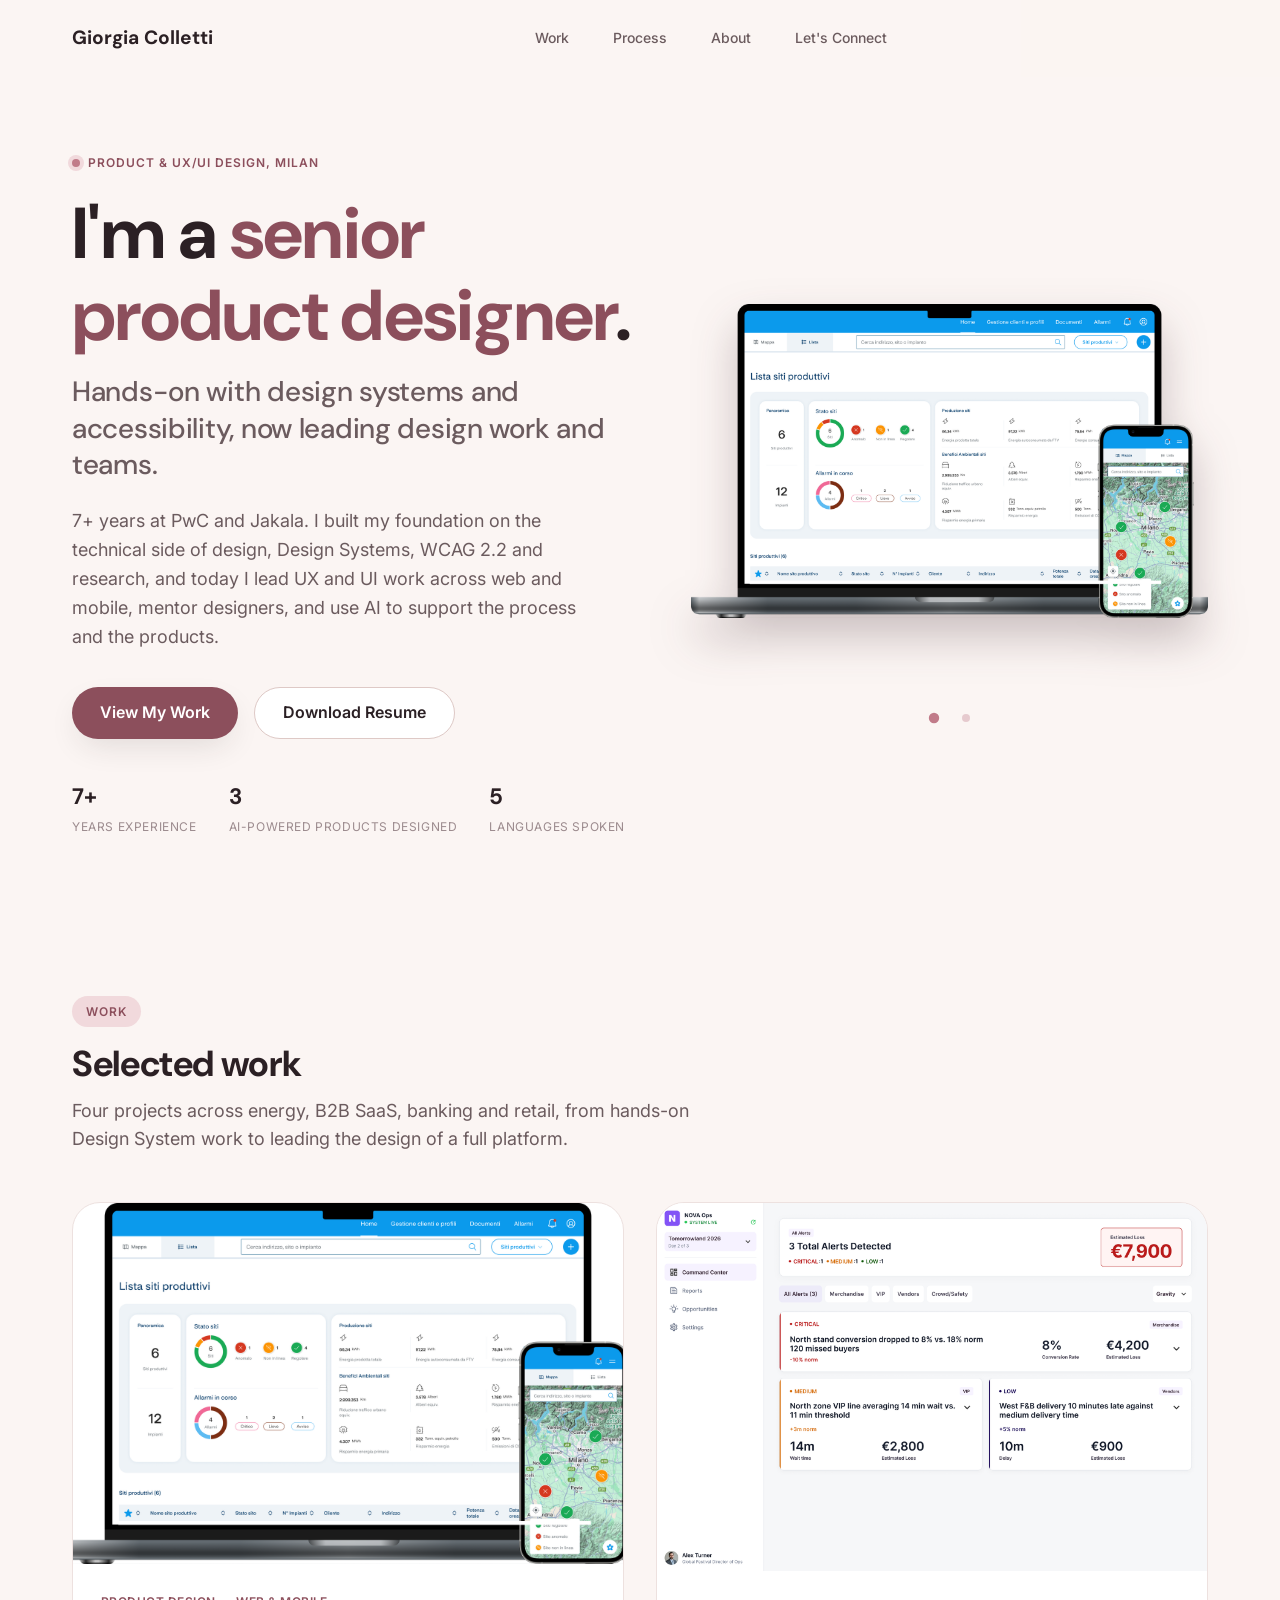
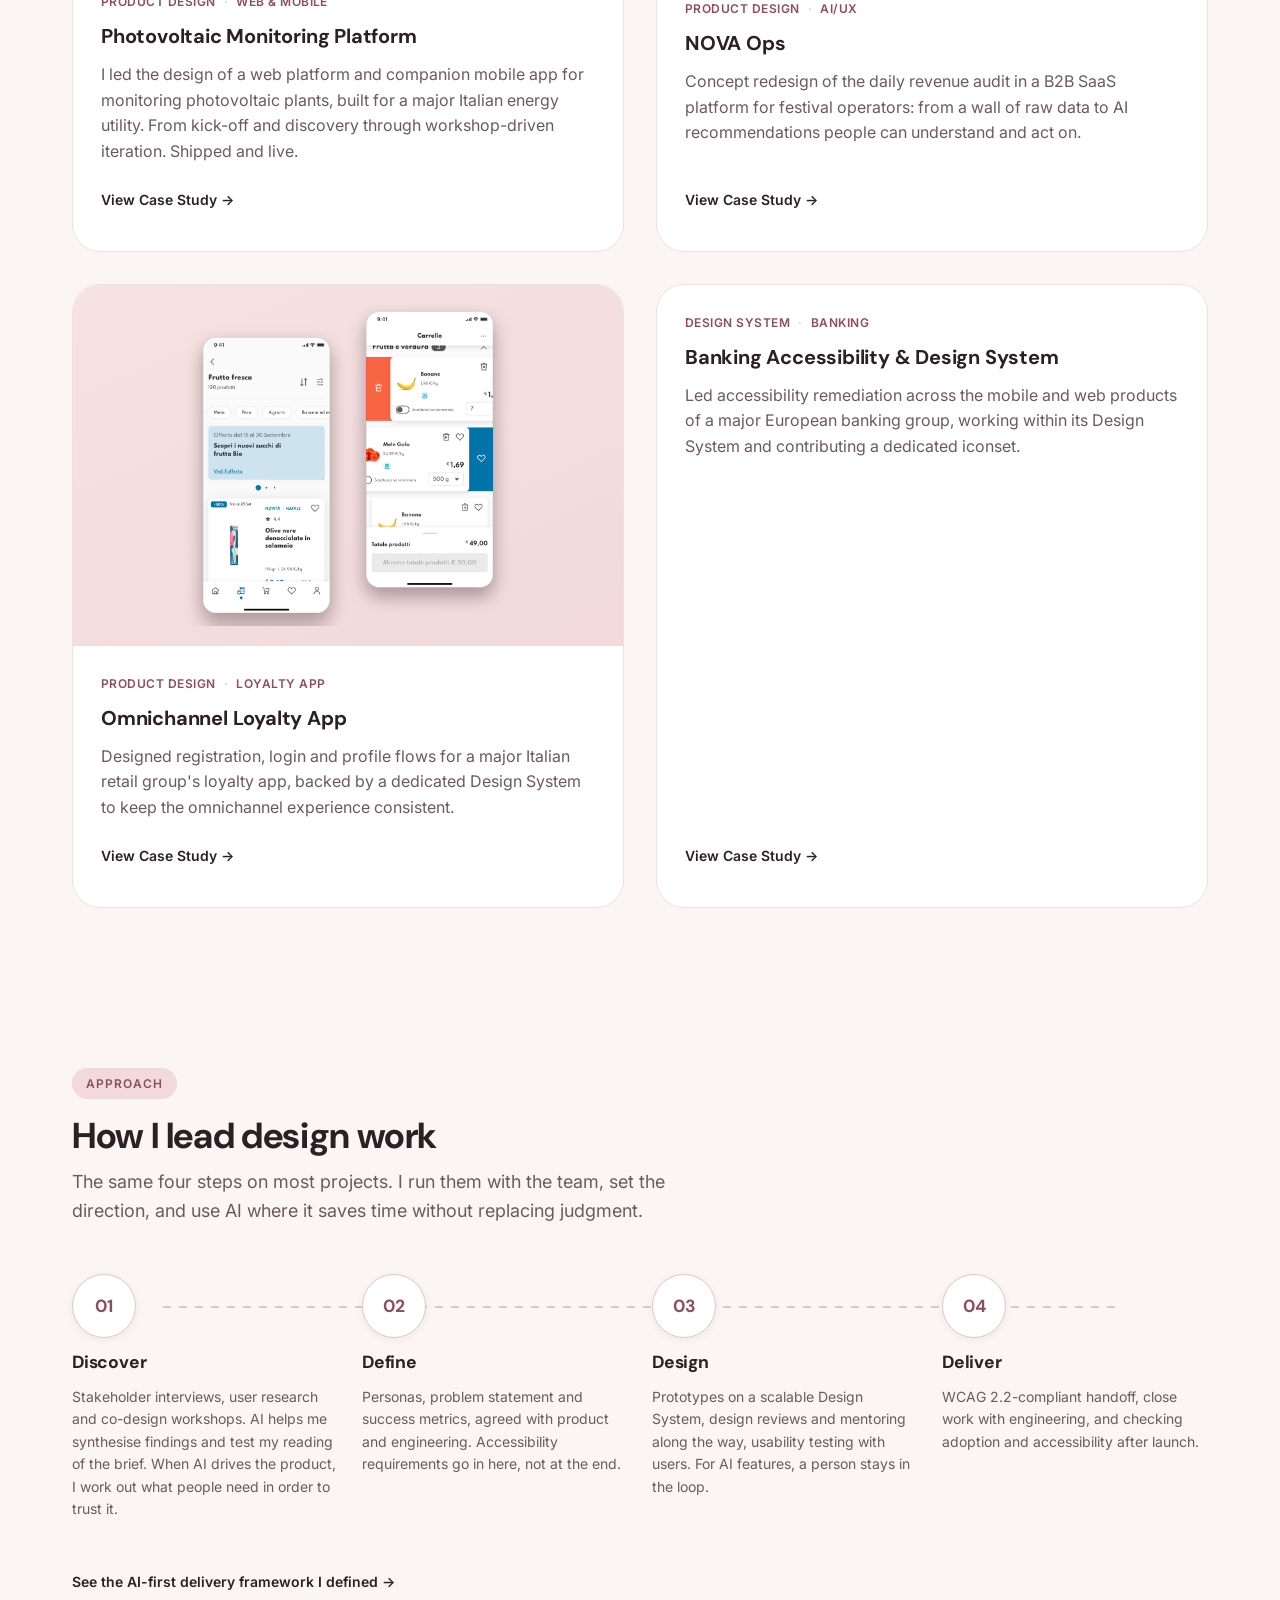
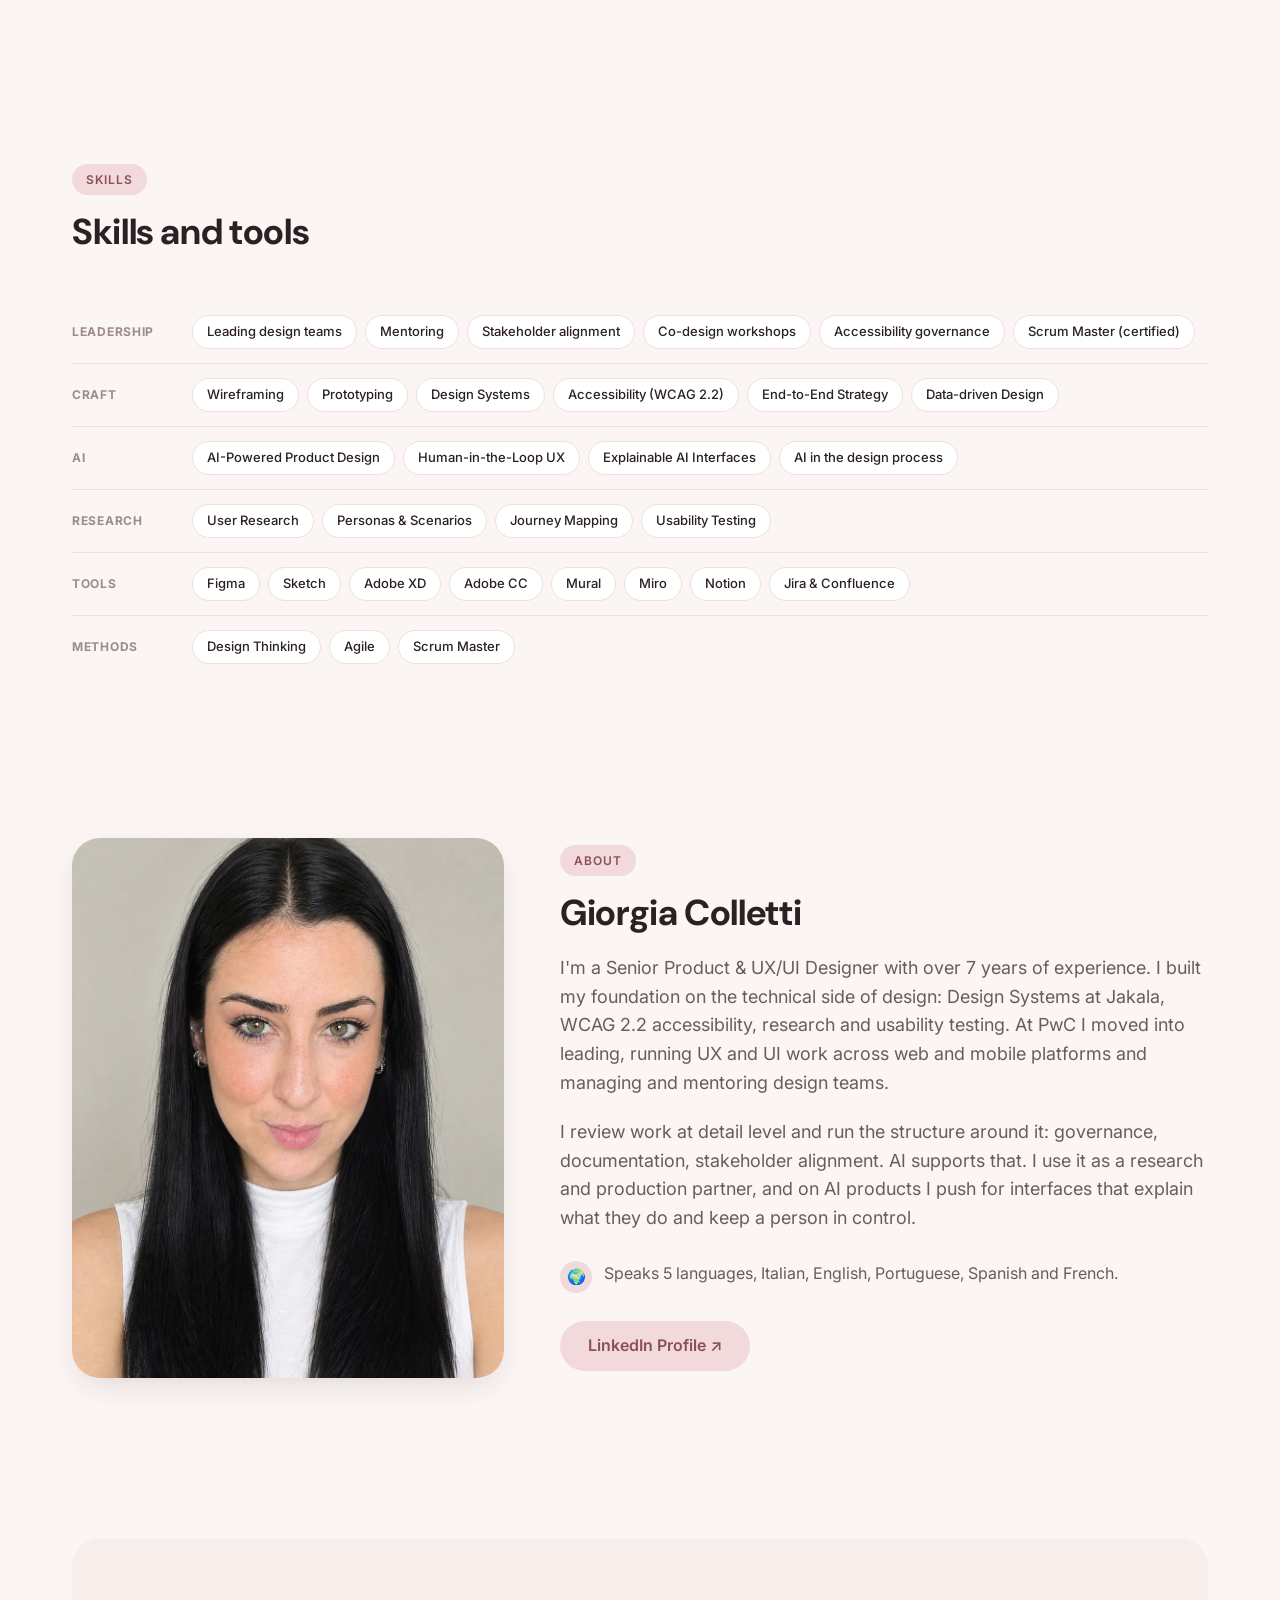
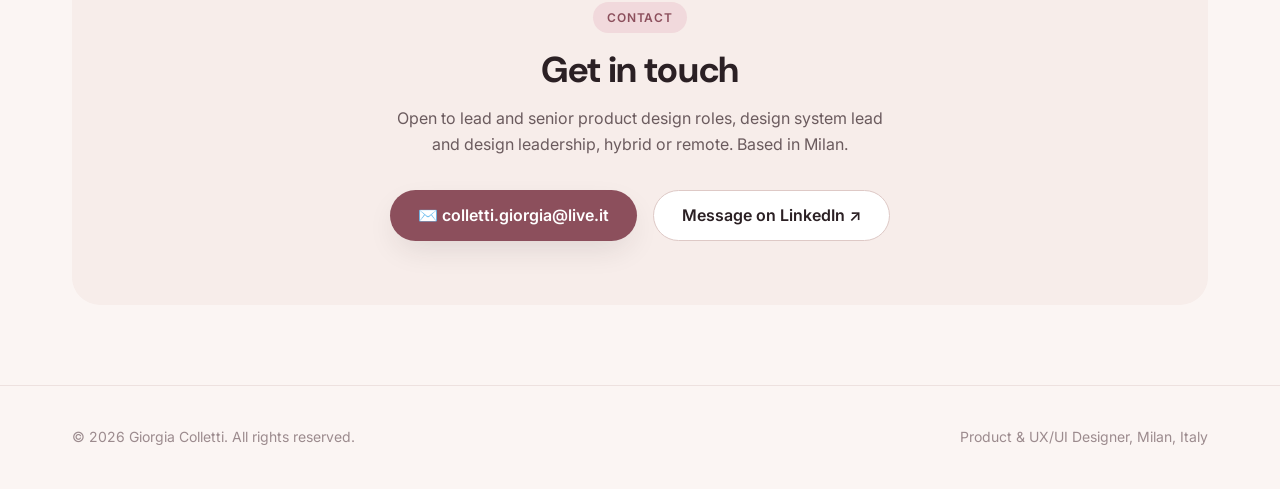
<file: index.html>
<!doctype html>
<html lang="en">
<head>
<meta charset="UTF-8">
<meta name="viewport" content="width=device-width, initial-scale=1.0">
<title>Giorgia Colletti — Senior Product &amp; UX/UI Designer</title>
<meta name="description" content="Giorgia Colletti, Senior Product &amp; UX/UI Designer with a technical foundation in Design Systems, accessibility and research, now leading design teams and AI-supported delivery at PwC.">
<link rel="preconnect" href="https://fonts.googleapis.com">
<link rel="preconnect" href="https://fonts.gstatic.com" crossorigin>
<link href="https://fonts.googleapis.com/css2?family=DM+Sans:wght@500;700;800&family=Inter:wght@400;500;600;700&display=swap" rel="stylesheet">
<link rel="stylesheet" href="css/styles.css">
</head>
<body>

<!-- ==========================================================================
     NAVIGATION
     ========================================================================== -->
<header class="navbar" id="navbar">
  <div class="container navbar-inner">
    <a href="#home" class="logo">
      Giorgia Colletti
    </a>

    <nav class="nav-links" id="navLinks">
      <a href="#work">Work</a>
      <a href="#process">Process</a>
      <a href="#about">About</a>
      <a href="#contact">Let's Connect</a>
    </nav>

    <div class="nav-actions">
      <button class="nav-toggle" id="navToggle" aria-label="Toggle menu" aria-expanded="false" aria-controls="navLinks">
        <span></span>
      </button>
    </div>
  </div>
</header>

<main id="home">

  <!-- ==========================================================================
       HERO
       ========================================================================== -->
  <section class="hero">
    <div class="container hero-grid">
      <div class="hero-copy reveal">
        <div class="hero-eyebrow"><span class="dot"></span> Product &amp; UX/UI Design, Milan</div>
        <h1>I'm a <em>senior product designer</em>.<span class="hero-h1-sub">Hands-on with design systems and accessibility, now leading design work and teams.</span></h1>
        <p class="hero-subtitle">
          7+ years at PwC and Jakala. I built my foundation on the technical side of design,
          Design Systems, WCAG 2.2 and research, and today I lead UX and UI work across web and
          mobile, mentor designers, and use AI to support the process and the products.
        </p>
        <div class="hero-ctas">
          <a href="#work" class="btn btn-primary">View My Work</a>
          <a href="assets/Giorgia-Colletti-Resume.pdf" class="btn btn-secondary" id="resumeLink" download>Download Resume</a>
        </div>
        <div class="hero-meta">
          <div><strong>7+</strong><span>Years Experience</span></div>
          <div><strong>3</strong><span>AI-Powered Products Designed</span></div>
          <div><strong>5</strong><span>Languages Spoken</span></div>
        </div>
      </div>

      <div class="hero-visual reveal">
        <div class="hero-panel" id="heroCarousel" aria-roledescription="carousel" aria-label="Selected projects">
          <a class="hero-slide is-active" href="work/photovoltaic-monitoring-platform.html" aria-label="Photovoltaic Monitoring Platform, view case study">
            <img class="hero-shot-pv" src="assets/img/photovoltaic-platform-cover.png" alt="Photovoltaic Monitoring Platform on laptop and phone">
          </a>
          <a class="hero-slide" href="work/nova-ops.html" aria-label="NOVA Ops, view case study">
            <figure class="hero-shot">
              <div class="shot-bar"><i></i><i></i><i></i></div>
              <img src="assets/img/nova-command-center.png" alt="NOVA Ops Command Center screen">
            </figure>
          </a>
          <div class="hero-dots" role="tablist" aria-label="Choose project">
            <button type="button" class="is-active" aria-label="Show Photovoltaic Monitoring Platform"></button>
            <button type="button" aria-label="Show NOVA Ops"></button>
          </div>
        </div>
      </div>
    </div>
  </section>

  <!-- ==========================================================================
       SELECTED WORK
       ========================================================================== -->
  <section id="work">
    <div class="container">
      <div class="section-head reveal">
        <div class="eyebrow">Work</div>
        <h2>Selected work</h2>
        <p>Four projects across energy, B2B SaaS, banking and retail, from hands-on Design System work to leading the design of a full platform.</p>
      </div>

      <div class="work-grid">

        <article class="work-card reveal">
          <div class="work-thumb">
            <img src="assets/img/photovoltaic-platform-cover.png" alt="Photovoltaic Monitoring Platform shown on desktop and mobile" style="width:100%;height:100%;object-fit:cover;">
          </div>
          <div class="work-body">
            <div class="work-tags"><span>Product Design</span><span>Web &amp; Mobile</span></div>
            <h3>Photovoltaic Monitoring Platform</h3>
            <p class="work-desc">I led the design of a web platform and companion mobile app for monitoring photovoltaic plants, built for a major Italian energy utility. From kick-off and discovery through workshop-driven iteration. Shipped and live.</p>
            <a href="work/photovoltaic-monitoring-platform.html" class="work-link">View Case Study →</a>
          </div>
        </article>

        <article class="work-card reveal">
          <div class="work-thumb">
            <img src="assets/img/nova-command-center.png" alt="NOVA Ops Command Center screen showing prioritized alerts and today's estimated loss" style="width:100%;height:100%;object-fit:cover;">
          </div>
          <div class="work-body">
            <div class="work-tags"><span>Product Design</span><span>AI/UX</span></div>
            <h3>NOVA Ops</h3>
            <p class="work-desc">Concept redesign of the daily revenue audit in a B2B SaaS platform for festival operators: from a wall of raw data to AI recommendations people can understand and act on.</p>
            <a href="work/nova-ops.html" class="work-link">View Case Study →</a>
          </div>
        </article>

        <article class="work-card reveal">
          <div class="work-thumb is-contain">
            <img src="assets/img/retail-loyalty-hero.png" alt="Two screens of the loyalty app: category page and cart">
          </div>
          <div class="work-body">
            <div class="work-tags"><span>Product Design</span><span>Loyalty App</span></div>
            <h3>Omnichannel Loyalty App</h3>
            <p class="work-desc">Designed registration, login and profile flows for a major Italian retail group's loyalty app, backed by a dedicated Design System to keep the omnichannel experience consistent.</p>
            <a href="work/retail-loyalty-app.html" class="work-link">View Case Study →</a>
          </div>
        </article>

        <article class="work-card reveal">
          <div class="work-body">
            <div class="work-tags"><span>Design System</span><span>Banking</span></div>
            <h3>Banking Accessibility &amp; Design System</h3>
            <p class="work-desc">Led accessibility remediation across the mobile and web products of a major European banking group, working within its Design System and contributing a dedicated iconset.</p>
            <a href="work/banking-accessibility-design-system.html" class="work-link">View Case Study →</a>
          </div>
        </article>

      </div>
    </div>
  </section>

  <!-- ==========================================================================
       DESIGN PROCESS
       ========================================================================== -->
  <section id="process">
    <div class="container">
      <div class="section-head reveal">
        <div class="eyebrow">Approach</div>
        <h2>How I lead design work</h2>
        <p>The same four steps on most projects. I run them with the team, set the direction, and use AI where it saves time without replacing judgment.</p>
      </div>

      <div class="process-track">
        <div class="process-step reveal">
          <div class="process-icon">01</div>
          <h3>Discover</h3>
          <p>Stakeholder interviews, user research and co-design workshops. AI helps me synthesise findings and test my reading of the brief. When AI drives the product, I work out what people need in order to trust it.</p>
        </div>
        <div class="process-step reveal">
          <div class="process-icon">02</div>
          <h3>Define</h3>
          <p>Personas, problem statement and success metrics, agreed with product and engineering. Accessibility requirements go in here, not at the end.</p>
        </div>
        <div class="process-step reveal">
          <div class="process-icon">03</div>
          <h3>Design</h3>
          <p>Prototypes on a scalable Design System, design reviews and mentoring along the way, usability testing with users. For AI features, a person stays in the loop.</p>
        </div>
        <div class="process-step reveal">
          <div class="process-icon">04</div>
          <h3>Deliver</h3>
          <p>WCAG 2.2-compliant handoff, close work with engineering, and checking adoption and accessibility after launch.</p>
        </div>
      </div>

      <p class="process-more reveal"><a href="work/ai-first-delivery-framework.html" class="work-link">See the AI-first delivery framework I defined →</a></p>
    </div>
  </section>

  <!-- ==========================================================================
       SKILLS & TOOLS
       ========================================================================== -->
  <section id="skills">
    <div class="container">
      <div class="section-head reveal">
        <div class="eyebrow">Skills</div>
        <h2>Skills and tools</h2>
      </div>

      <div class="skills-groups reveal">
        <div class="skills-row">
          <div class="skills-group-label">Leadership</div>
          <div class="chip-row">
            <span class="chip">Leading design teams</span>
            <span class="chip">Mentoring</span>
            <span class="chip">Stakeholder alignment</span>
            <span class="chip">Co-design workshops</span>
            <span class="chip">Accessibility governance</span>
            <span class="chip">Scrum Master (certified)</span>
          </div>
        </div>
        <div class="skills-row">
          <div class="skills-group-label">Craft</div>
          <div class="chip-row">
            <span class="chip">Wireframing</span>
            <span class="chip">Prototyping</span>
            <span class="chip">Design Systems</span>
            <span class="chip">Accessibility (WCAG 2.2)</span>
            <span class="chip">End-to-End Strategy</span>
            <span class="chip">Data-driven Design</span>
          </div>
        </div>
        <div class="skills-row">
          <div class="skills-group-label">AI</div>
          <div class="chip-row">
            <span class="chip">AI-Powered Product Design</span>
            <span class="chip">Human-in-the-Loop UX</span>
            <span class="chip">Explainable AI Interfaces</span>
            <span class="chip">AI in the design process</span>
          </div>
        </div>
        <div class="skills-row">
          <div class="skills-group-label">Research</div>
          <div class="chip-row">
            <span class="chip">User Research</span>
            <span class="chip">Personas &amp; Scenarios</span>
            <span class="chip">Journey Mapping</span>
            <span class="chip">Usability Testing</span>
          </div>
        </div>
        <div class="skills-row">
          <div class="skills-group-label">Tools</div>
          <div class="chip-row">
            <span class="chip">Figma</span>
            <span class="chip">Sketch</span>
            <span class="chip">Adobe XD</span>
            <span class="chip">Adobe CC</span>
            <span class="chip">Mural</span>
            <span class="chip">Miro</span>
            <span class="chip">Notion</span>
            <span class="chip">Jira &amp; Confluence</span>
          </div>
        </div>
        <div class="skills-row">
          <div class="skills-group-label">Methods</div>
          <div class="chip-row">
            <span class="chip">Design Thinking</span>
            <span class="chip">Agile</span>
            <span class="chip">Scrum Master</span>
          </div>
        </div>
      </div>
    </div>
  </section>

  <!-- ==========================================================================
       ABOUT
       ========================================================================== -->
  <section id="about">
    <div class="container about-grid">
      <div class="about-photo reveal">
        <img src="assets/img/giorgia-colletti.jpg" alt="Portrait of Giorgia Colletti" loading="lazy">
      </div>

      <div class="about-bio reveal">
        <div class="eyebrow">About</div>
        <h2 style="font-size: var(--fs-h2); margin-bottom: 20px;">Giorgia Colletti</h2>
        <p>
          I'm a Senior Product &amp; UX/UI Designer with over 7 years of experience. I built
          my foundation on the technical side of design: Design Systems at Jakala, WCAG 2.2
          accessibility, research and usability testing. At PwC I moved into leading, running
          UX and UI work across web and mobile platforms and managing and mentoring design teams.
        </p>
        <p>
          I review work at detail level and run the structure around it: governance, documentation, stakeholder alignment. AI supports that. I use it as a research and production partner, and on AI products I push for interfaces that explain what they do and keep a person in control.
        </p>

        <div class="fun-facts">
          <div class="fun-fact">
            <span class="fact-icon">🌍</span>
            <span>Speaks 5 languages, Italian, English, Portuguese, Spanish and French.</span>
          </div>
        </div>

        <div class="about-links">
          <a href="https://www.linkedin.com/in/giorgiacolletti/" target="_blank" rel="noopener" class="btn btn-ghost">LinkedIn Profile ↗</a>
        </div>
      </div>
    </div>
  </section>

  <!-- ==========================================================================
       CONTACT
       ========================================================================== -->
  <section id="contact">
    <div class="container">
      <div class="contact-section reveal">
        <div class="contact-grid is-single">
          <div class="contact-info">
            <div class="eyebrow">Contact</div>
            <h2>Get in touch</h2>
            <p>Open to lead and senior product design roles, design system lead and design leadership, hybrid or remote. Based in Milan.</p>

            <div class="contact-ctas">
              <a href="mailto:colletti.giorgia@live.it" class="btn btn-primary">✉️ colletti.giorgia@live.it</a>
              <a href="https://www.linkedin.com/in/giorgiacolletti/" target="_blank" rel="noopener" class="btn btn-secondary">Message on LinkedIn ↗</a>
            </div>
          </div>
        </div>
      </div>
    </div>
  </section>

</main>

<footer>
  <div class="container footer-inner">
    <span>© <span id="year"></span> Giorgia Colletti. All rights reserved.</span>
    <span>Product &amp; UX/UI Designer, Milan, Italy</span>
  </div>
</footer>

<script src="js/main.js"></script>
</body>
</html>
</file>
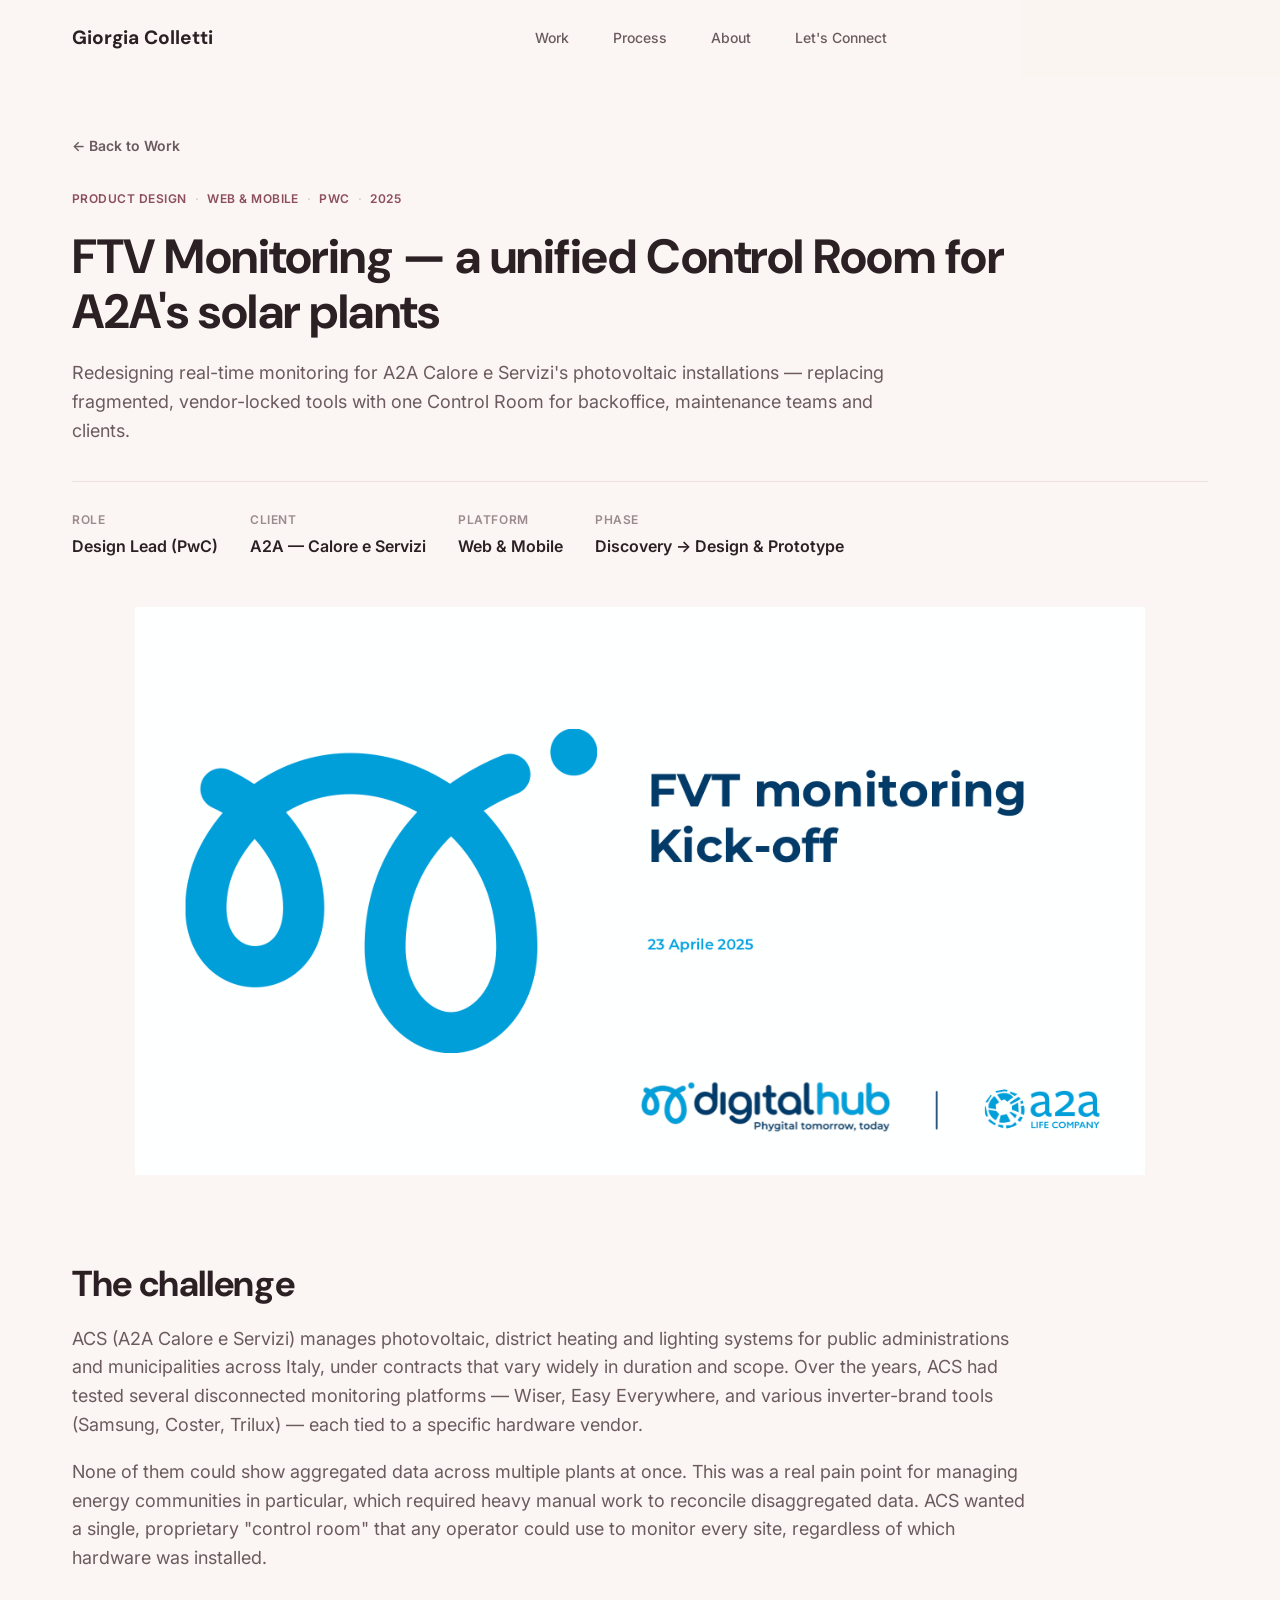
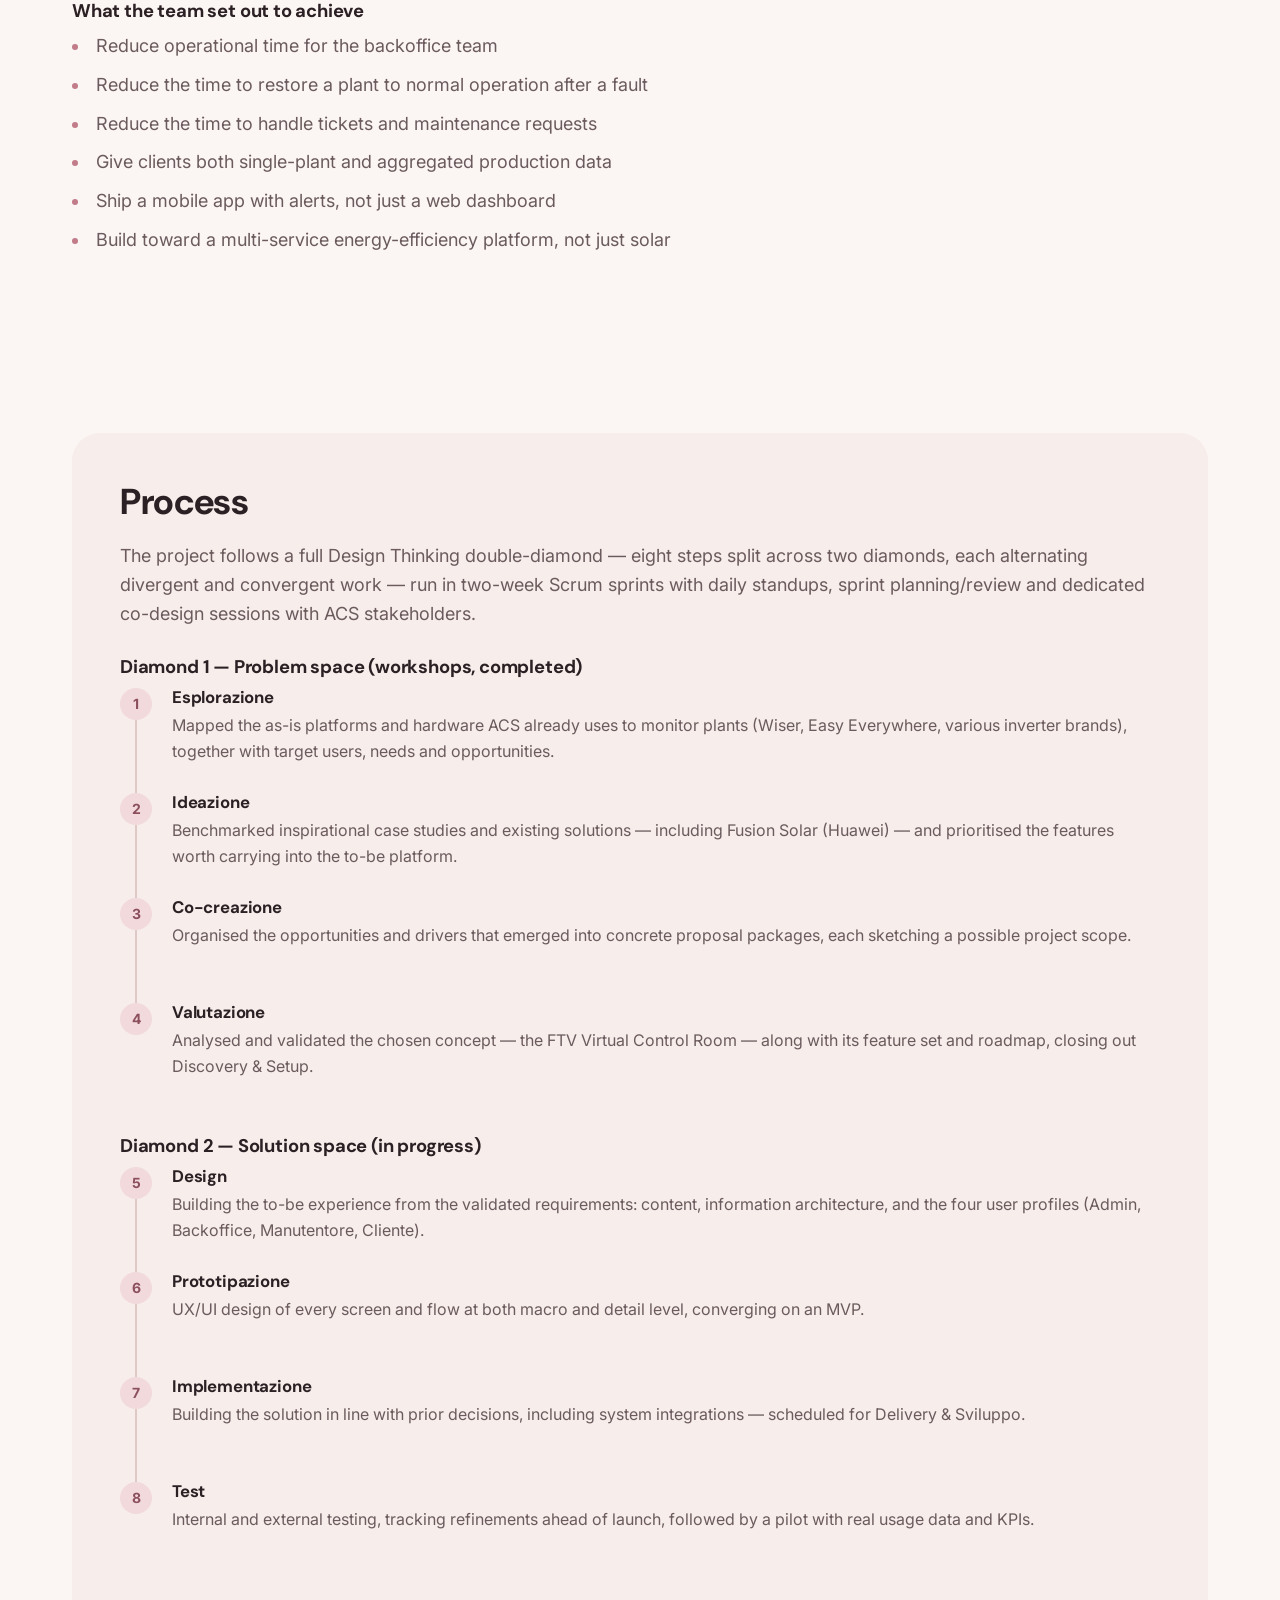
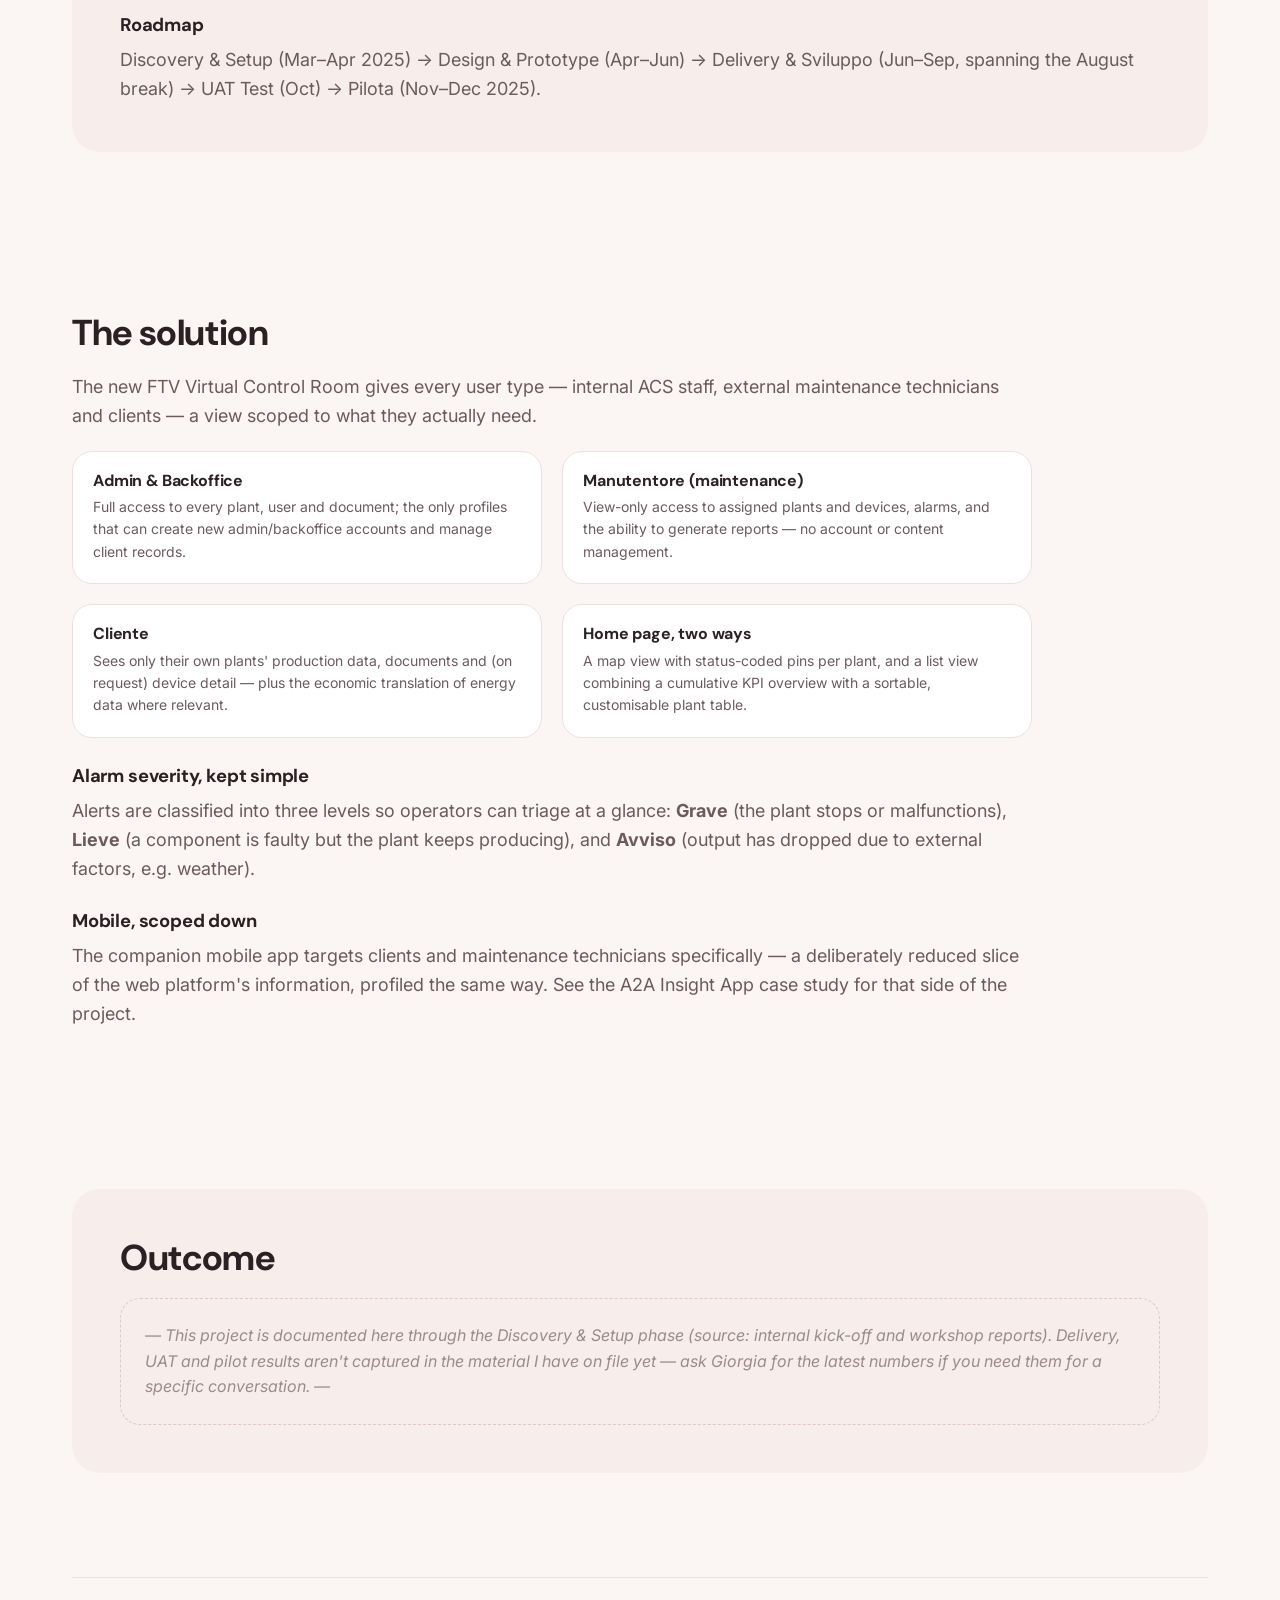
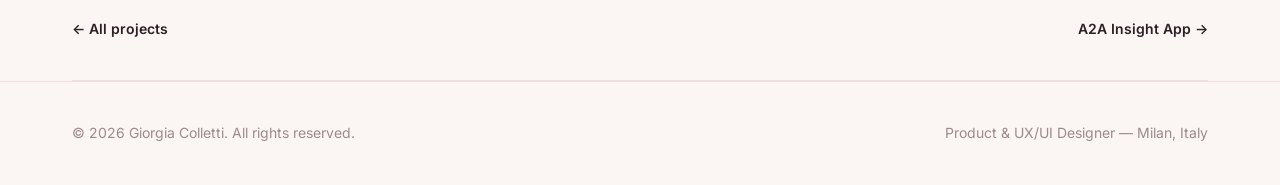
<file: work/a2a-ftv-monitoring.html>
<!doctype html>
<html lang="en">
<head>
<meta charset="UTF-8">
<meta name="viewport" content="width=device-width, initial-scale=1.0">
<title>FTV Monitoring — A2A Case Study | Giorgia Colletti</title>
<meta name="description" content="Redesigning real-time photovoltaic monitoring for A2A Calore e Servizi — a unified Control Room for operators, maintenance teams and clients.">
<link rel="preconnect" href="https://fonts.googleapis.com">
<link rel="preconnect" href="https://fonts.gstatic.com" crossorigin>
<link href="https://fonts.googleapis.com/css2?family=DM+Sans:wght@500;700;800&family=Inter:wght@400;500;600;700&display=swap" rel="stylesheet">
<link rel="stylesheet" href="../css/styles.css">
</head>
<body>

<header class="navbar" id="navbar">
  <div class="container navbar-inner">
    <a href="../index.html#home" class="logo">Giorgia Colletti</a>
    <nav class="nav-links" id="navLinks">
      <a href="../index.html#work">Work</a>
      <a href="../index.html#process">Process</a>
      <a href="../index.html#about">About</a>
      <a href="../index.html#contact">Let's Connect</a>
    </nav>
    <div class="nav-actions">
      <button class="nav-toggle" id="navToggle" aria-label="Toggle menu" aria-expanded="false" aria-controls="navLinks">
        <span></span>
      </button>
    </div>
  </div>
</header>

<main>
  <section class="case-hero">
    <div class="container">
      <a href="../index.html#work" class="back-link">← Back to Work</a>
      <div class="case-tags"><span>Product Design</span><span>Web &amp; Mobile</span><span>PwC</span><span>2025</span></div>
      <h1>FTV Monitoring — a unified Control Room for A2A's solar plants</h1>
      <p class="case-subtitle">
        Redesigning real-time monitoring for A2A Calore e Servizi's photovoltaic installations —
        replacing fragmented, vendor-locked tools with one Control Room for backoffice, maintenance
        teams and clients.
      </p>
      <div class="case-meta-row">
        <div><span class="label">Role</span><span class="value">Design Lead (PwC)</span></div>
        <div><span class="label">Client</span><span class="value">A2A — Calore e Servizi</span></div>
        <div><span class="label">Platform</span><span class="value">Web &amp; Mobile</span></div>
        <div><span class="label">Phase</span><span class="value">Discovery → Design &amp; Prototype</span></div>
      </div>
    </div>
  </section>

  <div class="container">
    <div class="case-hero-image reveal">
      <img src="../assets/img/a2a-ftv-monitoring-cover.png" alt="FTV Monitoring project cover">
    </div>
  </div>

  <section>
    <div class="container">
      <div class="case-block reveal">
        <h2>The challenge</h2>
        <p>
          ACS (A2A Calore e Servizi) manages photovoltaic, district heating and lighting systems for
          public administrations and municipalities across Italy, under contracts that vary widely in
          duration and scope. Over the years, ACS had tested several disconnected monitoring platforms
          — Wiser, Easy Everywhere, and various inverter-brand tools (Samsung, Coster, Trilux) — each
          tied to a specific hardware vendor.
        </p>
        <p>
          None of them could show aggregated data across multiple plants at once. This was a real pain
          point for managing energy communities in particular, which required heavy manual work to
          reconcile disaggregated data. ACS wanted a single, proprietary "control room" that any
          operator could use to monitor every site, regardless of which hardware was installed.
        </p>
        <h3>What the team set out to achieve</h3>
        <ul>
          <li>Reduce operational time for the backoffice team</li>
          <li>Reduce the time to restore a plant to normal operation after a fault</li>
          <li>Reduce the time to handle tickets and maintenance requests</li>
          <li>Give clients both single-plant and aggregated production data</li>
          <li>Ship a mobile app with alerts, not just a web dashboard</li>
          <li>Build toward a multi-service energy-efficiency platform, not just solar</li>
        </ul>
      </div>
    </div>
  </section>

  <section>
    <div class="container">
      <div class="case-block alt-bg reveal">
        <h2>Process</h2>
        <p>
          The project follows a full Design Thinking double-diamond — eight steps split across two
          diamonds, each alternating divergent and convergent work — run in two-week Scrum sprints with
          daily standups, sprint planning/review and dedicated co-design sessions with ACS stakeholders.
        </p>

        <h3>Diamond 1 — Problem space (workshops, completed)</h3>
        <div class="process-timeline">
          <div class="timeline-step">
            <div class="timeline-dot">1</div>
            <div>
              <h4>Esplorazione</h4>
              <p>Mapped the as-is platforms and hardware ACS already uses to monitor plants (Wiser, Easy
              Everywhere, various inverter brands), together with target users, needs and opportunities.</p>
            </div>
          </div>
          <div class="timeline-step">
            <div class="timeline-dot">2</div>
            <div>
              <h4>Ideazione</h4>
              <p>Benchmarked inspirational case studies and existing solutions — including Fusion Solar
              (Huawei) — and prioritised the features worth carrying into the to-be platform.</p>
            </div>
          </div>
          <div class="timeline-step">
            <div class="timeline-dot">3</div>
            <div>
              <h4>Co-creazione</h4>
              <p>Organised the opportunities and drivers that emerged into concrete proposal packages,
              each sketching a possible project scope.</p>
            </div>
          </div>
          <div class="timeline-step">
            <div class="timeline-dot">4</div>
            <div>
              <h4>Valutazione</h4>
              <p>Analysed and validated the chosen concept — the FTV Virtual Control Room — along with
              its feature set and roadmap, closing out Discovery &amp; Setup.</p>
            </div>
          </div>
        </div>

        <h3>Diamond 2 — Solution space (in progress)</h3>
        <div class="process-timeline">
          <div class="timeline-step">
            <div class="timeline-dot">5</div>
            <div>
              <h4>Design</h4>
              <p>Building the to-be experience from the validated requirements: content, information
              architecture, and the four user profiles (Admin, Backoffice, Manutentore, Cliente).</p>
            </div>
          </div>
          <div class="timeline-step">
            <div class="timeline-dot">6</div>
            <div>
              <h4>Prototipazione</h4>
              <p>UX/UI design of every screen and flow at both macro and detail level, converging on an
              MVP.</p>
            </div>
          </div>
          <div class="timeline-step">
            <div class="timeline-dot">7</div>
            <div>
              <h4>Implementazione</h4>
              <p>Building the solution in line with prior decisions, including system integrations —
              scheduled for Delivery &amp; Sviluppo.</p>
            </div>
          </div>
          <div class="timeline-step">
            <div class="timeline-dot">8</div>
            <div>
              <h4>Test</h4>
              <p>Internal and external testing, tracking refinements ahead of launch, followed by a
              pilot with real usage data and KPIs.</p>
            </div>
          </div>
        </div>

        <h3>Roadmap</h3>
        <p>
          Discovery &amp; Setup (Mar–Apr 2025) → Design &amp; Prototype (Apr–Jun) → Delivery &amp;
          Sviluppo (Jun–Sep, spanning the August break) → UAT Test (Oct) → Pilota (Nov–Dec 2025).
        </p>
      </div>
    </div>
  </section>

  <section>
    <div class="container">
      <div class="case-block reveal">
        <h2>The solution</h2>
        <p>
          The new FTV Virtual Control Room gives every user type — internal ACS staff, external
          maintenance technicians and clients — a view scoped to what they actually need.
        </p>

        <div class="role-grid">
          <div class="role-card">
            <h4>Admin &amp; Backoffice</h4>
            <p>Full access to every plant, user and document; the only profiles that can create new
            admin/backoffice accounts and manage client records.</p>
          </div>
          <div class="role-card">
            <h4>Manutentore (maintenance)</h4>
            <p>View-only access to assigned plants and devices, alarms, and the ability to generate
            reports — no account or content management.</p>
          </div>
          <div class="role-card">
            <h4>Cliente</h4>
            <p>Sees only their own plants' production data, documents and (on request) device detail —
            plus the economic translation of energy data where relevant.</p>
          </div>
          <div class="role-card">
            <h4>Home page, two ways</h4>
            <p>A map view with status-coded pins per plant, and a list view combining a cumulative KPI
            overview with a sortable, customisable plant table.</p>
          </div>
        </div>

        <h3>Alarm severity, kept simple</h3>
        <p>Alerts are classified into three levels so operators can triage at a glance: <strong>Grave</strong>
        (the plant stops or malfunctions), <strong>Lieve</strong> (a component is faulty but the plant
        keeps producing), and <strong>Avviso</strong> (output has dropped due to external factors, e.g.
        weather).</p>

        <h3>Mobile, scoped down</h3>
        <p>The companion mobile app targets clients and maintenance technicians specifically — a
        deliberately reduced slice of the web platform's information, profiled the same way. See the
        <a href="a2a-insight.html">A2A Insight App case study</a> for that side of the project.</p>
      </div>
    </div>
  </section>

  <section>
    <div class="container">
      <div class="case-block alt-bg reveal">
        <h2>Outcome</h2>
        <div class="outcome-block">
          — This project is documented here through the Discovery &amp; Setup phase (source: internal
          kick-off and workshop reports). Delivery, UAT and pilot results aren't captured in the
          material I have on file yet — ask Giorgia for the latest numbers if you need them for a
          specific conversation. —
        </div>
      </div>
    </div>
  </section>

  <div class="container">
    <div class="case-nav">
      <a href="../index.html#work">← All projects</a>
      <a href="a2a-insight.html">A2A Insight App →</a>
    </div>
  </div>
</main>

<footer>
  <div class="container footer-inner">
    <span>© <span id="year"></span> Giorgia Colletti. All rights reserved.</span>
    <span>Product &amp; UX/UI Designer — Milan, Italy</span>
  </div>
</footer>

<script src="../js/main.js"></script>
</body>
</html>
</file>
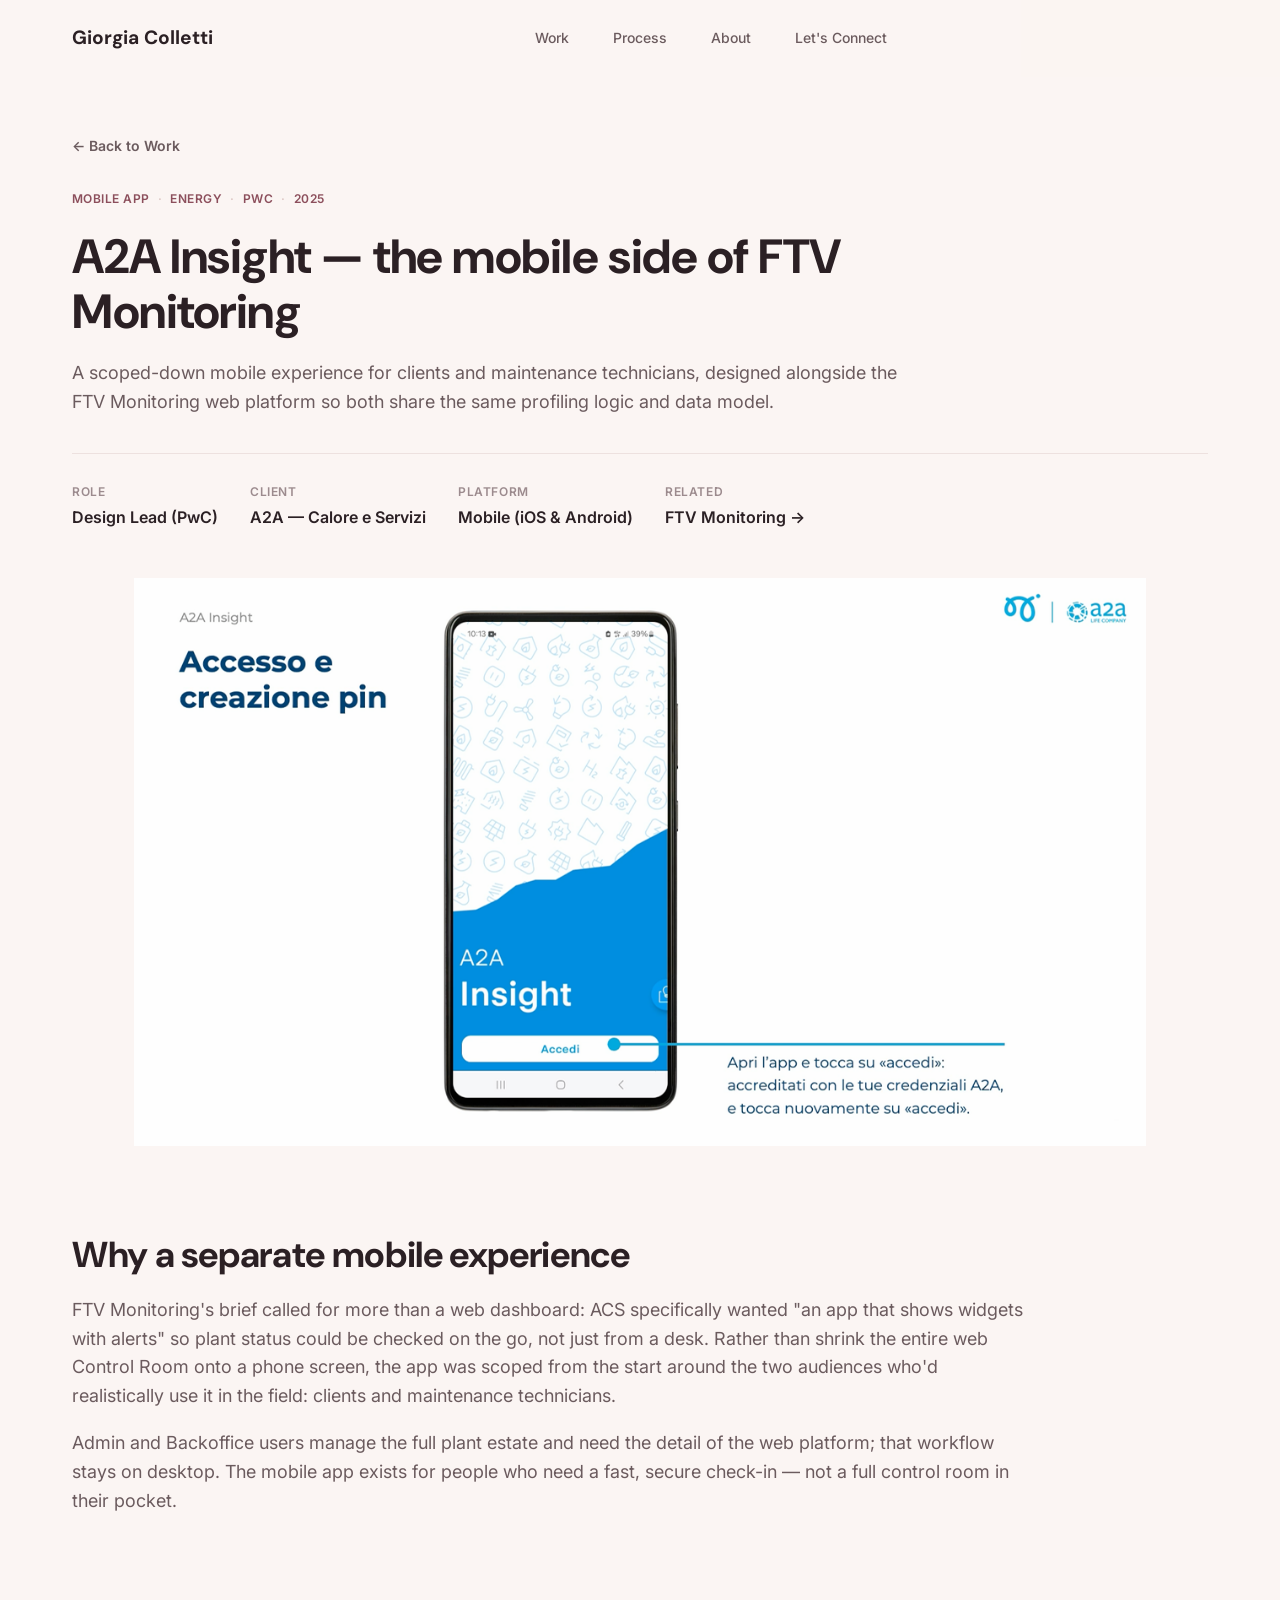
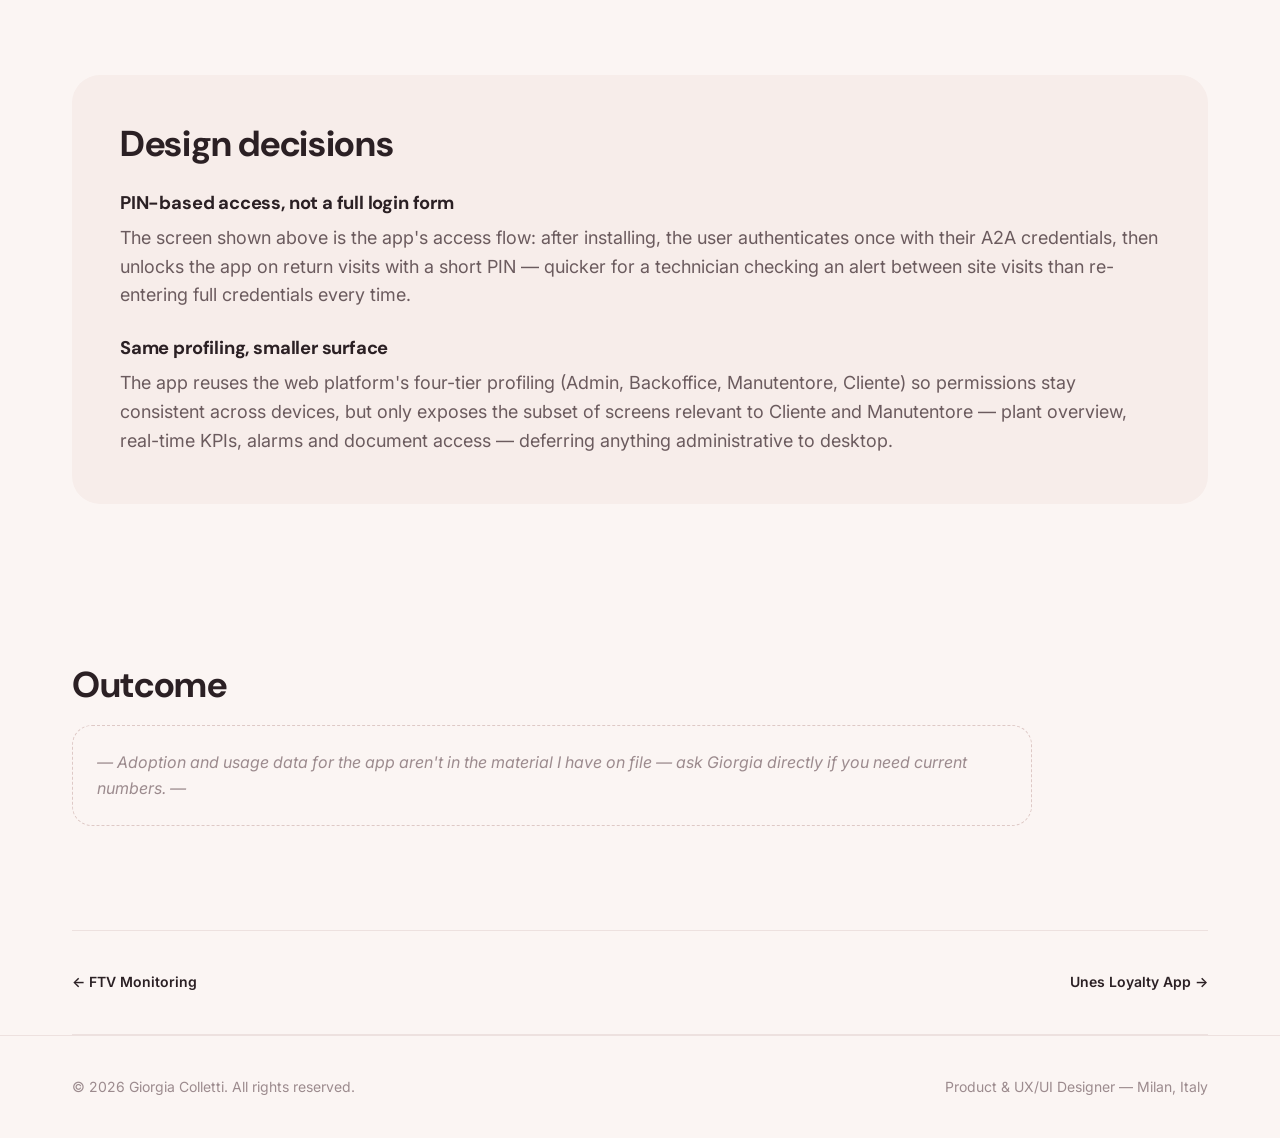
<file: work/a2a-insight.html>
<!doctype html>
<html lang="en">
<head>
<meta charset="UTF-8">
<meta name="viewport" content="width=device-width, initial-scale=1.0">
<title>A2A Insight App — Case Study | Giorgia Colletti</title>
<meta name="description" content="The mobile companion to FTV Monitoring — a scoped app for A2A clients and maintenance technicians.">
<link rel="preconnect" href="https://fonts.googleapis.com">
<link rel="preconnect" href="https://fonts.gstatic.com" crossorigin>
<link href="https://fonts.googleapis.com/css2?family=DM+Sans:wght@500;700;800&family=Inter:wght@400;500;600;700&display=swap" rel="stylesheet">
<link rel="stylesheet" href="../css/styles.css">
</head>
<body>

<header class="navbar" id="navbar">
  <div class="container navbar-inner">
    <a href="../index.html#home" class="logo">Giorgia Colletti</a>
    <nav class="nav-links" id="navLinks">
      <a href="../index.html#work">Work</a>
      <a href="../index.html#process">Process</a>
      <a href="../index.html#about">About</a>
      <a href="../index.html#contact">Let's Connect</a>
    </nav>
    <div class="nav-actions">
      <button class="nav-toggle" id="navToggle" aria-label="Toggle menu" aria-expanded="false" aria-controls="navLinks">
        <span></span>
      </button>
    </div>
  </div>
</header>

<main>
  <section class="case-hero">
    <div class="container">
      <a href="../index.html#work" class="back-link">← Back to Work</a>
      <div class="case-tags"><span>Mobile App</span><span>Energy</span><span>PwC</span><span>2025</span></div>
      <h1>A2A Insight — the mobile side of FTV Monitoring</h1>
      <p class="case-subtitle">
        A scoped-down mobile experience for clients and maintenance technicians, designed alongside
        the FTV Monitoring web platform so both share the same profiling logic and data model.
      </p>
      <div class="case-meta-row">
        <div><span class="label">Role</span><span class="value">Design Lead (PwC)</span></div>
        <div><span class="label">Client</span><span class="value">A2A — Calore e Servizi</span></div>
        <div><span class="label">Platform</span><span class="value">Mobile (iOS &amp; Android)</span></div>
        <div><span class="label">Related</span><span class="value"><a href="a2a-ftv-monitoring.html">FTV Monitoring →</a></span></div>
      </div>
    </div>
  </section>

  <div class="container">
    <div class="case-hero-image reveal">
      <img src="../assets/img/a2a-insight-app.png" alt="A2A Insight app — PIN-based login screen">
    </div>
  </div>

  <section>
    <div class="container">
      <div class="case-block reveal">
        <h2>Why a separate mobile experience</h2>
        <p>
          FTV Monitoring's brief called for more than a web dashboard: ACS specifically wanted "an
          app that shows widgets with alerts" so plant status could be checked on the go, not just from
          a desk. Rather than shrink the entire web Control Room onto a phone screen, the app was
          scoped from the start around the two audiences who'd realistically use it in the field:
          clients and maintenance technicians.
        </p>
        <p>
          Admin and Backoffice users manage the full plant estate and need the detail of the web
          platform; that workflow stays on desktop. The mobile app exists for people who need a fast,
          secure check-in — not a full control room in their pocket.
        </p>
      </div>
    </div>
  </section>

  <section>
    <div class="container">
      <div class="case-block alt-bg reveal">
        <h2>Design decisions</h2>
        <h3>PIN-based access, not a full login form</h3>
        <p>
          The screen shown above is the app's access flow: after installing, the user authenticates
          once with their A2A credentials, then unlocks the app on return visits with a short PIN —
          quicker for a technician checking an alert between site visits than re-entering full
          credentials every time.
        </p>
        <h3>Same profiling, smaller surface</h3>
        <p>
          The app reuses the web platform's four-tier profiling (Admin, Backoffice, Manutentore,
          Cliente) so permissions stay consistent across devices, but only exposes the subset of
          screens relevant to Cliente and Manutentore — plant overview, real-time KPIs, alarms and
          document access — deferring anything administrative to desktop.
        </p>
      </div>
    </div>
  </section>

  <section>
    <div class="container">
      <div class="case-block reveal">
        <h2>Outcome</h2>
        <div class="outcome-block">
          — Adoption and usage data for the app aren't in the material I have on file — ask Giorgia
          directly if you need current numbers. —
        </div>
      </div>
    </div>
  </section>

  <div class="container">
    <div class="case-nav">
      <a href="a2a-ftv-monitoring.html">← FTV Monitoring</a>
      <a href="unes-loyalty.html">Unes Loyalty App →</a>
    </div>
  </div>
</main>

<footer>
  <div class="container footer-inner">
    <span>© <span id="year"></span> Giorgia Colletti. All rights reserved.</span>
    <span>Product &amp; UX/UI Designer — Milan, Italy</span>
  </div>
</footer>

<script src="../js/main.js"></script>
</body>
</html>
</file>
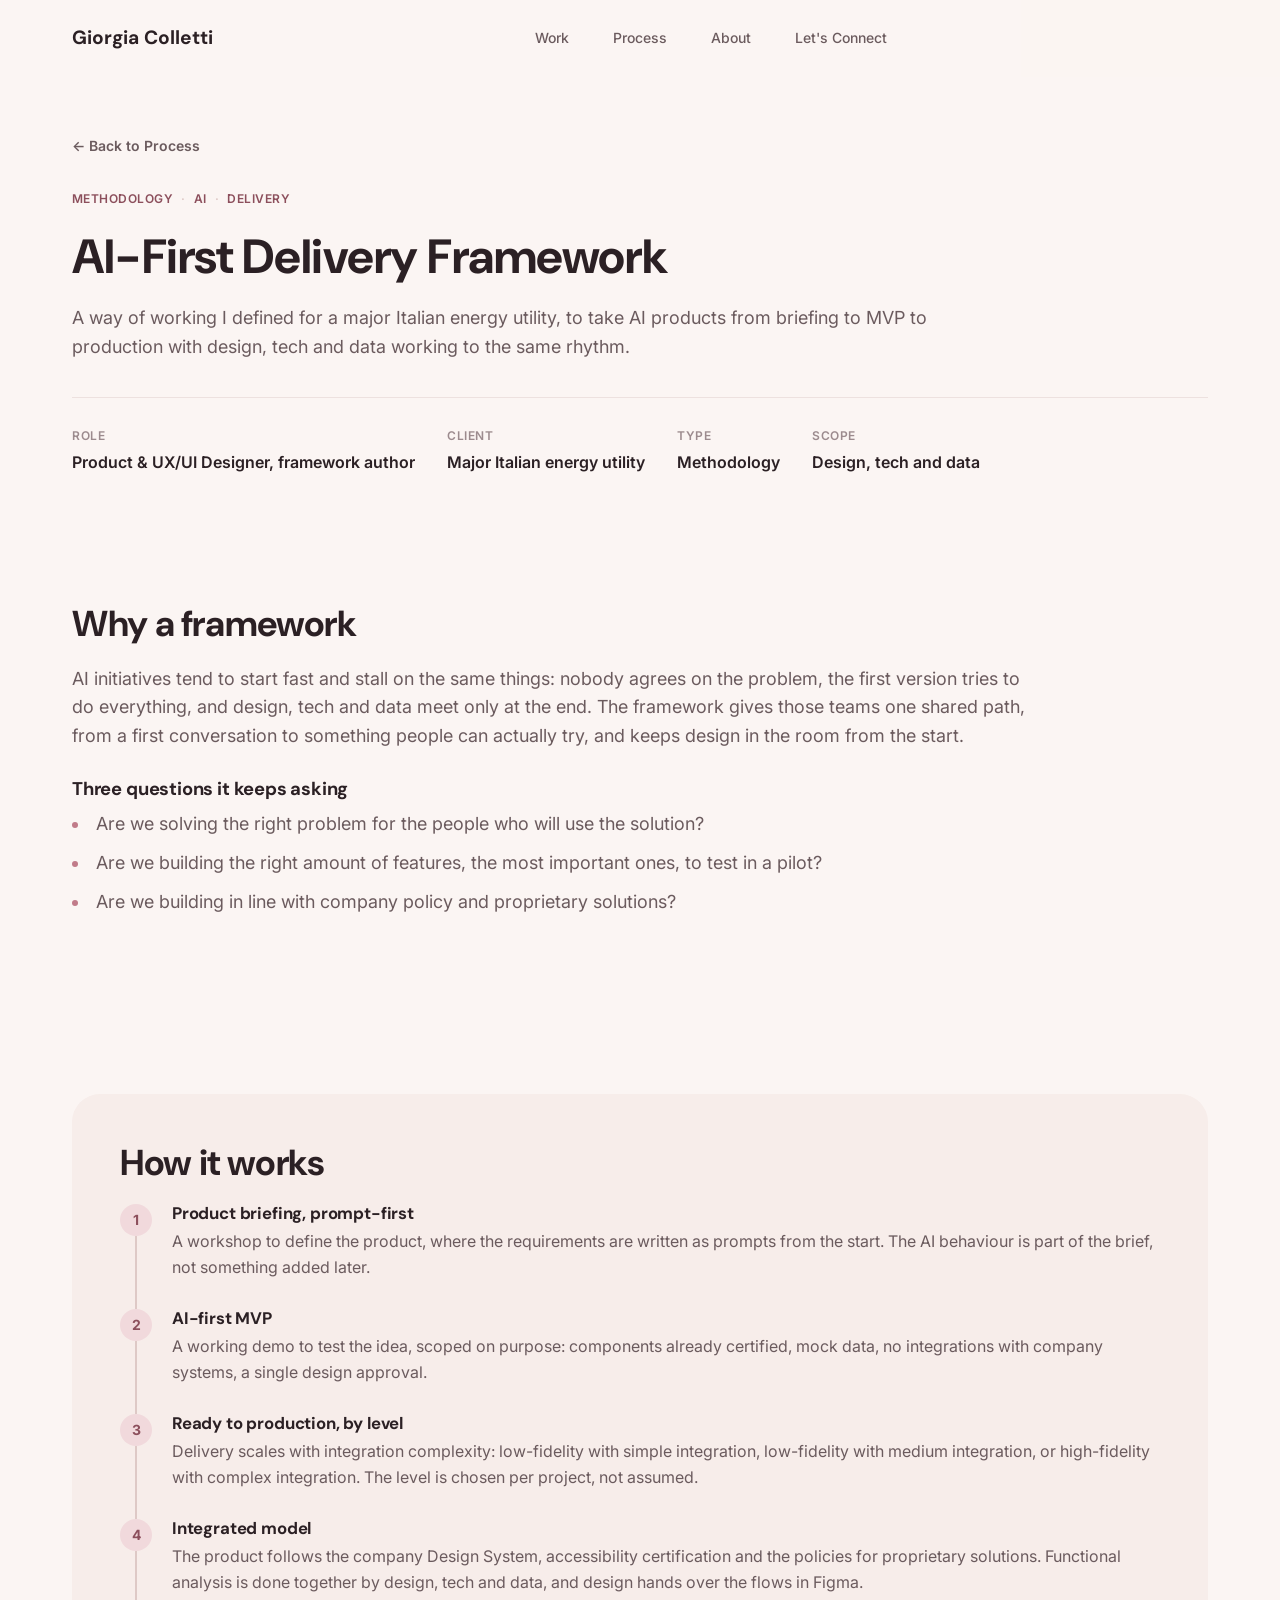
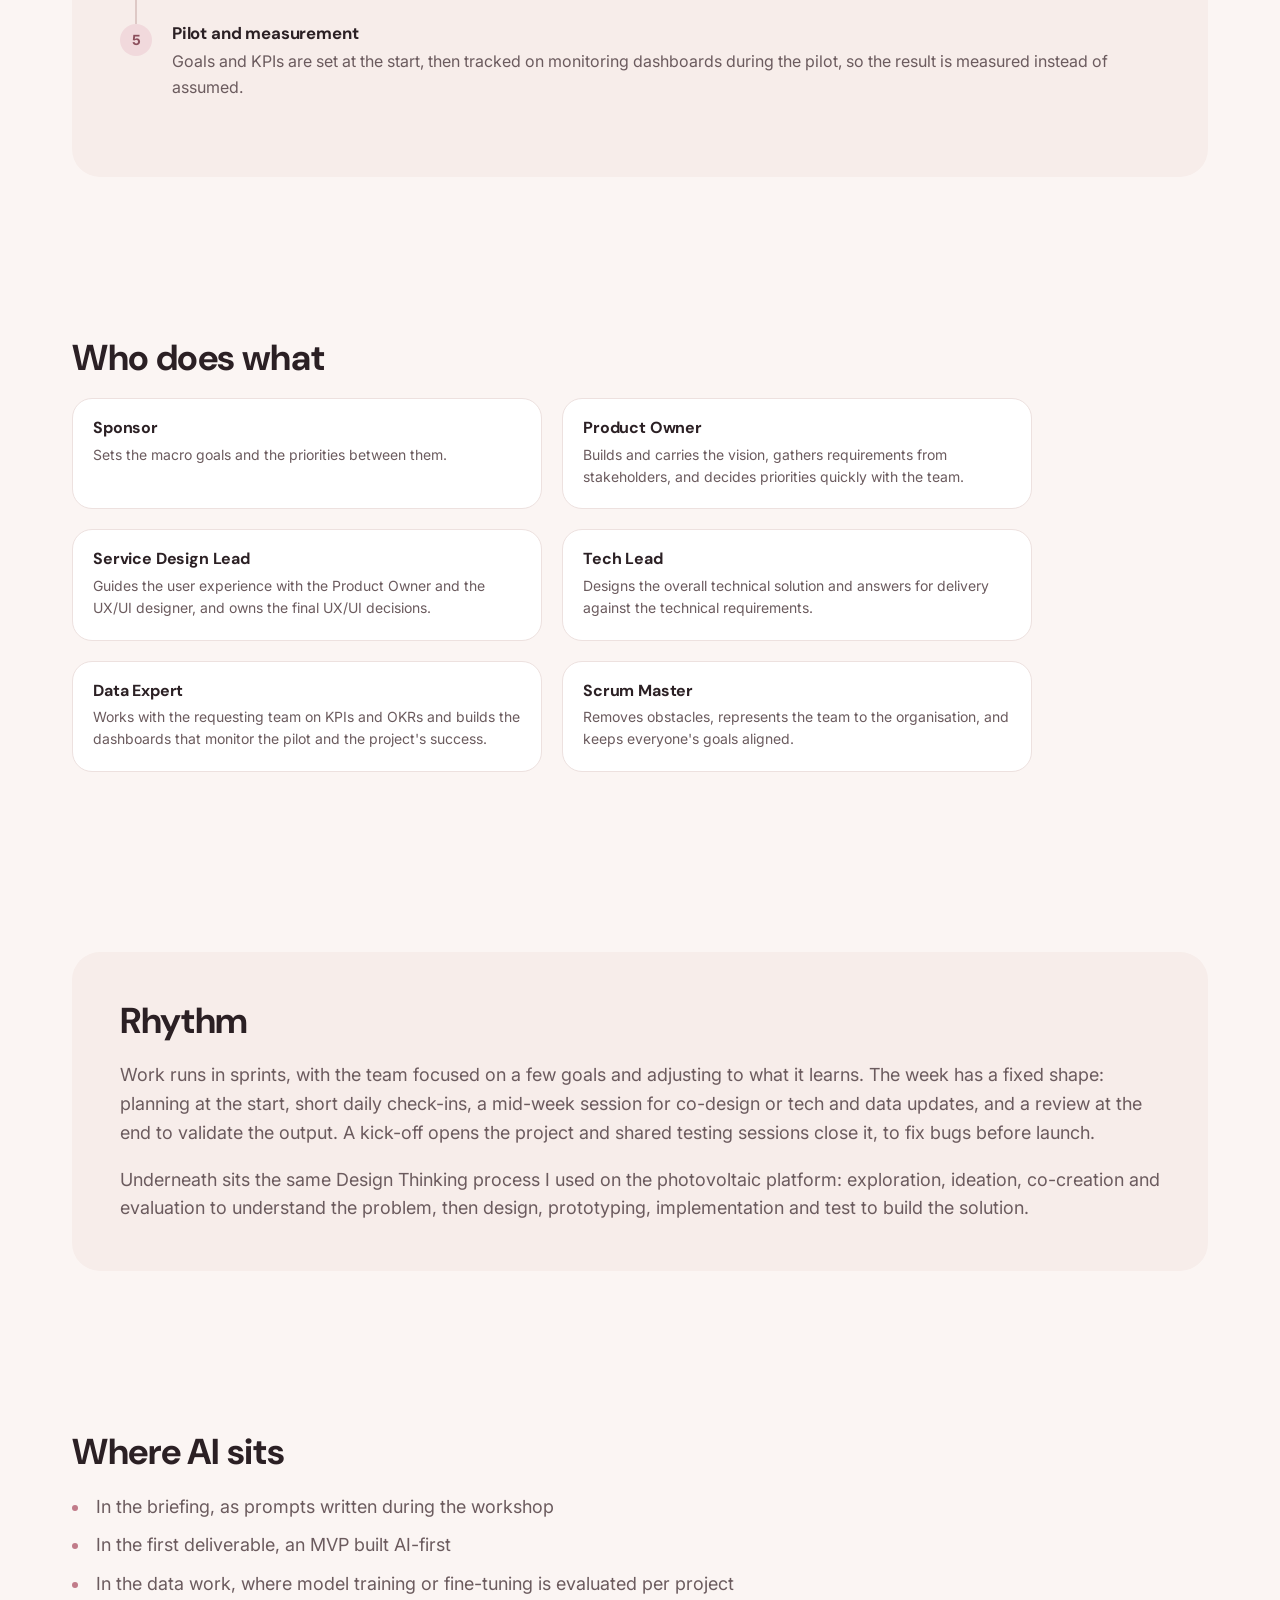
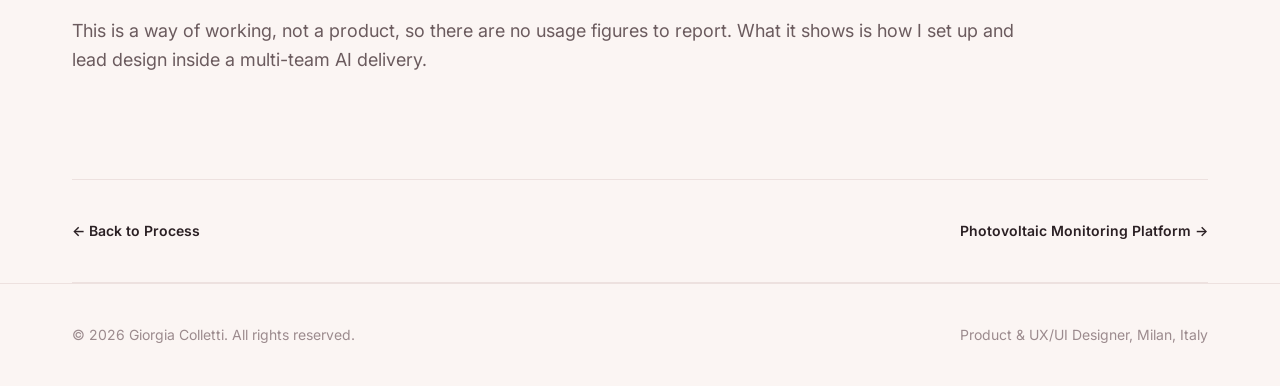
<file: work/ai-first-delivery-framework.html>
<!doctype html>
<html lang="en">
<head>
<meta charset="UTF-8">
<meta name="viewport" content="width=device-width, initial-scale=1.0">
<title>AI-First Delivery Framework | Giorgia Colletti</title>
<meta name="description" content="A delivery framework I defined for a major Italian energy utility: how design, tech and data take an AI product from briefing to MVP to production.">
<link rel="preconnect" href="https://fonts.googleapis.com">
<link rel="preconnect" href="https://fonts.gstatic.com" crossorigin>
<link href="https://fonts.googleapis.com/css2?family=DM+Sans:wght@500;700;800&family=Inter:wght@400;500;600;700&display=swap" rel="stylesheet">
<link rel="stylesheet" href="../css/styles.css">
</head>
<body>

<header class="navbar" id="navbar">
  <div class="container navbar-inner">
    <a href="../index.html#home" class="logo">Giorgia Colletti</a>
    <nav class="nav-links" id="navLinks">
      <a href="../index.html#work">Work</a>
      <a href="../index.html#process">Process</a>
      <a href="../index.html#about">About</a>
      <a href="../index.html#contact">Let's Connect</a>
    </nav>
    <div class="nav-actions">
      <button class="nav-toggle" id="navToggle" aria-label="Toggle menu" aria-expanded="false" aria-controls="navLinks">
        <span></span>
      </button>
    </div>
  </div>
</header>

<main>
  <section class="case-hero">
    <div class="container">
      <a href="../index.html#process" class="back-link">← Back to Process</a>
      <div class="case-tags"><span>Methodology</span><span>AI</span><span>Delivery</span></div>
      <h1>AI-First Delivery Framework</h1>
      <p class="case-subtitle">
        A way of working I defined for a major Italian energy utility, to take AI products from
        briefing to MVP to production with design, tech and data working to the same rhythm.
      </p>
      <div class="case-meta-row">
        <div><span class="label">Role</span><span class="value">Product &amp; UX/UI Designer, framework author</span></div>
        <div><span class="label">Client</span><span class="value">Major Italian energy utility</span></div>
        <div><span class="label">Type</span><span class="value">Methodology</span></div>
        <div><span class="label">Scope</span><span class="value">Design, tech and data</span></div>
      </div>
    </div>
  </section>

  <section>
    <div class="container">
      <div class="case-block reveal">
        <h2>Why a framework</h2>
        <p>
          AI initiatives tend to start fast and stall on the same things: nobody agrees on the
          problem, the first version tries to do everything, and design, tech and data meet only at
          the end. The framework gives those teams one shared path, from a first conversation to
          something people can actually try, and keeps design in the room from the start.
        </p>
        <h3>Three questions it keeps asking</h3>
        <ul>
          <li>Are we solving the right problem for the people who will use the solution?</li>
          <li>Are we building the right amount of features, the most important ones, to test in a pilot?</li>
          <li>Are we building in line with company policy and proprietary solutions?</li>
        </ul>
      </div>
    </div>
  </section>

  <section>
    <div class="container">
      <div class="case-block alt-bg reveal">
        <h2>How it works</h2>
        <div class="process-timeline">
          <div class="timeline-step">
            <div class="timeline-dot">1</div>
            <div>
              <h4>Product briefing, prompt-first</h4>
              <p>A workshop to define the product, where the requirements are written as prompts
              from the start. The AI behaviour is part of the brief, not something added later.</p>
            </div>
          </div>
          <div class="timeline-step">
            <div class="timeline-dot">2</div>
            <div>
              <h4>AI-first MVP</h4>
              <p>A working demo to test the idea, scoped on purpose: components already certified,
              mock data, no integrations with company systems, a single design approval.</p>
            </div>
          </div>
          <div class="timeline-step">
            <div class="timeline-dot">3</div>
            <div>
              <h4>Ready to production, by level</h4>
              <p>Delivery scales with integration complexity: low-fidelity with simple
              integration, low-fidelity with medium integration, or high-fidelity with complex
              integration. The level is chosen per project, not assumed.</p>
            </div>
          </div>
          <div class="timeline-step">
            <div class="timeline-dot">4</div>
            <div>
              <h4>Integrated model</h4>
              <p>The product follows the company Design System, accessibility certification and
              the policies for proprietary solutions. Functional analysis is done together by
              design, tech and data, and design hands over the flows in Figma.</p>
            </div>
          </div>
          <div class="timeline-step">
            <div class="timeline-dot">5</div>
            <div>
              <h4>Pilot and measurement</h4>
              <p>Goals and KPIs are set at the start, then tracked on monitoring dashboards during
              the pilot, so the result is measured instead of assumed.</p>
            </div>
          </div>
        </div>
      </div>
    </div>
  </section>

  <section>
    <div class="container">
      <div class="case-block reveal">
        <h2>Who does what</h2>
        <div class="role-grid">
          <div class="role-card">
            <h4>Sponsor</h4>
            <p>Sets the macro goals and the priorities between them.</p>
          </div>
          <div class="role-card">
            <h4>Product Owner</h4>
            <p>Builds and carries the vision, gathers requirements from stakeholders, and decides
            priorities quickly with the team.</p>
          </div>
          <div class="role-card">
            <h4>Service Design Lead</h4>
            <p>Guides the user experience with the Product Owner and the UX/UI designer, and owns
            the final UX/UI decisions.</p>
          </div>
          <div class="role-card">
            <h4>Tech Lead</h4>
            <p>Designs the overall technical solution and answers for delivery against the
            technical requirements.</p>
          </div>
          <div class="role-card">
            <h4>Data Expert</h4>
            <p>Works with the requesting team on KPIs and OKRs and builds the dashboards that
            monitor the pilot and the project's success.</p>
          </div>
          <div class="role-card">
            <h4>Scrum Master</h4>
            <p>Removes obstacles, represents the team to the organisation, and keeps everyone's
            goals aligned.</p>
          </div>
        </div>
      </div>
    </div>
  </section>

  <section>
    <div class="container">
      <div class="case-block alt-bg reveal">
        <h2>Rhythm</h2>
        <p>
          Work runs in sprints, with the team focused on a few goals and adjusting to what it
          learns. The week has a fixed shape: planning at the start, short daily check-ins, a
          mid-week session for co-design or tech and data updates, and a review at the end to
          validate the output. A kick-off opens the project and shared testing sessions close it,
          to fix bugs before launch.
        </p>
        <p>
          Underneath sits the same Design Thinking process I used on the
          <a href="photovoltaic-monitoring-platform.html">photovoltaic platform</a>: exploration,
          ideation, co-creation and evaluation to understand the problem, then design,
          prototyping, implementation and test to build the solution.
        </p>
      </div>
    </div>
  </section>

  <section>
    <div class="container">
      <div class="case-block reveal">
        <h2>Where AI sits</h2>
        <ul>
          <li>In the briefing, as prompts written during the workshop</li>
          <li>In the first deliverable, an MVP built AI-first</li>
          <li>In the data work, where model training or fine-tuning is evaluated per project</li>
        </ul>
        <p>
          This is a way of working, not a product, so there are no usage figures to report. What
          it shows is how I set up and lead design inside a multi-team AI delivery.
        </p>
      </div>
    </div>
  </section>

  <div class="container">
    <div class="case-nav">
      <a href="../index.html#process">← Back to Process</a>
      <a href="photovoltaic-monitoring-platform.html">Photovoltaic Monitoring Platform →</a>
    </div>
  </div>
</main>

<footer>
  <div class="container footer-inner">
    <span>© <span id="year"></span> Giorgia Colletti. All rights reserved.</span>
    <span>Product &amp; UX/UI Designer, Milan, Italy</span>
  </div>
</footer>

<script src="../js/main.js"></script>
</body>
</html>
</file>
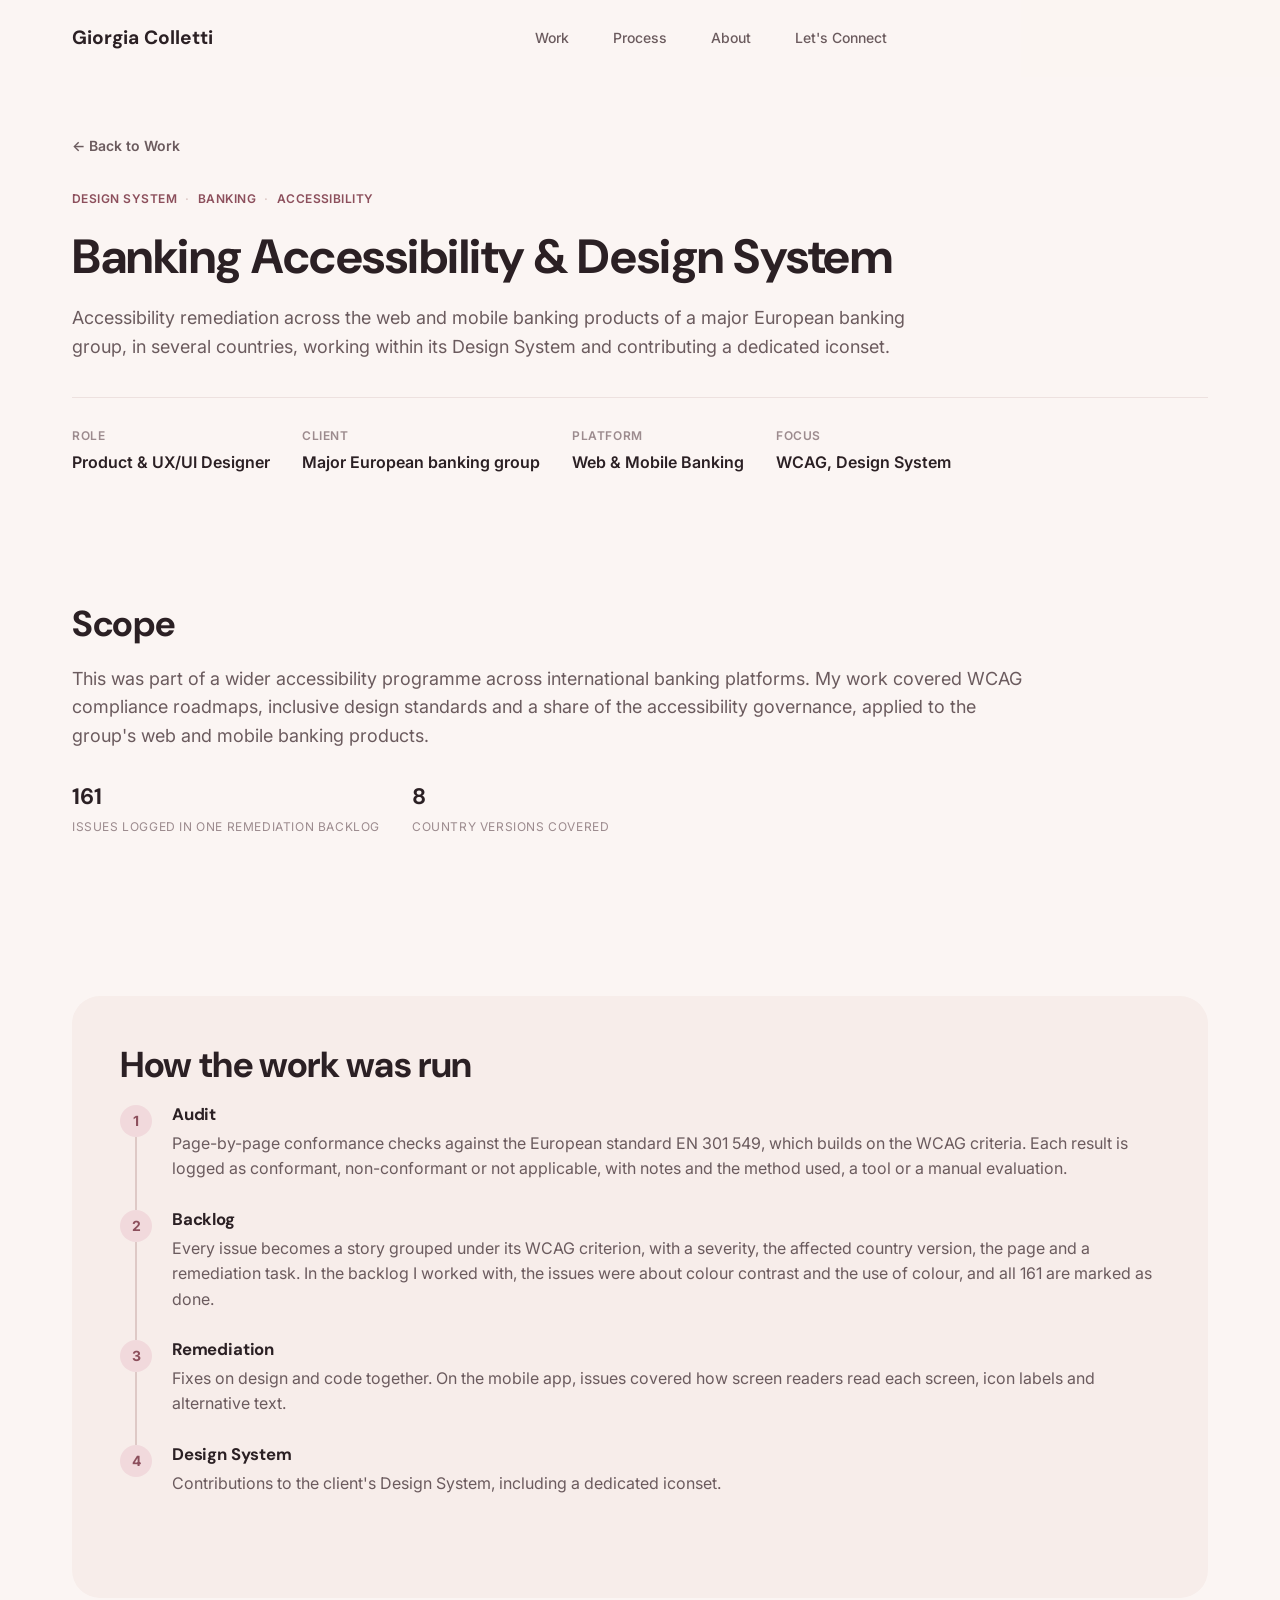
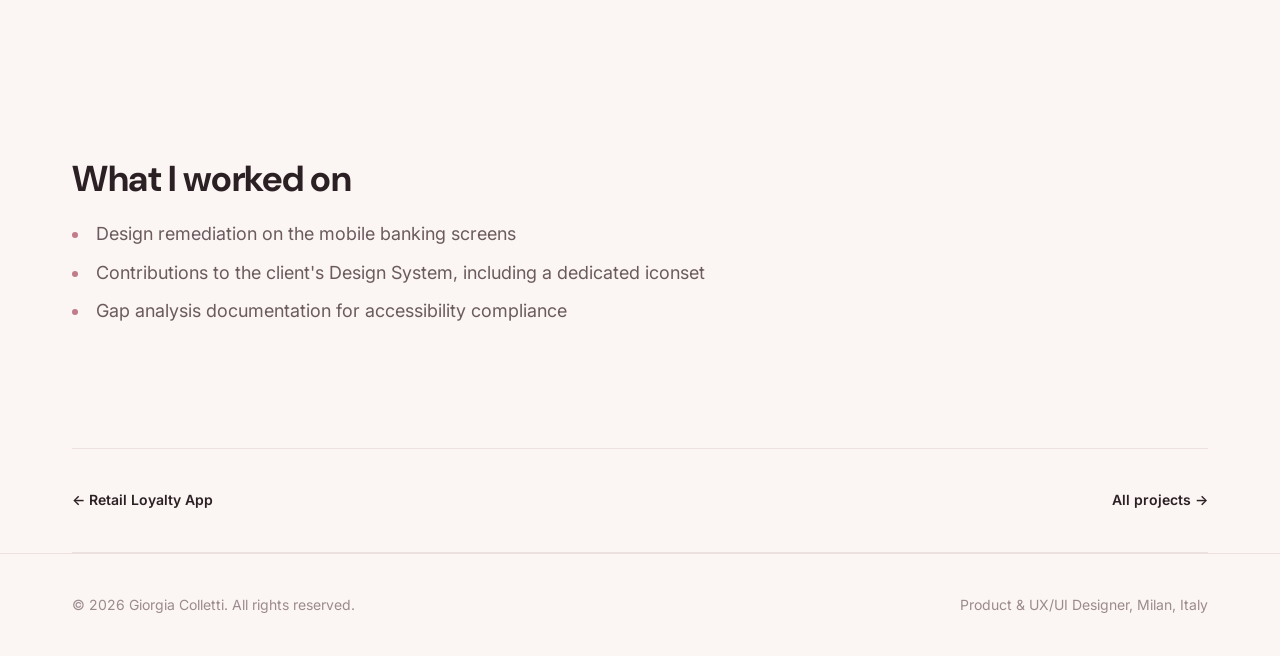
<file: work/banking-accessibility-design-system.html>
<!doctype html>
<html lang="en">
<head>
<meta charset="UTF-8">
<meta name="viewport" content="width=device-width, initial-scale=1.0">
<title>Banking Accessibility &amp; Design System | Giorgia Colletti</title>
<meta name="description" content="Accessibility remediation and Design System work across a major European banking group's products.">
<link rel="preconnect" href="https://fonts.googleapis.com">
<link rel="preconnect" href="https://fonts.gstatic.com" crossorigin>
<link href="https://fonts.googleapis.com/css2?family=DM+Sans:wght@500;700;800&family=Inter:wght@400;500;600;700&display=swap" rel="stylesheet">
<link rel="stylesheet" href="../css/styles.css">
</head>
<body>

<header class="navbar" id="navbar">
  <div class="container navbar-inner">
    <a href="../index.html#home" class="logo">Giorgia Colletti</a>
    <nav class="nav-links" id="navLinks">
      <a href="../index.html#work">Work</a>
      <a href="../index.html#process">Process</a>
      <a href="../index.html#about">About</a>
      <a href="../index.html#contact">Let's Connect</a>
    </nav>
    <div class="nav-actions">
      <button class="nav-toggle" id="navToggle" aria-label="Toggle menu" aria-expanded="false" aria-controls="navLinks">
        <span></span>
      </button>
    </div>
  </div>
</header>

<main>
  <section class="case-hero">
    <div class="container">
      <a href="../index.html#work" class="back-link">← Back to Work</a>
      <div class="case-tags"><span>Design System</span><span>Banking</span><span>Accessibility</span></div>
      <h1>Banking Accessibility &amp; Design System</h1>
      <p class="case-subtitle">
        Accessibility remediation across the web and mobile banking products of a major European
        banking group, in several countries, working within its Design System and contributing a
        dedicated iconset.
      </p>
      <div class="case-meta-row">
        <div><span class="label">Role</span><span class="value">Product &amp; UX/UI Designer</span></div>
        <div><span class="label">Client</span><span class="value">Major European banking group</span></div>
        <div><span class="label">Platform</span><span class="value">Web &amp; Mobile Banking</span></div>
        <div><span class="label">Focus</span><span class="value">WCAG, Design System</span></div>
      </div>
    </div>
  </section>

  <section>
    <div class="container">
      <div class="case-block reveal">
        <h2>Scope</h2>
        <p>
          This was part of a wider accessibility programme across international banking platforms.
          My work covered WCAG compliance roadmaps, inclusive design standards and a share of the
          accessibility governance, applied to the group's web and mobile banking products.
        </p>
        <div class="hero-meta" style="margin-top:28px;">
          <div><strong>161</strong><span>Issues logged in one remediation backlog</span></div>
          <div><strong>8</strong><span>Country versions covered</span></div>
        </div>
      </div>
    </div>
  </section>

  <section>
    <div class="container">
      <div class="case-block alt-bg reveal">
        <h2>How the work was run</h2>
        <div class="process-timeline">
          <div class="timeline-step">
            <div class="timeline-dot">1</div>
            <div>
              <h4>Audit</h4>
              <p>Page-by-page conformance checks against the European standard EN 301 549, which
              builds on the WCAG criteria. Each result is logged as conformant, non-conformant or
              not applicable, with notes and the method used, a tool or a manual evaluation.</p>
            </div>
          </div>
          <div class="timeline-step">
            <div class="timeline-dot">2</div>
            <div>
              <h4>Backlog</h4>
              <p>Every issue becomes a story grouped under its WCAG criterion, with a severity,
              the affected country version, the page and a remediation task. In the backlog I
              worked with, the issues were about colour contrast and the use of colour, and all
              161 are marked as done.</p>
            </div>
          </div>
          <div class="timeline-step">
            <div class="timeline-dot">3</div>
            <div>
              <h4>Remediation</h4>
              <p>Fixes on design and code together. On the mobile app, issues covered how screen
              readers read each screen, icon labels and alternative text.</p>
            </div>
          </div>
          <div class="timeline-step">
            <div class="timeline-dot">4</div>
            <div>
              <h4>Design System</h4>
              <p>Contributions to the client's Design System, including a dedicated iconset.</p>
            </div>
          </div>
        </div>
      </div>
    </div>
  </section>

  <section>
    <div class="container">
      <div class="case-block reveal">
        <h2>What I worked on</h2>
        <ul>
          <li>Design remediation on the mobile banking screens</li>
          <li>Contributions to the client's Design System, including a dedicated iconset</li>
          <li>Gap analysis documentation for accessibility compliance</li>
        </ul>
      </div>
    </div>
  </section>

  <div class="container">
    <div class="case-nav">
      <a href="retail-loyalty-app.html">← Retail Loyalty App</a>
      <a href="../index.html#work">All projects →</a>
    </div>
  </div>
</main>

<footer>
  <div class="container footer-inner">
    <span>© <span id="year"></span> Giorgia Colletti. All rights reserved.</span>
    <span>Product &amp; UX/UI Designer, Milan, Italy</span>
  </div>
</footer>

<script src="../js/main.js"></script>
</body>
</html>
</file>
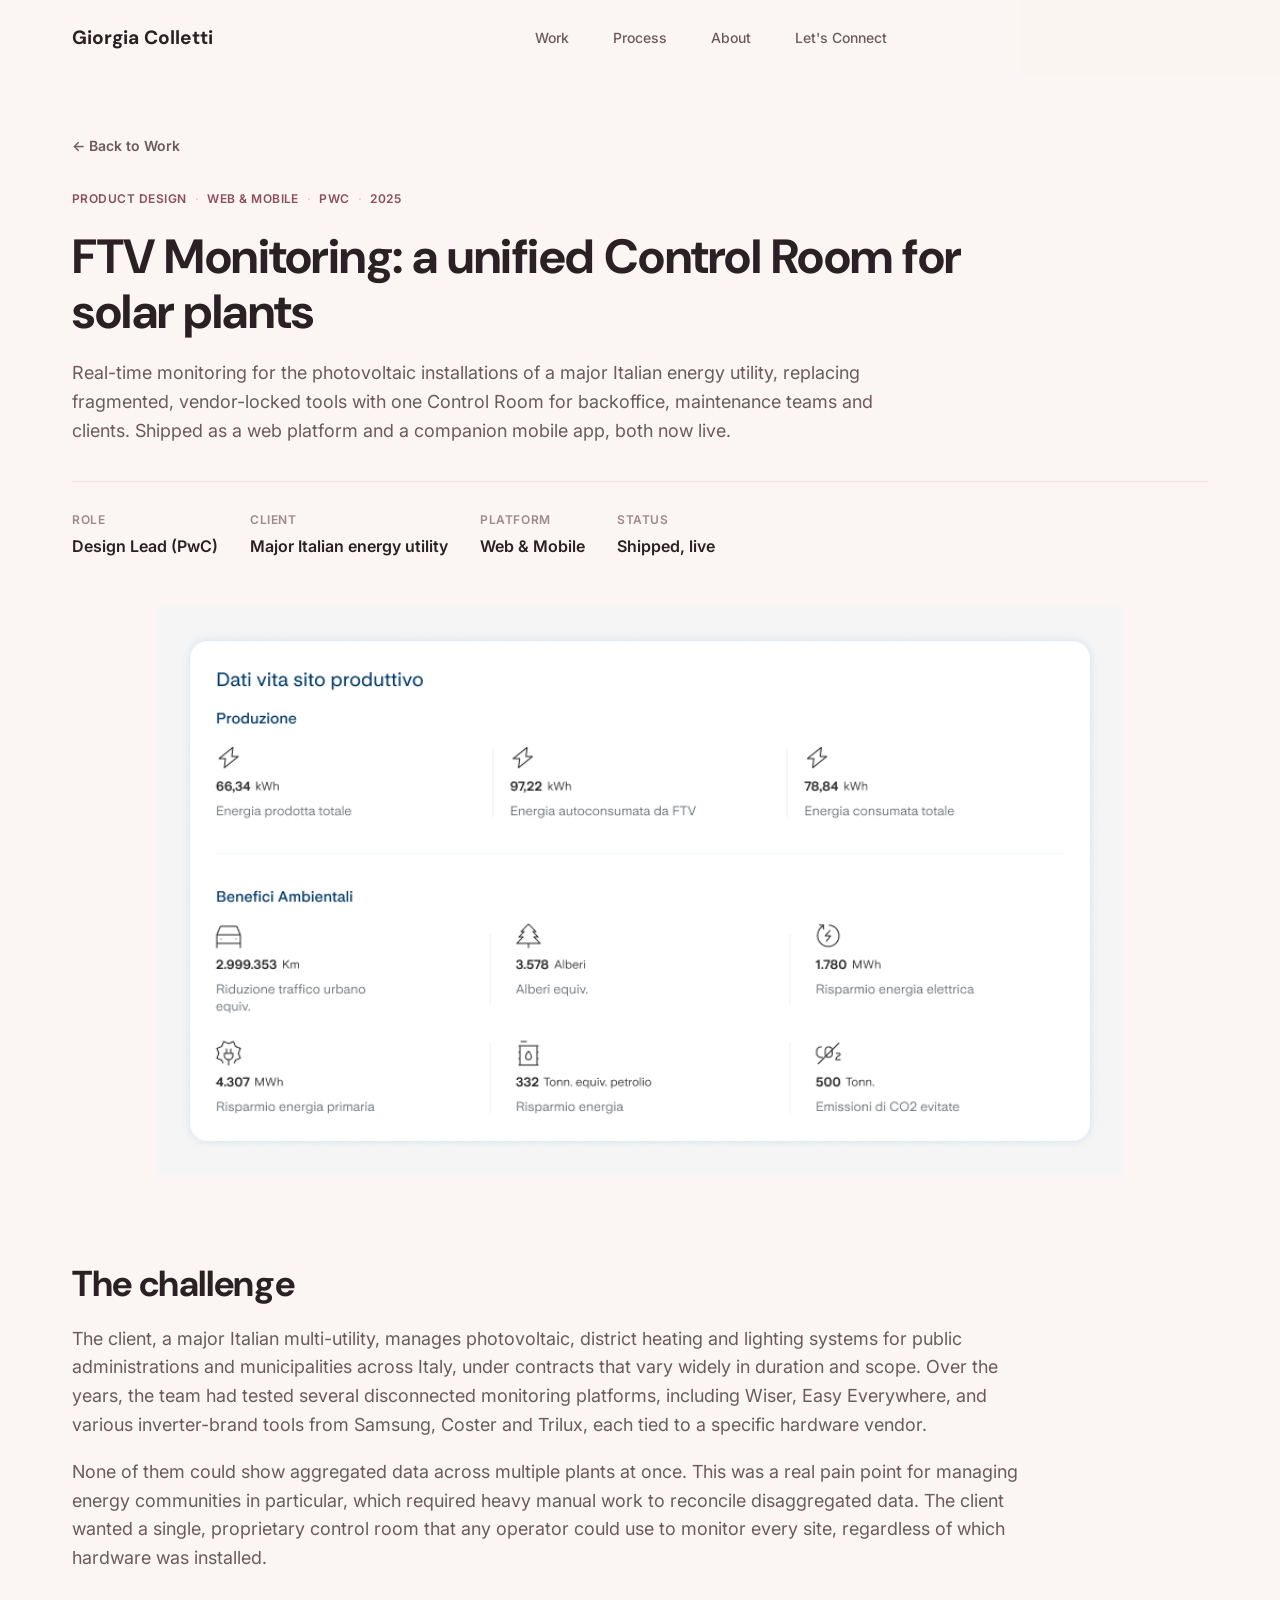
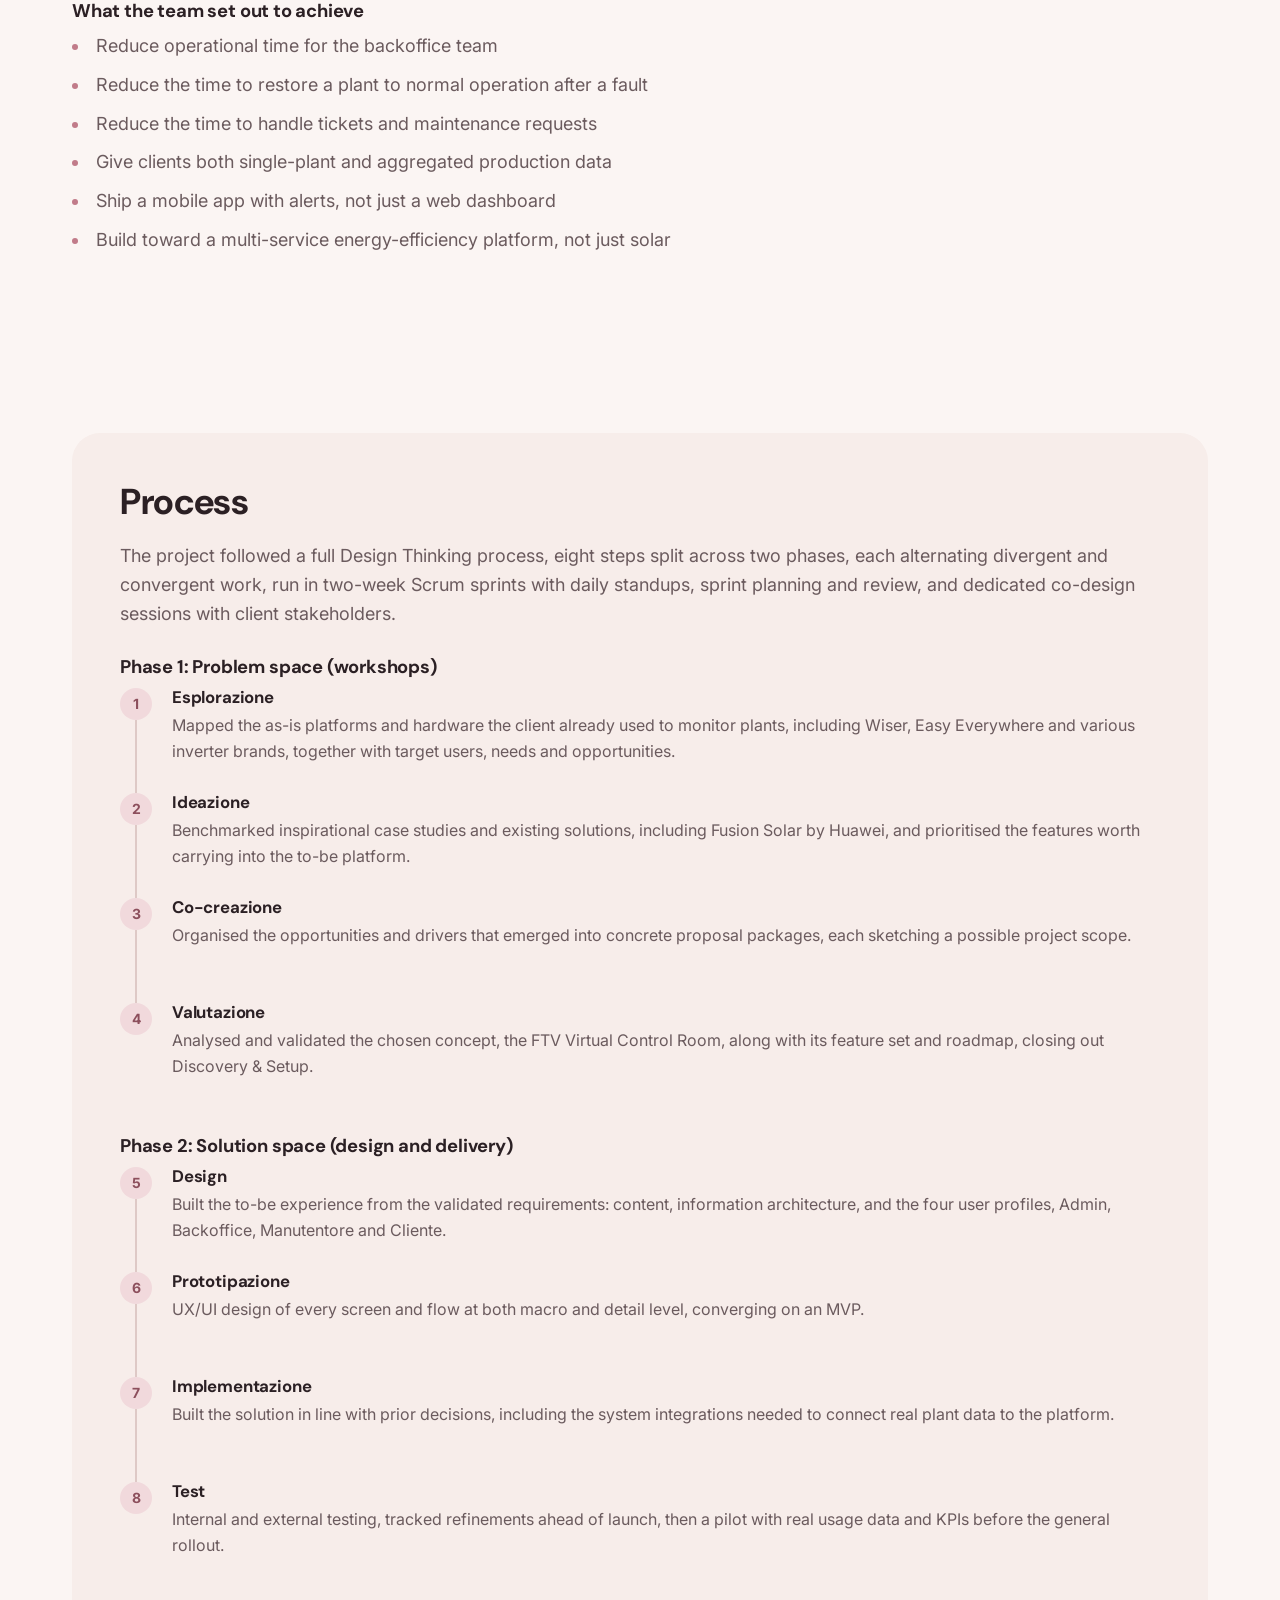
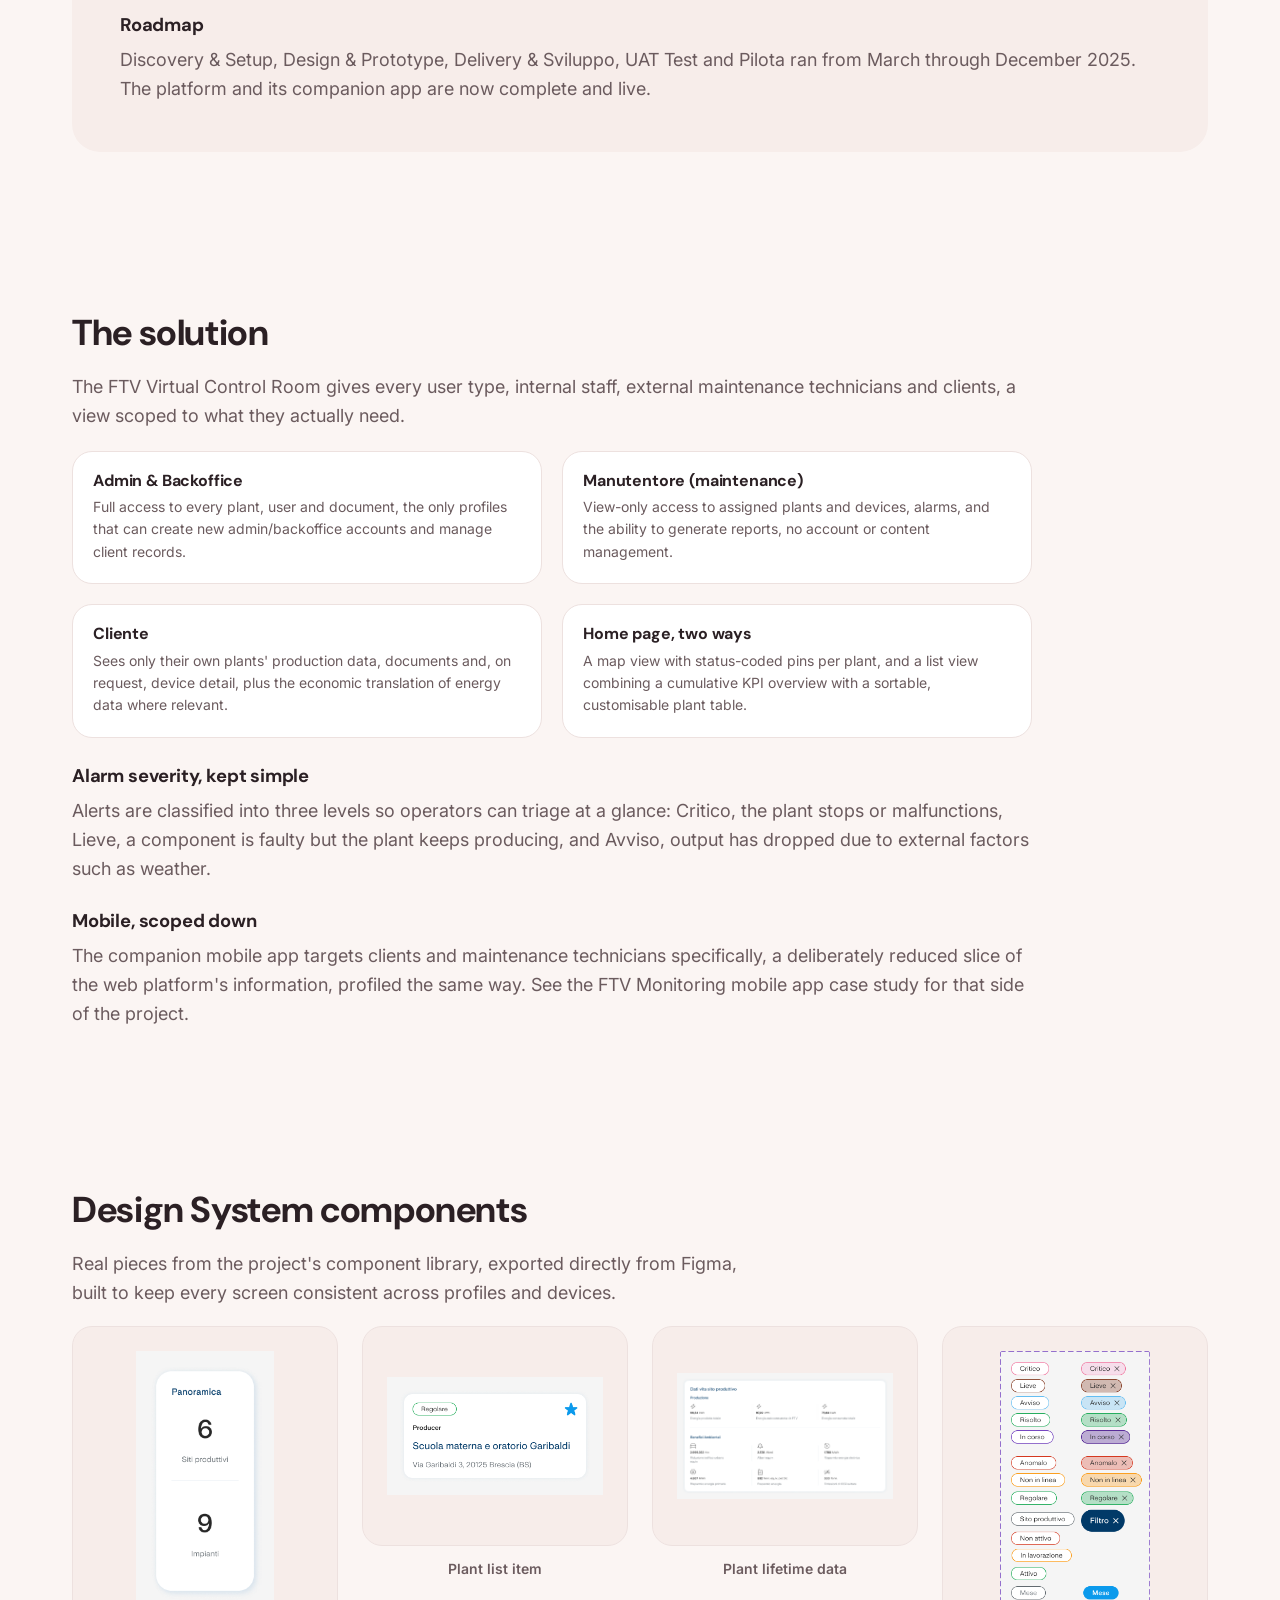
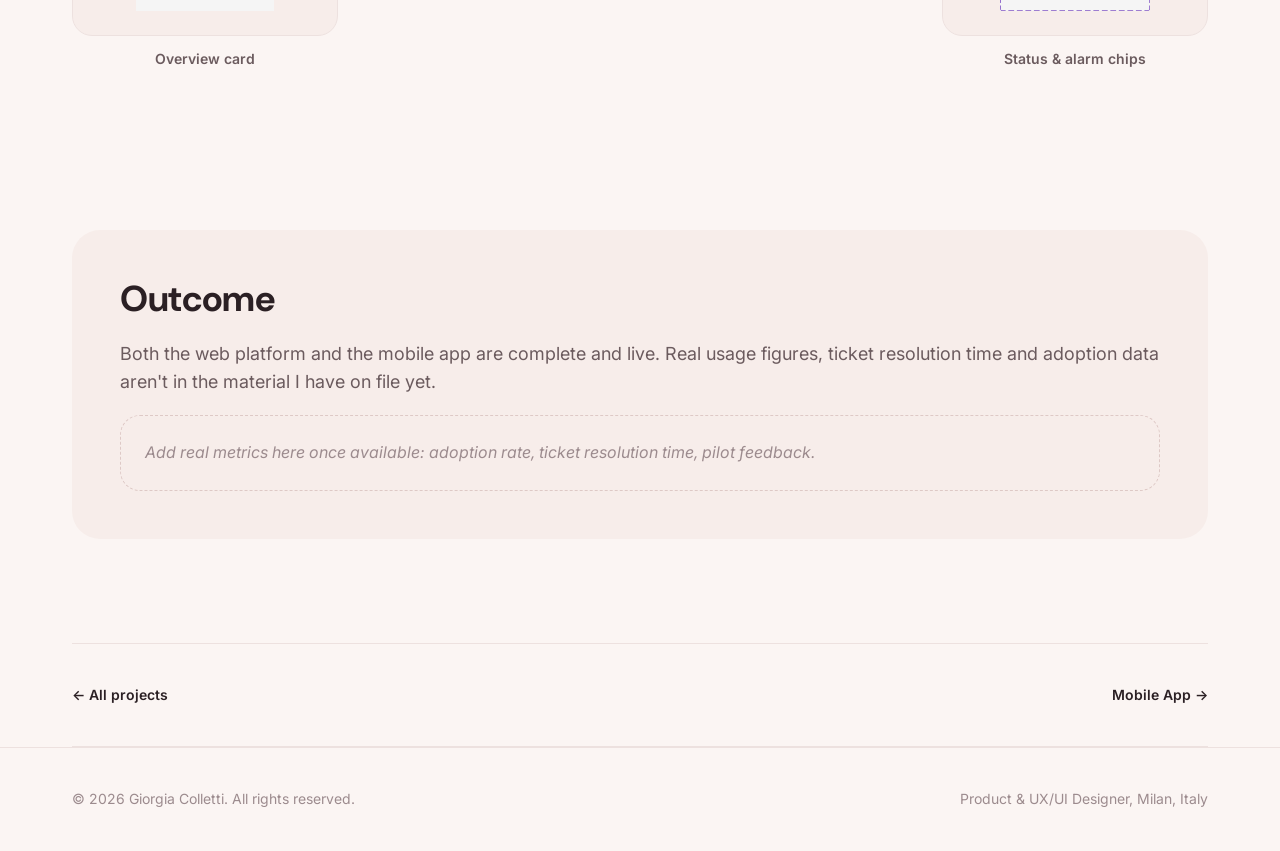
<file: work/ftv-monitoring.html>
<!doctype html>
<html lang="en">
<head>
<meta charset="UTF-8">
<meta name="viewport" content="width=device-width, initial-scale=1.0">
<title>FTV Monitoring: Case Study | Giorgia Colletti</title>
<meta name="description" content="Redesigning real-time photovoltaic monitoring for a major Italian energy utility, a unified Control Room for operators, maintenance teams and clients.">
<link rel="preconnect" href="https://fonts.googleapis.com">
<link rel="preconnect" href="https://fonts.gstatic.com" crossorigin>
<link href="https://fonts.googleapis.com/css2?family=DM+Sans:wght@500;700;800&family=Inter:wght@400;500;600;700&display=swap" rel="stylesheet">
<link rel="stylesheet" href="../css/styles.css">
</head>
<body>

<header class="navbar" id="navbar">
  <div class="container navbar-inner">
    <a href="../index.html#home" class="logo">Giorgia Colletti</a>
    <nav class="nav-links" id="navLinks">
      <a href="../index.html#work">Work</a>
      <a href="../index.html#process">Process</a>
      <a href="../index.html#about">About</a>
      <a href="../index.html#contact">Let's Connect</a>
    </nav>
    <div class="nav-actions">
      <button class="nav-toggle" id="navToggle" aria-label="Toggle menu" aria-expanded="false" aria-controls="navLinks">
        <span></span>
      </button>
    </div>
  </div>
</header>

<main>
  <section class="case-hero">
    <div class="container">
      <a href="../index.html#work" class="back-link">← Back to Work</a>
      <div class="case-tags"><span>Product Design</span><span>Web &amp; Mobile</span><span>PwC</span><span>2025</span></div>
      <h1>FTV Monitoring: a unified Control Room for solar plants</h1>
      <p class="case-subtitle">
        Real-time monitoring for the photovoltaic installations of a major Italian energy utility,
        replacing fragmented, vendor-locked tools with one Control Room for backoffice, maintenance
        teams and clients. Shipped as a web platform and a companion mobile app, both now live.
      </p>
      <div class="case-meta-row">
        <div><span class="label">Role</span><span class="value">Design Lead (PwC)</span></div>
        <div><span class="label">Client</span><span class="value">Major Italian energy utility</span></div>
        <div><span class="label">Platform</span><span class="value">Web &amp; Mobile</span></div>
        <div><span class="label">Status</span><span class="value">Shipped, live</span></div>
      </div>
    </div>
  </section>

  <div class="container">
    <div class="case-hero-image reveal">
      <img src="../assets/img/ftv-plant-lifetime-card.png" alt="FTV Monitoring plant data card">
    </div>
  </div>

  <section>
    <div class="container">
      <div class="case-block reveal">
        <h2>The challenge</h2>
        <p>
          The client, a major Italian multi-utility, manages photovoltaic, district heating and
          lighting systems for public administrations and municipalities across Italy, under contracts
          that vary widely in duration and scope. Over the years, the team had tested several
          disconnected monitoring platforms, including Wiser, Easy Everywhere, and various
          inverter-brand tools from Samsung, Coster and Trilux, each tied to a specific hardware vendor.
        </p>
        <p>
          None of them could show aggregated data across multiple plants at once. This was a real pain
          point for managing energy communities in particular, which required heavy manual work to
          reconcile disaggregated data. The client wanted a single, proprietary control room that any
          operator could use to monitor every site, regardless of which hardware was installed.
        </p>
        <h3>What the team set out to achieve</h3>
        <ul>
          <li>Reduce operational time for the backoffice team</li>
          <li>Reduce the time to restore a plant to normal operation after a fault</li>
          <li>Reduce the time to handle tickets and maintenance requests</li>
          <li>Give clients both single-plant and aggregated production data</li>
          <li>Ship a mobile app with alerts, not just a web dashboard</li>
          <li>Build toward a multi-service energy-efficiency platform, not just solar</li>
        </ul>
      </div>
    </div>
  </section>

  <section>
    <div class="container">
      <div class="case-block alt-bg reveal">
        <h2>Process</h2>
        <p>
          The project followed a full Design Thinking process, eight steps split across two phases,
          each alternating divergent and convergent work, run in two-week Scrum sprints with daily
          standups, sprint planning and review, and dedicated co-design sessions with client
          stakeholders.
        </p>

        <h3>Phase 1: Problem space (workshops)</h3>
        <div class="process-timeline">
          <div class="timeline-step">
            <div class="timeline-dot">1</div>
            <div>
              <h4>Esplorazione</h4>
              <p>Mapped the as-is platforms and hardware the client already used to monitor plants,
              including Wiser, Easy Everywhere and various inverter brands, together with target users,
              needs and opportunities.</p>
            </div>
          </div>
          <div class="timeline-step">
            <div class="timeline-dot">2</div>
            <div>
              <h4>Ideazione</h4>
              <p>Benchmarked inspirational case studies and existing solutions, including Fusion Solar
              by Huawei, and prioritised the features worth carrying into the to-be platform.</p>
            </div>
          </div>
          <div class="timeline-step">
            <div class="timeline-dot">3</div>
            <div>
              <h4>Co-creazione</h4>
              <p>Organised the opportunities and drivers that emerged into concrete proposal packages,
              each sketching a possible project scope.</p>
            </div>
          </div>
          <div class="timeline-step">
            <div class="timeline-dot">4</div>
            <div>
              <h4>Valutazione</h4>
              <p>Analysed and validated the chosen concept, the FTV Virtual Control Room, along with its
              feature set and roadmap, closing out Discovery &amp; Setup.</p>
            </div>
          </div>
        </div>

        <h3>Phase 2: Solution space (design and delivery)</h3>
        <div class="process-timeline">
          <div class="timeline-step">
            <div class="timeline-dot">5</div>
            <div>
              <h4>Design</h4>
              <p>Built the to-be experience from the validated requirements: content, information
              architecture, and the four user profiles, Admin, Backoffice, Manutentore and Cliente.</p>
            </div>
          </div>
          <div class="timeline-step">
            <div class="timeline-dot">6</div>
            <div>
              <h4>Prototipazione</h4>
              <p>UX/UI design of every screen and flow at both macro and detail level, converging on an
              MVP.</p>
            </div>
          </div>
          <div class="timeline-step">
            <div class="timeline-dot">7</div>
            <div>
              <h4>Implementazione</h4>
              <p>Built the solution in line with prior decisions, including the system integrations
              needed to connect real plant data to the platform.</p>
            </div>
          </div>
          <div class="timeline-step">
            <div class="timeline-dot">8</div>
            <div>
              <h4>Test</h4>
              <p>Internal and external testing, tracked refinements ahead of launch, then a pilot with
              real usage data and KPIs before the general rollout.</p>
            </div>
          </div>
        </div>

        <h3>Roadmap</h3>
        <p>
          Discovery &amp; Setup, Design &amp; Prototype, Delivery &amp; Sviluppo, UAT Test and Pilota
          ran from March through December 2025. The platform and its companion app are now complete and
          live.
        </p>
      </div>
    </div>
  </section>

  <section>
    <div class="container">
      <div class="case-block reveal">
        <h2>The solution</h2>
        <p>
          The FTV Virtual Control Room gives every user type, internal staff, external maintenance
          technicians and clients, a view scoped to what they actually need.
        </p>

        <div class="role-grid">
          <div class="role-card">
            <h4>Admin &amp; Backoffice</h4>
            <p>Full access to every plant, user and document, the only profiles that can create new
            admin/backoffice accounts and manage client records.</p>
          </div>
          <div class="role-card">
            <h4>Manutentore (maintenance)</h4>
            <p>View-only access to assigned plants and devices, alarms, and the ability to generate
            reports, no account or content management.</p>
          </div>
          <div class="role-card">
            <h4>Cliente</h4>
            <p>Sees only their own plants' production data, documents and, on request, device detail,
            plus the economic translation of energy data where relevant.</p>
          </div>
          <div class="role-card">
            <h4>Home page, two ways</h4>
            <p>A map view with status-coded pins per plant, and a list view combining a cumulative KPI
            overview with a sortable, customisable plant table.</p>
          </div>
        </div>

        <h3>Alarm severity, kept simple</h3>
        <p>Alerts are classified into three levels so operators can triage at a glance: Critico, the
        plant stops or malfunctions, Lieve, a component is faulty but the plant keeps producing, and
        Avviso, output has dropped due to external factors such as weather.</p>

        <h3>Mobile, scoped down</h3>
        <p>The companion mobile app targets clients and maintenance technicians specifically, a
        deliberately reduced slice of the web platform's information, profiled the same way. See the
        <a href="ftv-mobile-app.html">FTV Monitoring mobile app case study</a> for that side of the
        project.</p>
      </div>
    </div>
  </section>

  <section>
    <div class="container">
      <div class="case-block is-wide reveal">
        <h2>Design System components</h2>
        <p class="case-block-lead">Real pieces from the project's component library, exported directly
        from Figma, built to keep every screen consistent across profiles and devices.</p>

        <div class="ds-gallery">
          <div class="ds-card">
            <div class="ds-card-image"><img src="../assets/img/ftv-overview-card.png" alt="Overview card showing count of sites and plants"></div>
            <span class="ds-caption">Overview card</span>
          </div>
          <div class="ds-card">
            <div class="ds-card-image"><img src="../assets/img/ftv-list-item-card.png" alt="Plant list item card with status chip and address"></div>
            <span class="ds-caption">Plant list item</span>
          </div>
          <div class="ds-card">
            <div class="ds-card-image"><img src="../assets/img/ftv-plant-lifetime-card.png" alt="Plant lifetime data card with production and environmental benefit metrics"></div>
            <span class="ds-caption">Plant lifetime data</span>
          </div>
          <div class="ds-card">
            <div class="ds-card-image"><img src="../assets/img/ftv-status-chips.png" alt="Status and alarm severity chip set"></div>
            <span class="ds-caption">Status &amp; alarm chips</span>
          </div>
        </div>
      </div>
    </div>
  </section>

  <section>
    <div class="container">
      <div class="case-block alt-bg reveal">
        <h2>Outcome</h2>
        <p>
          Both the web platform and the mobile app are complete and live. Real usage figures, ticket
          resolution time and adoption data aren't in the material I have on file yet.
        </p>
        <div class="outcome-block">
          Add real metrics here once available: adoption rate, ticket resolution time, pilot feedback.
        </div>
      </div>
    </div>
  </section>

  <div class="container">
    <div class="case-nav">
      <a href="../index.html#work">← All projects</a>
      <a href="ftv-mobile-app.html">Mobile App →</a>
    </div>
  </div>
</main>

<footer>
  <div class="container footer-inner">
    <span>© <span id="year"></span> Giorgia Colletti. All rights reserved.</span>
    <span>Product &amp; UX/UI Designer, Milan, Italy</span>
  </div>
</footer>

<script src="../js/main.js"></script>
</body>
</html>
</file>
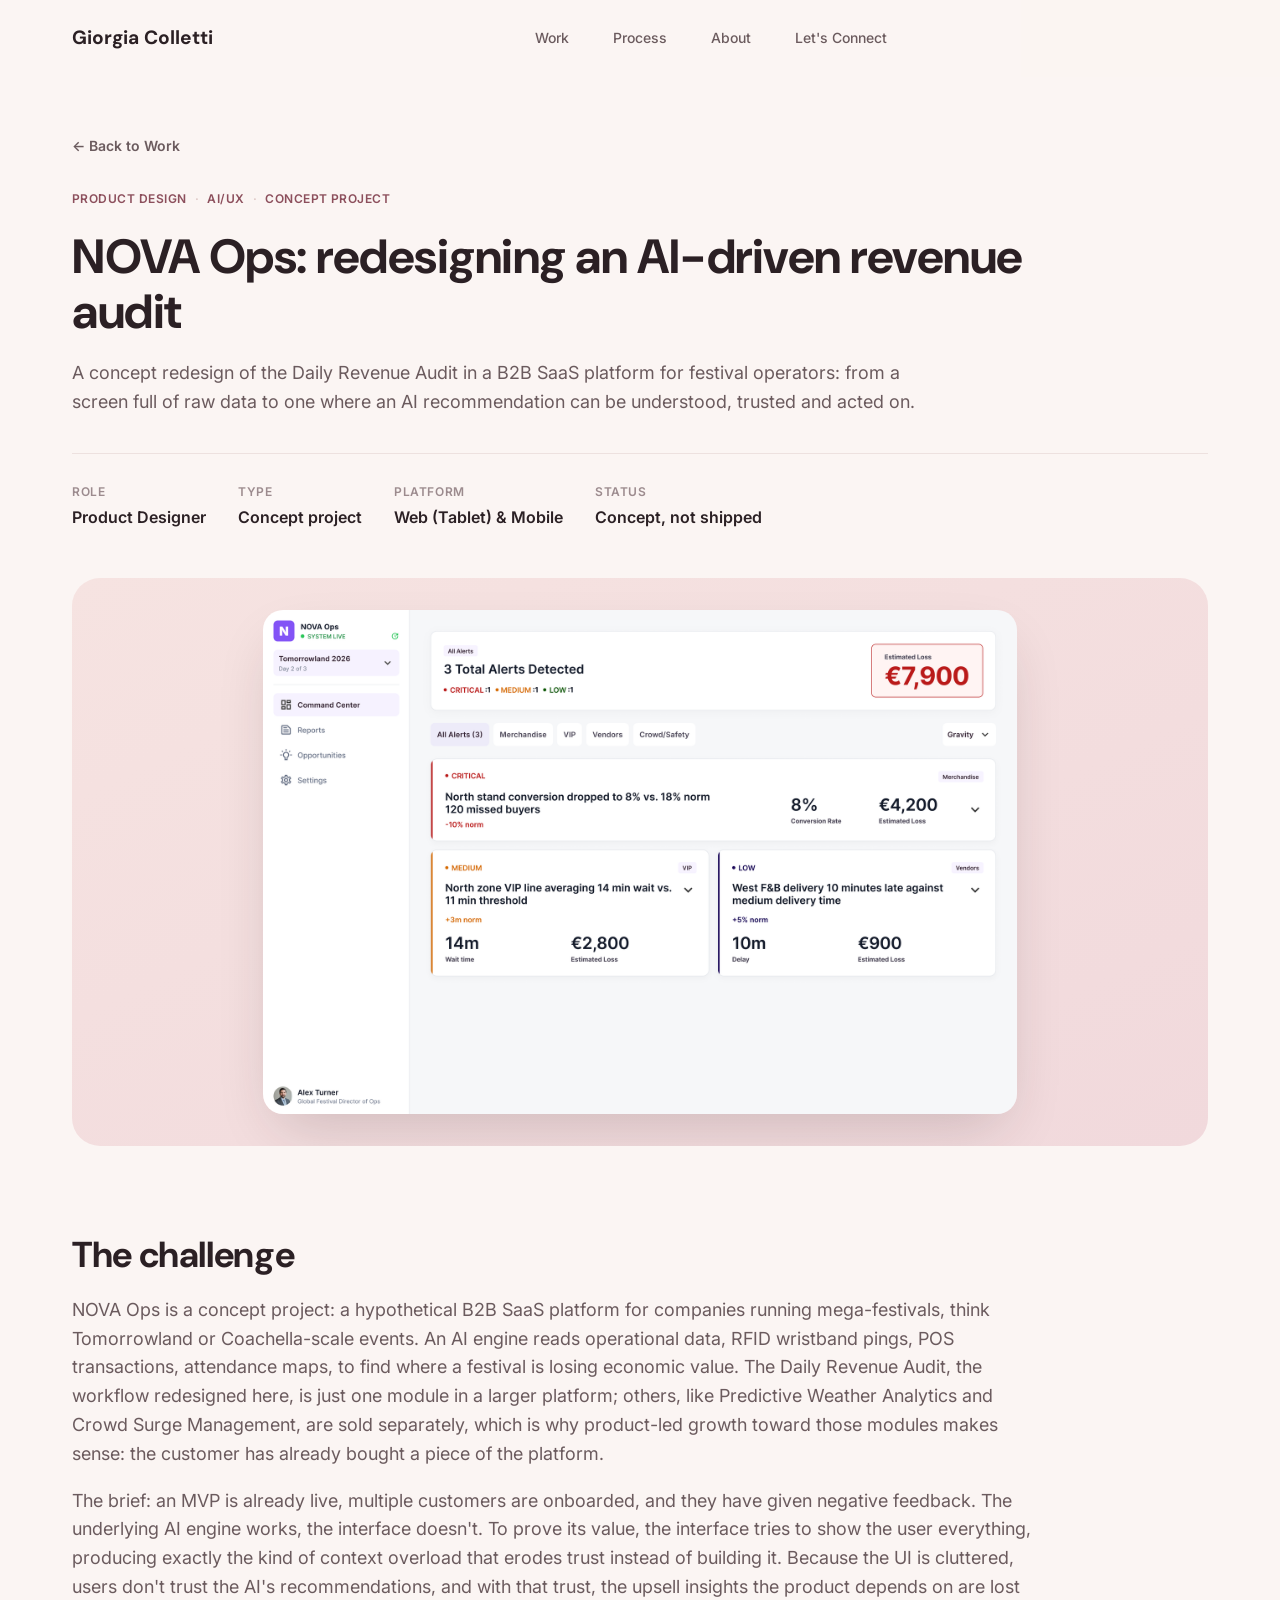
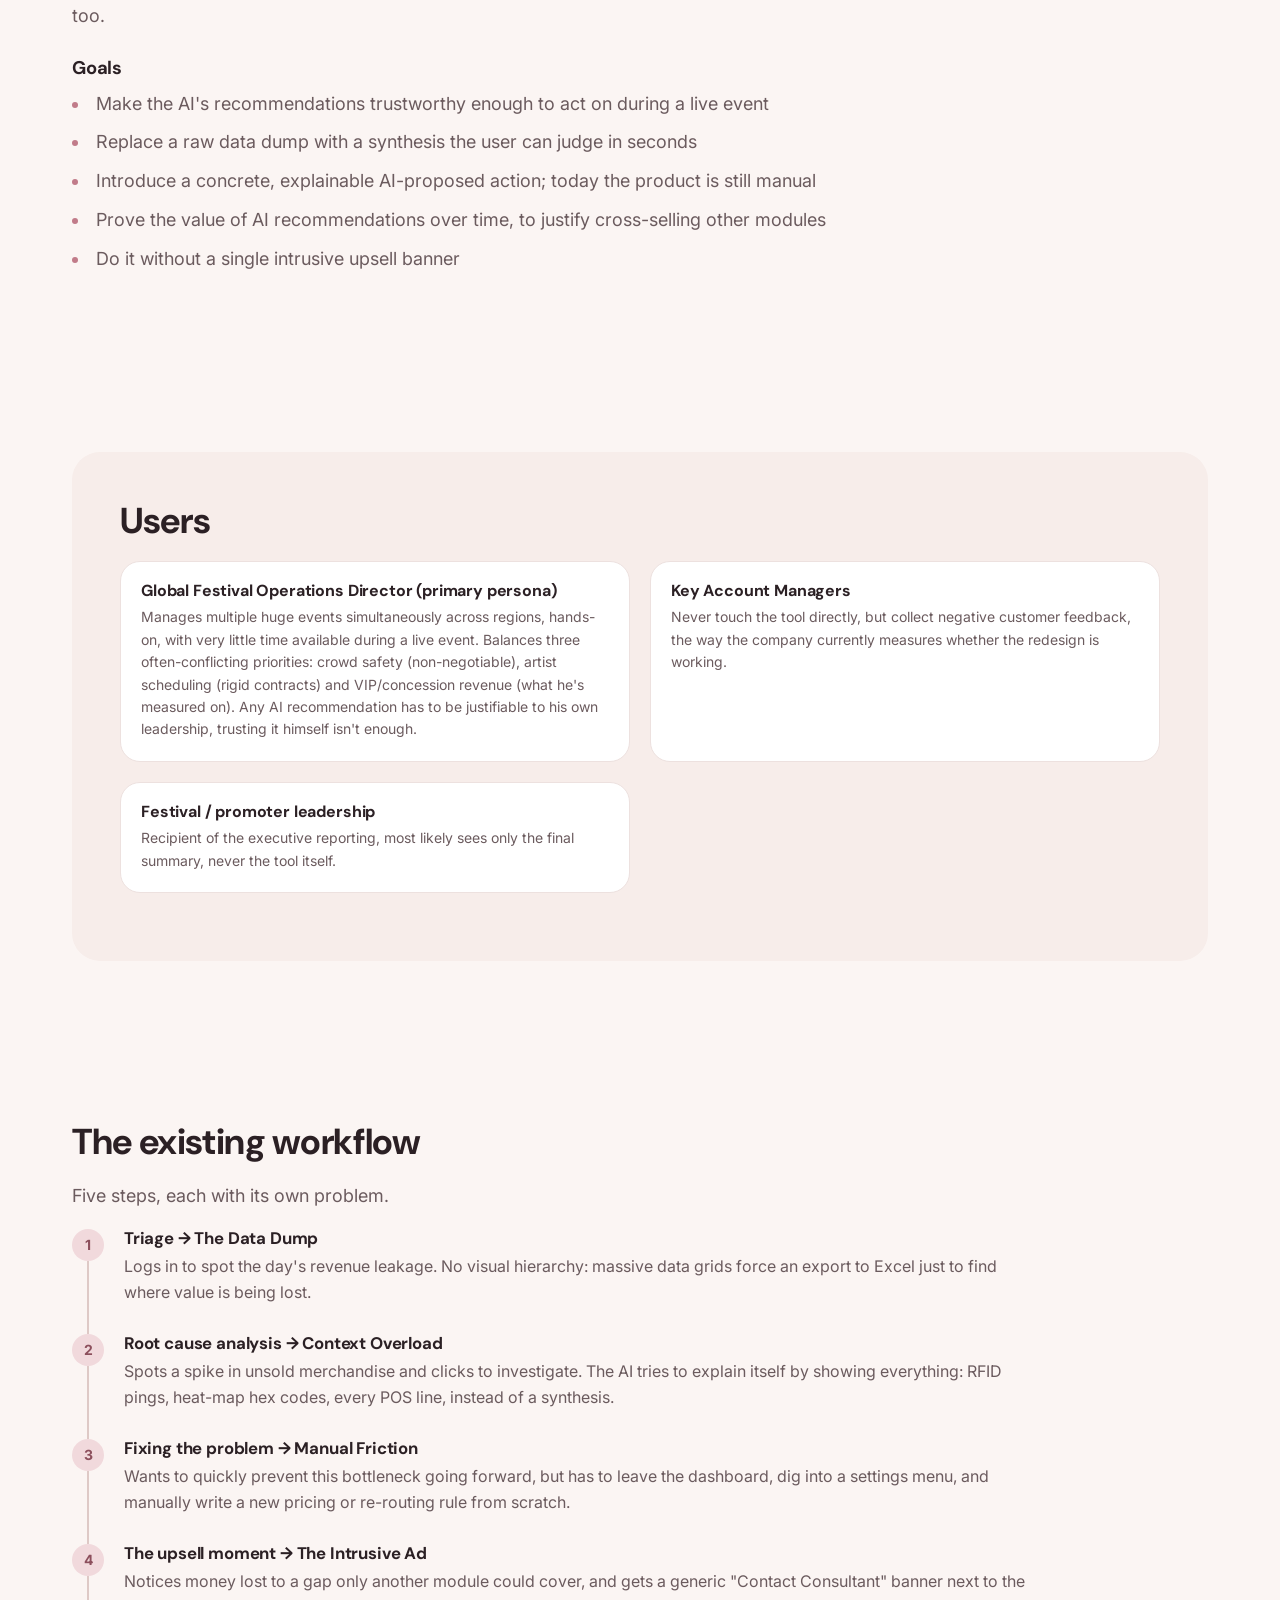
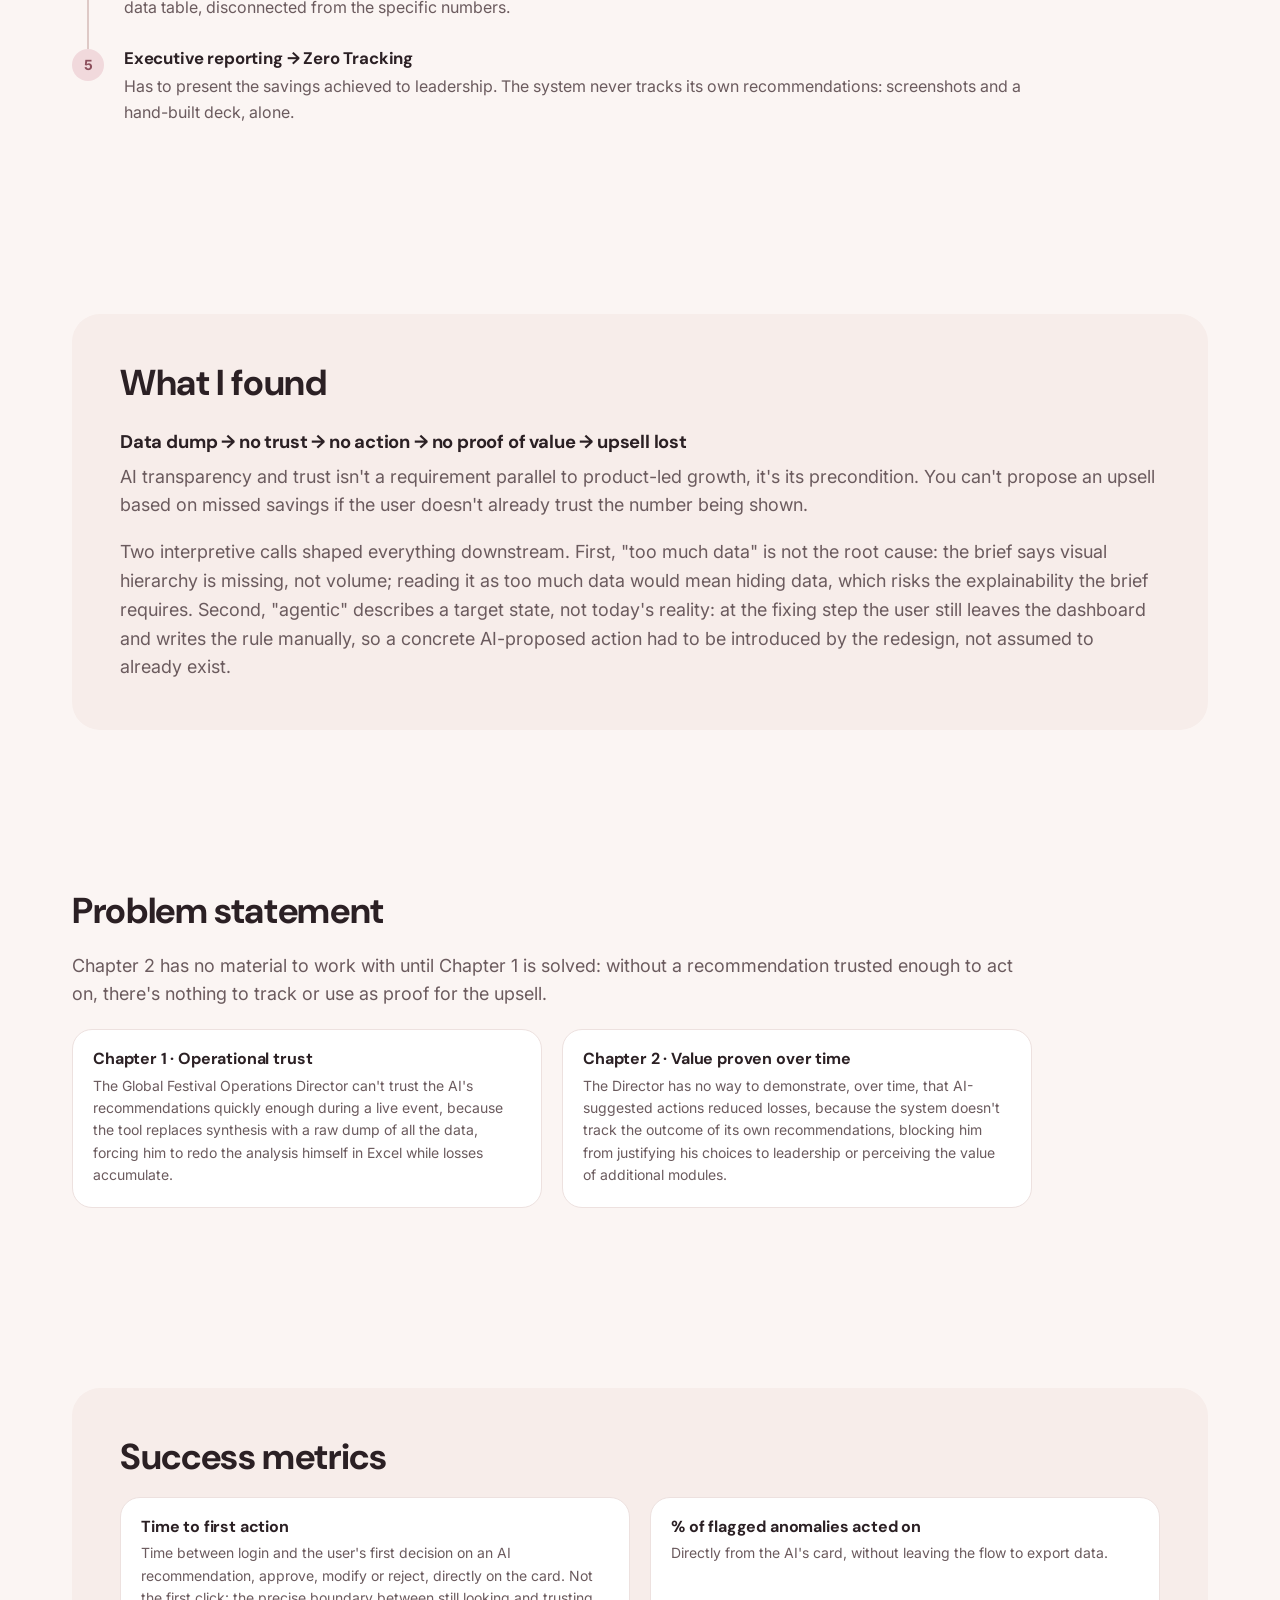
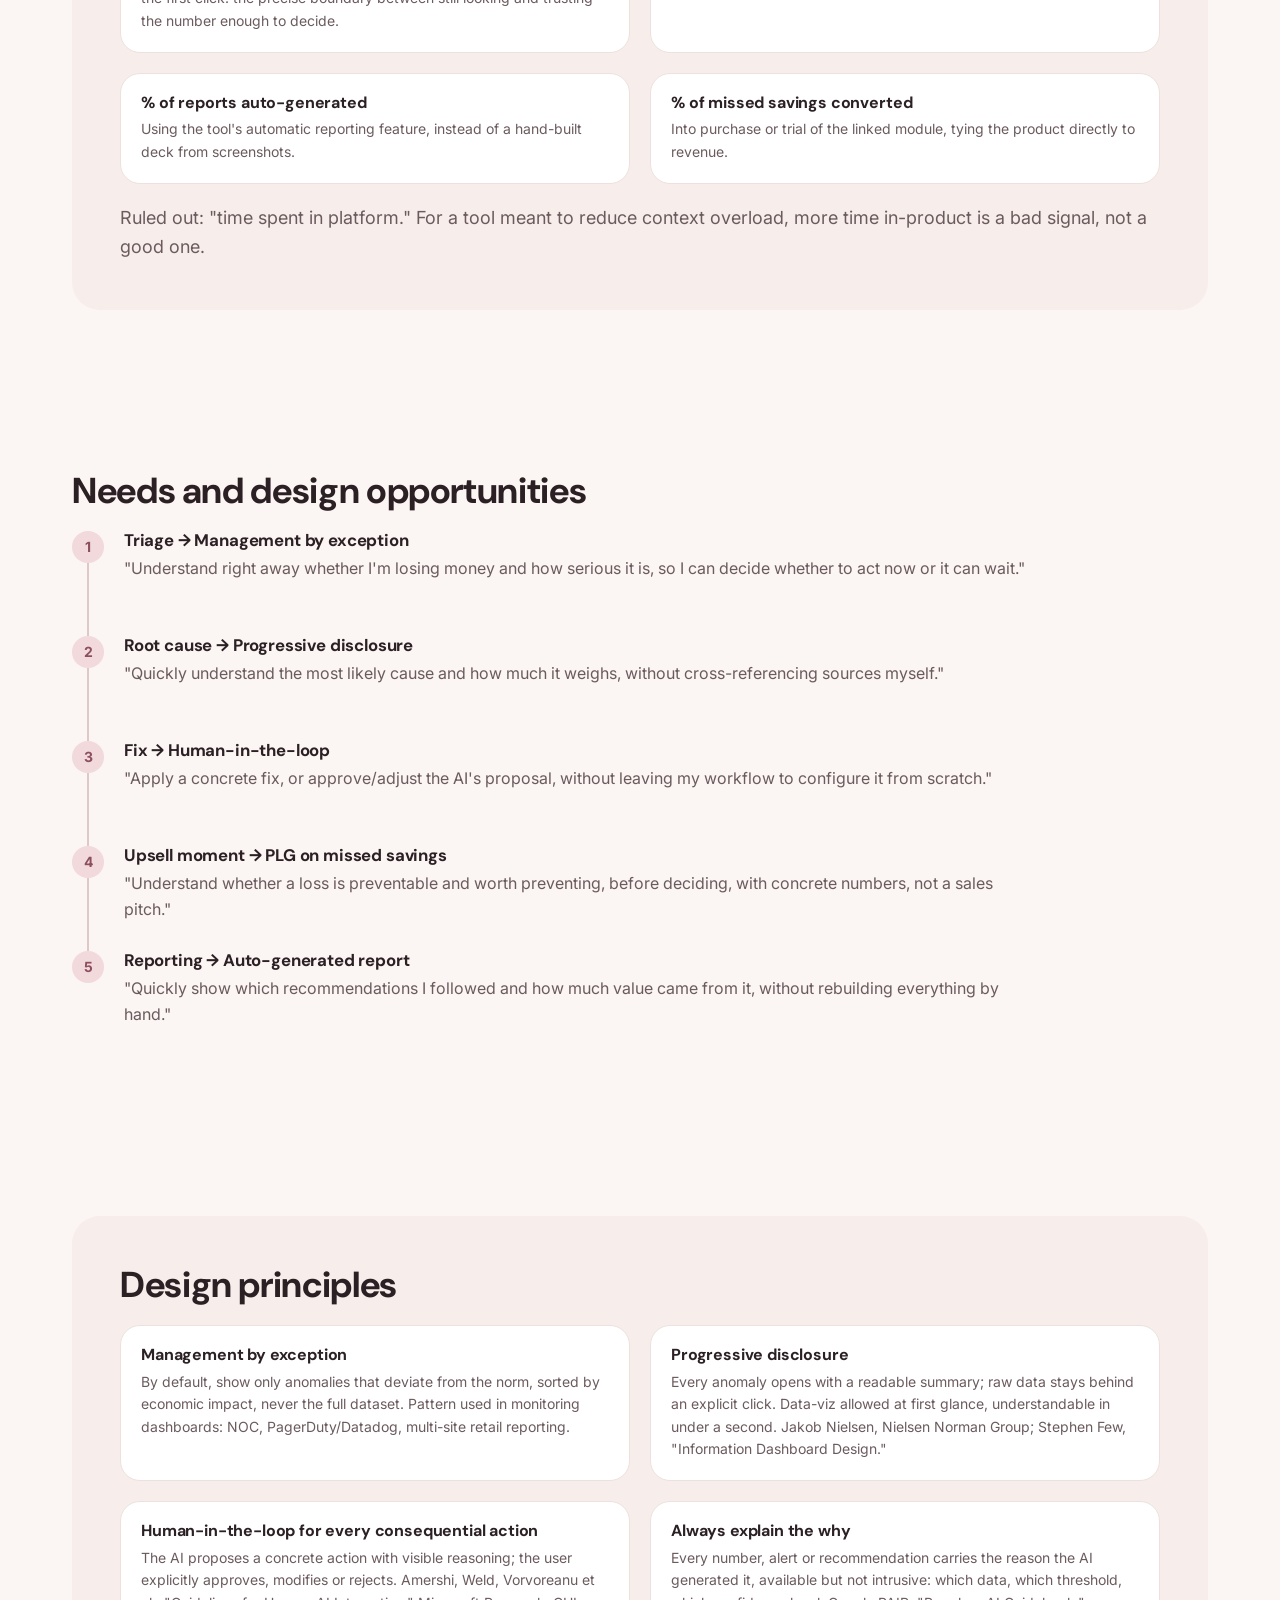
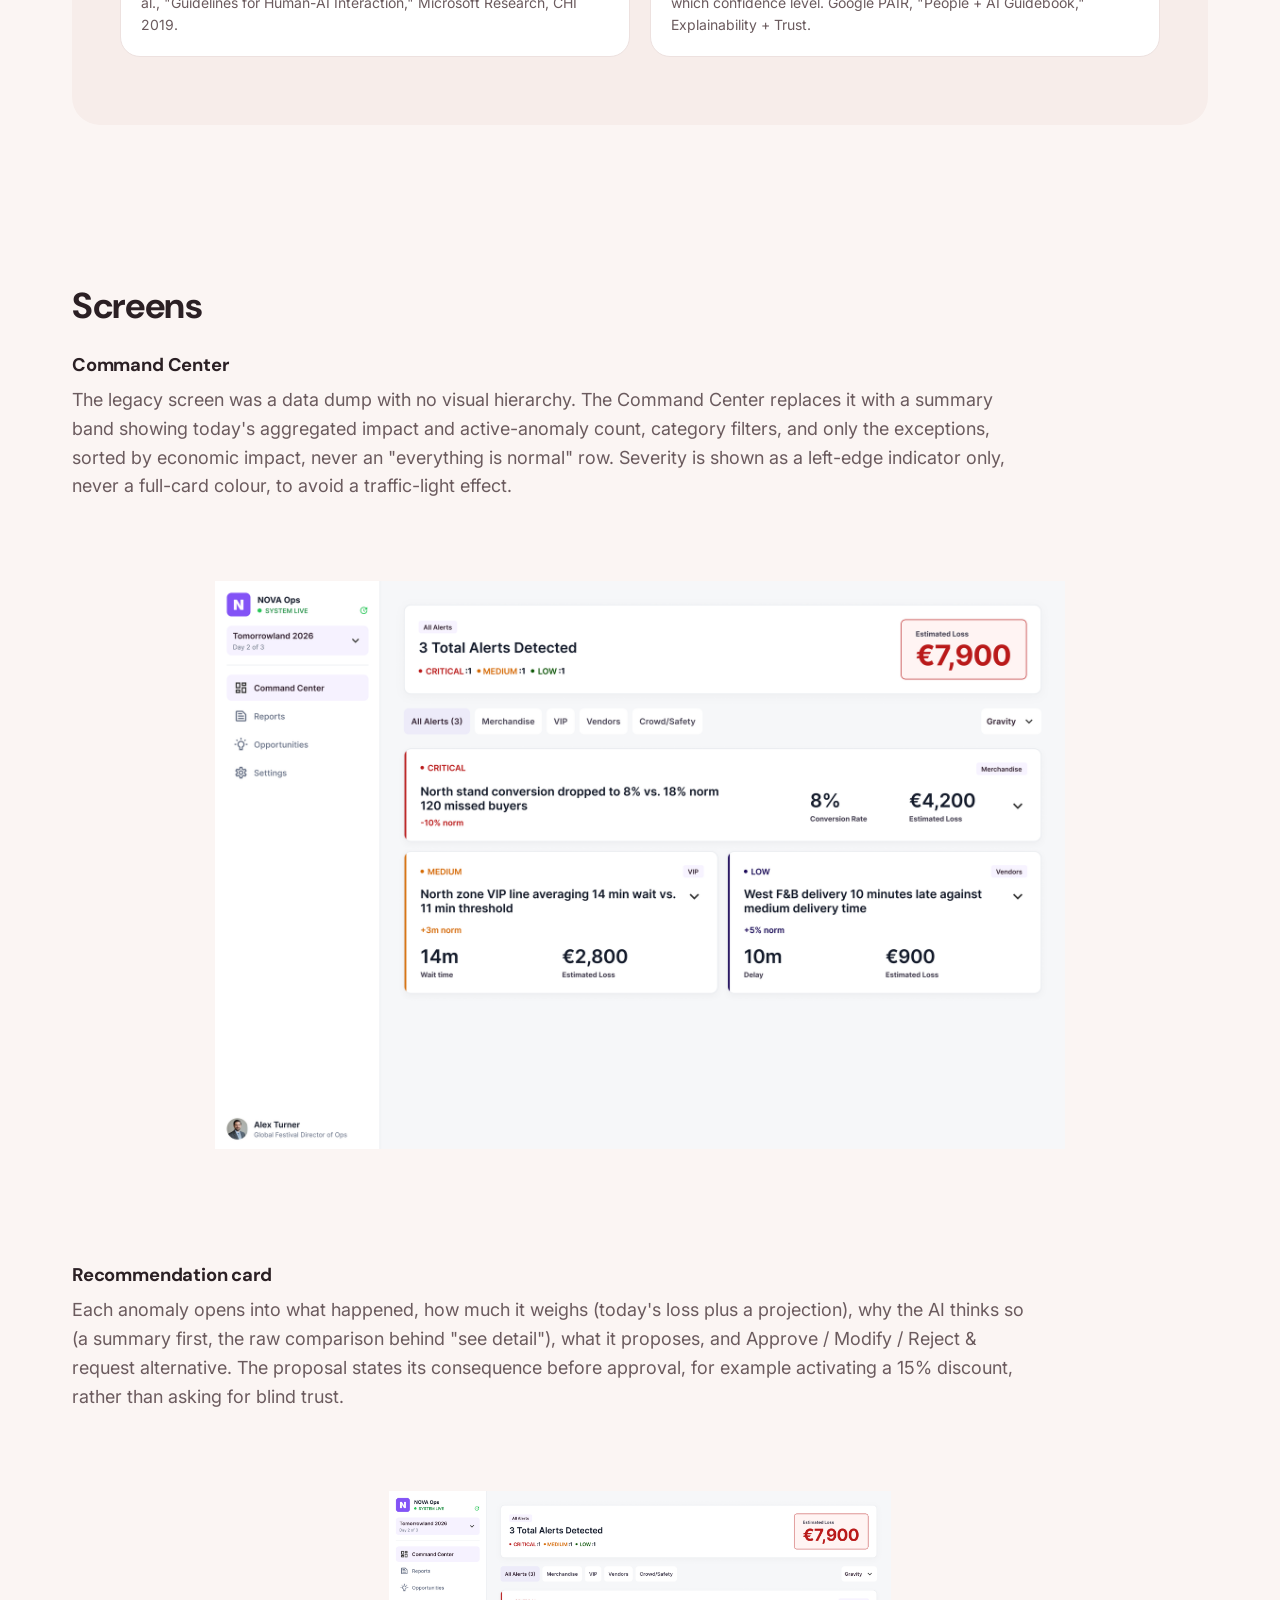
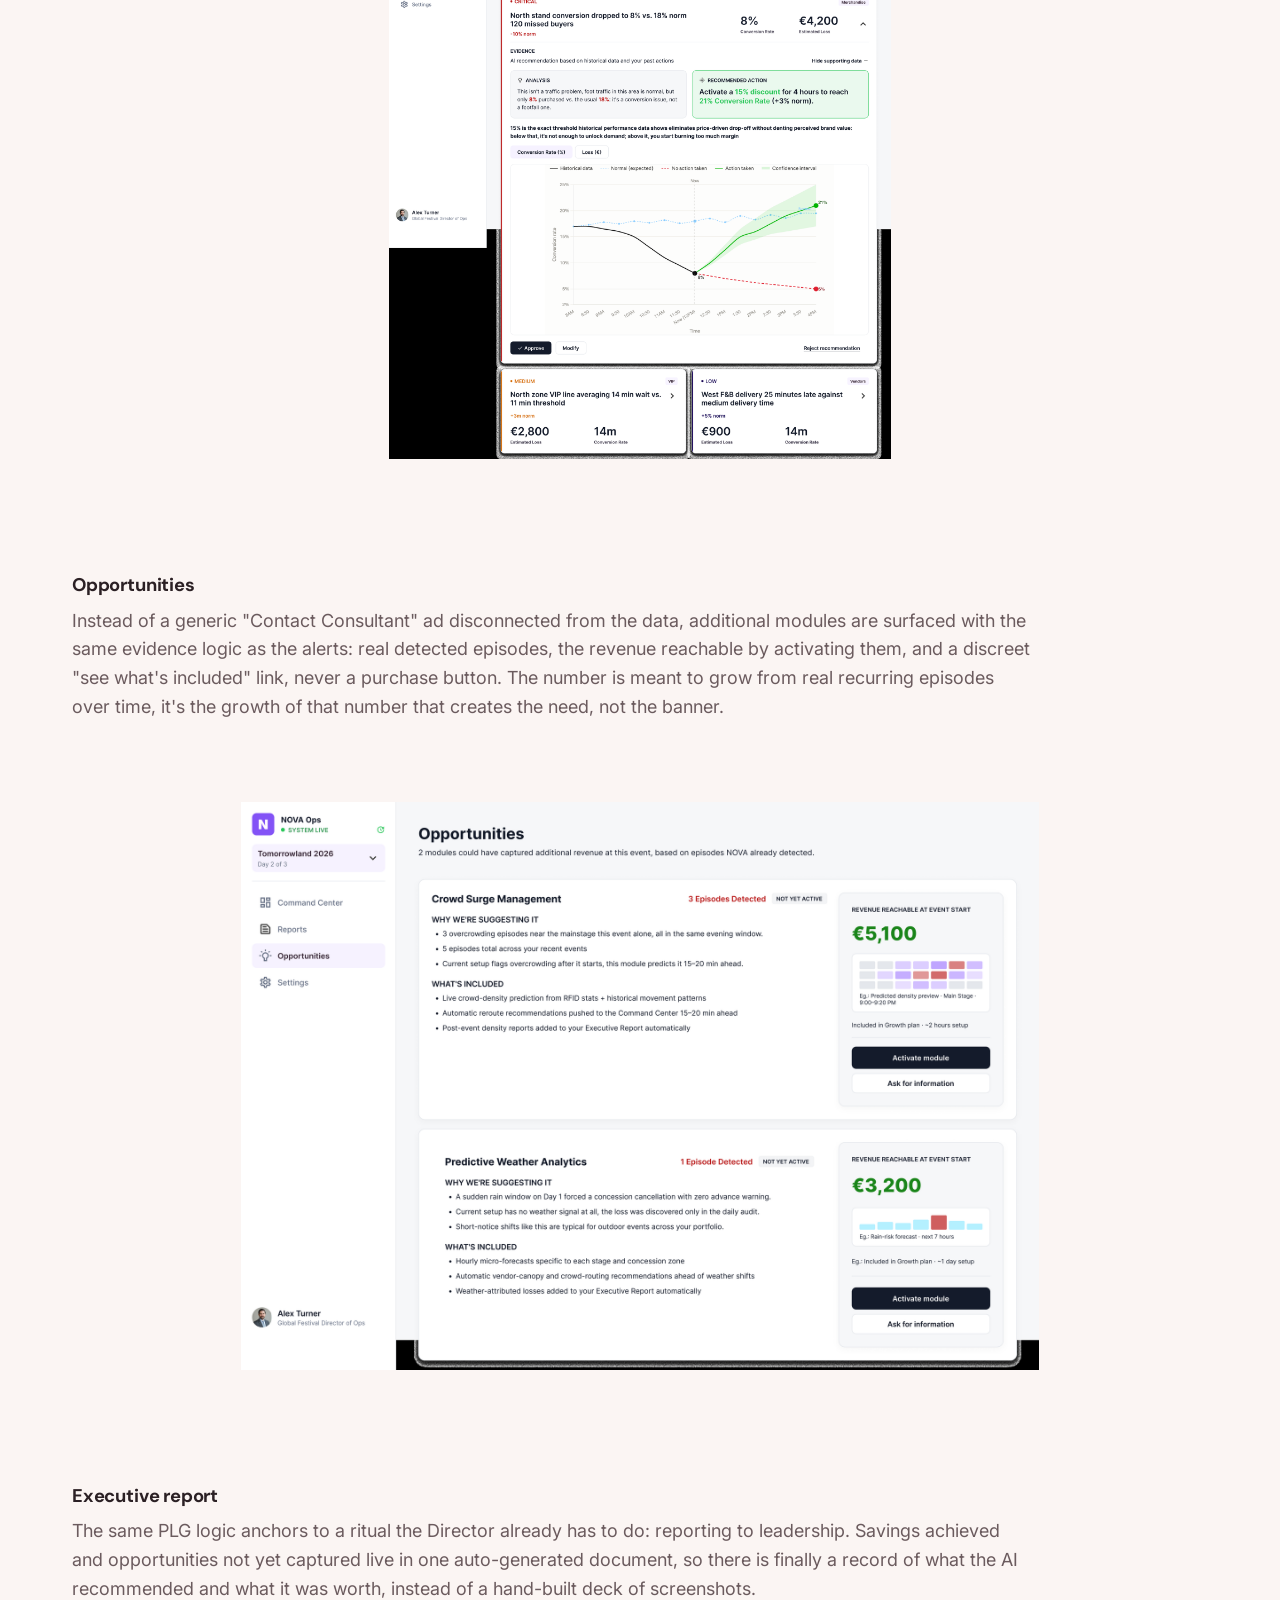
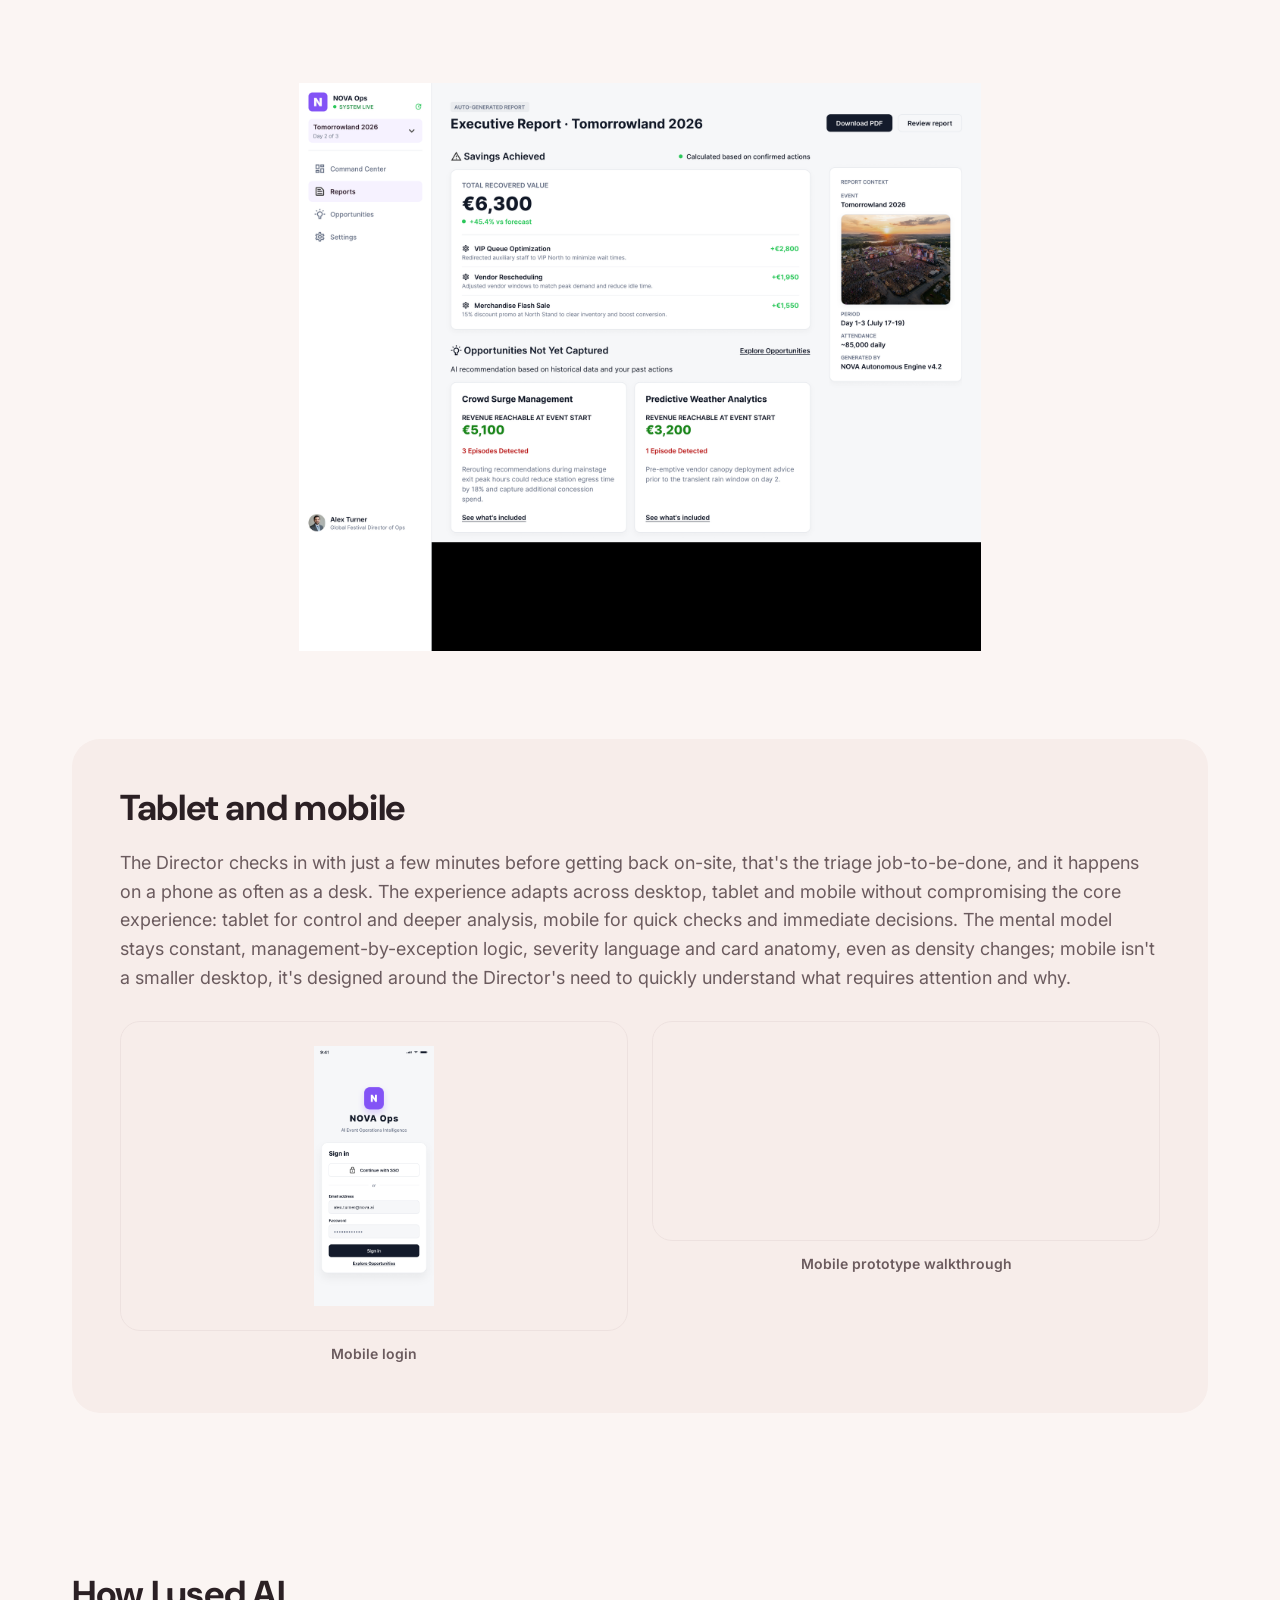
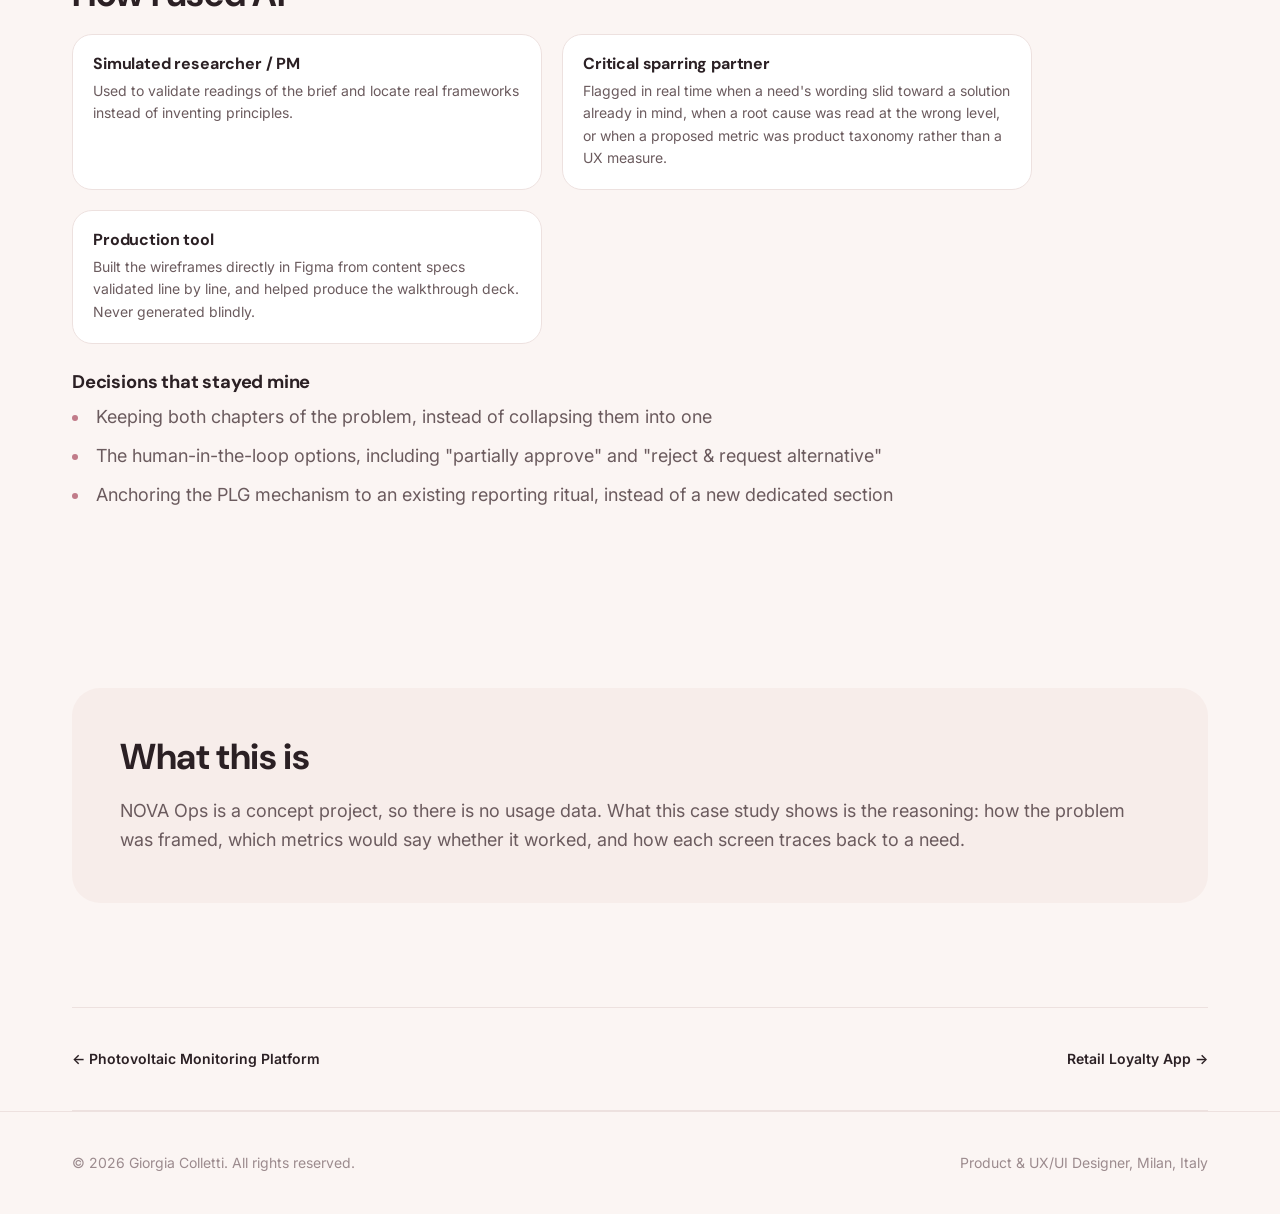
<file: work/nova-ops.html>
<!doctype html>
<html lang="en">
<head>
<meta charset="UTF-8">
<meta name="viewport" content="width=device-width, initial-scale=1.0">
<title>NOVA Ops: Case Study | Giorgia Colletti</title>
<meta name="description" content="A concept redesign of a B2B SaaS platform's daily revenue audit workflow, turning an AI data dump into a trustworthy command center.">
<link rel="preconnect" href="https://fonts.googleapis.com">
<link rel="preconnect" href="https://fonts.gstatic.com" crossorigin>
<link href="https://fonts.googleapis.com/css2?family=DM+Sans:wght@500;700;800&family=Inter:wght@400;500;600;700&display=swap" rel="stylesheet">
<link rel="stylesheet" href="../css/styles.css">
</head>
<body>

<header class="navbar" id="navbar">
  <div class="container navbar-inner">
    <a href="../index.html#home" class="logo">Giorgia Colletti</a>
    <nav class="nav-links" id="navLinks">
      <a href="../index.html#work">Work</a>
      <a href="../index.html#process">Process</a>
      <a href="../index.html#about">About</a>
      <a href="../index.html#contact">Let's Connect</a>
    </nav>
    <div class="nav-actions">
      <button class="nav-toggle" id="navToggle" aria-label="Toggle menu" aria-expanded="false" aria-controls="navLinks">
        <span></span>
      </button>
    </div>
  </div>
</header>

<main>
  <section class="case-hero">
    <div class="container">
      <a href="../index.html#work" class="back-link">← Back to Work</a>
      <div class="case-tags"><span>Product Design</span><span>AI/UX</span><span>Concept Project</span></div>
      <h1>NOVA Ops: redesigning an AI-driven revenue audit</h1>
      <p class="case-subtitle">
        A concept redesign of the Daily Revenue Audit in a B2B SaaS platform for festival operators:
        from a screen full of raw data to one where an AI recommendation can be understood,
        trusted and acted on.
      </p>
      <div class="case-meta-row">
        <div><span class="label">Role</span><span class="value">Product Designer</span></div>
        <div><span class="label">Type</span><span class="value">Concept project</span></div>
        <div><span class="label">Platform</span><span class="value">Web (Tablet) &amp; Mobile</span></div>
        <div><span class="label">Status</span><span class="value">Concept, not shipped</span></div>
      </div>
    </div>
  </section>

  <div class="container">
    <div class="case-hero-image is-device-demo reveal">
      <img src="../assets/img/nova-command-center.png" alt="NOVA Ops Command Center screen showing three prioritized alerts sorted by severity and today's estimated loss of €7,900">
    </div>
  </div>

  <section>
    <div class="container">
      <div class="case-block reveal">
        <h2>The challenge</h2>
        <p>
          NOVA Ops is a concept project: a hypothetical B2B SaaS platform for companies running
          mega-festivals, think Tomorrowland or Coachella-scale events. An AI engine reads
          operational data, RFID wristband pings, POS transactions, attendance maps, to find where
          a festival is losing economic value. The Daily Revenue Audit, the workflow redesigned
          here, is just one module in a larger platform; others, like Predictive Weather Analytics
          and Crowd Surge Management, are sold separately, which is why product-led growth toward
          those modules makes sense: the customer has already bought a piece of the platform.
        </p>
        <p>
          The brief: an MVP is already live, multiple customers are onboarded, and they have given
          negative feedback. The underlying AI engine works, the interface doesn't. To prove its
          value, the interface tries to show the user everything, producing exactly the kind of
          context overload that erodes trust instead of building it. Because the UI is cluttered,
          users don't trust the AI's recommendations, and with that trust, the upsell insights the
          product depends on are lost too.
        </p>

        <h3>Goals</h3>
        <ul>
          <li>Make the AI's recommendations trustworthy enough to act on during a live event</li>
          <li>Replace a raw data dump with a synthesis the user can judge in seconds</li>
          <li>Introduce a concrete, explainable AI-proposed action; today the product is still manual</li>
          <li>Prove the value of AI recommendations over time, to justify cross-selling other modules</li>
          <li>Do it without a single intrusive upsell banner</li>
        </ul>
      </div>
    </div>
  </section>

  <section>
    <div class="container">
      <div class="case-block alt-bg reveal">
        <h2>Users</h2>
        <div class="role-grid">
          <div class="role-card">
            <h4>Global Festival Operations Director (primary persona)</h4>
            <p>Manages multiple huge events simultaneously across regions, hands-on, with very
            little time available during a live event. Balances three often-conflicting
            priorities: crowd safety (non-negotiable), artist scheduling (rigid contracts) and
            VIP/concession revenue (what he's measured on). Any AI recommendation has to be
            justifiable to his own leadership, trusting it himself isn't enough.</p>
          </div>
          <div class="role-card">
            <h4>Key Account Managers</h4>
            <p>Never touch the tool directly, but collect negative customer feedback, the way the
            company currently measures whether the redesign is working.</p>
          </div>
          <div class="role-card">
            <h4>Festival / promoter leadership</h4>
            <p>Recipient of the executive reporting, most likely sees only the final summary,
            never the tool itself.</p>
          </div>
        </div>
      </div>
    </div>
  </section>

  <section>
    <div class="container">
      <div class="case-block reveal">
        <h2>The existing workflow</h2>
        <p>Five steps, each with its own problem.</p>
        <div class="process-timeline">
          <div class="timeline-step">
            <div class="timeline-dot">1</div>
            <div>
              <h4>Triage → The Data Dump</h4>
              <p>Logs in to spot the day's revenue leakage. No visual hierarchy: massive data
              grids force an export to Excel just to find where value is being lost.</p>
            </div>
          </div>
          <div class="timeline-step">
            <div class="timeline-dot">2</div>
            <div>
              <h4>Root cause analysis → Context Overload</h4>
              <p>Spots a spike in unsold merchandise and clicks to investigate. The AI tries to
              explain itself by showing everything: RFID pings, heat-map hex codes, every POS
              line, instead of a synthesis.</p>
            </div>
          </div>
          <div class="timeline-step">
            <div class="timeline-dot">3</div>
            <div>
              <h4>Fixing the problem → Manual Friction</h4>
              <p>Wants to quickly prevent this bottleneck going forward, but has to leave the
              dashboard, dig into a settings menu, and manually write a new pricing or
              re-routing rule from scratch.</p>
            </div>
          </div>
          <div class="timeline-step">
            <div class="timeline-dot">4</div>
            <div>
              <h4>The upsell moment → The Intrusive Ad</h4>
              <p>Notices money lost to a gap only another module could cover, and gets a generic
              "Contact Consultant" banner next to the data table, disconnected from the specific
              numbers.</p>
            </div>
          </div>
          <div class="timeline-step">
            <div class="timeline-dot">5</div>
            <div>
              <h4>Executive reporting → Zero Tracking</h4>
              <p>Has to present the savings achieved to leadership. The system never tracks its
              own recommendations: screenshots and a hand-built deck, alone.</p>
            </div>
          </div>
        </div>
      </div>
    </div>
  </section>

  <section>
    <div class="container">
      <div class="case-block alt-bg reveal">
        <h2>What I found</h2>
        <h3>Data dump → no trust → no action → no proof of value → upsell lost</h3>
        <p>
          AI transparency and trust isn't a requirement parallel to product-led growth, it's its
          precondition. You can't propose an upsell based on missed savings if the user doesn't
          already trust the number being shown.
        </p>
        <p>
          Two interpretive calls shaped everything downstream. First, "too much data" is not the
          root cause: the brief says visual hierarchy is missing, not volume; reading it as too
          much data would mean hiding data, which risks the explainability the brief requires.
          Second, "agentic" describes a target state, not today's reality: at the fixing step the
          user still leaves the dashboard and writes the rule manually, so a concrete AI-proposed
          action had to be introduced by the redesign, not assumed to already exist.
        </p>
      </div>
    </div>
  </section>

  <section>
    <div class="container">
      <div class="case-block reveal">
        <h2>Problem statement</h2>
        <p>Chapter 2 has no material to work with until Chapter 1 is solved: without a
        recommendation trusted enough to act on, there's nothing to track or use as proof for the
        upsell.</p>
        <div class="role-grid">
          <div class="role-card">
            <h4>Chapter 1 · Operational trust</h4>
            <p>The Global Festival Operations Director can't trust the AI's recommendations
            quickly enough during a live event, because the tool replaces synthesis with a raw
            dump of all the data, forcing him to redo the analysis himself in Excel while losses
            accumulate.</p>
          </div>
          <div class="role-card">
            <h4>Chapter 2 · Value proven over time</h4>
            <p>The Director has no way to demonstrate, over time, that AI-suggested actions
            reduced losses, because the system doesn't track the outcome of its own
            recommendations, blocking him from justifying his choices to leadership or perceiving
            the value of additional modules.</p>
          </div>
        </div>
      </div>
    </div>
  </section>

  <section>
    <div class="container">
      <div class="case-block alt-bg reveal">
        <h2>Success metrics</h2>
        <div class="role-grid">
          <div class="role-card">
            <h4>Time to first action</h4>
            <p>Time between login and the user's first decision on an AI recommendation, approve,
            modify or reject, directly on the card. Not the first click: the precise boundary
            between still looking and trusting the number enough to decide.</p>
          </div>
          <div class="role-card">
            <h4>% of flagged anomalies acted on</h4>
            <p>Directly from the AI's card, without leaving the flow to export data.</p>
          </div>
          <div class="role-card">
            <h4>% of reports auto-generated</h4>
            <p>Using the tool's automatic reporting feature, instead of a hand-built deck from
            screenshots.</p>
          </div>
          <div class="role-card">
            <h4>% of missed savings converted</h4>
            <p>Into purchase or trial of the linked module, tying the product directly to
            revenue.</p>
          </div>
        </div>
        <p>Ruled out: "time spent in platform." For a tool meant to reduce context overload, more
        time in-product is a bad signal, not a good one.</p>
      </div>
    </div>
  </section>

  <section>
    <div class="container">
      <div class="case-block reveal">
        <h2>Needs and design opportunities</h2>
        <div class="process-timeline">
          <div class="timeline-step">
            <div class="timeline-dot">1</div>
            <div>
              <h4>Triage → Management by exception</h4>
              <p>"Understand right away whether I'm losing money and how serious it is, so I can
              decide whether to act now or it can wait."</p>
            </div>
          </div>
          <div class="timeline-step">
            <div class="timeline-dot">2</div>
            <div>
              <h4>Root cause → Progressive disclosure</h4>
              <p>"Quickly understand the most likely cause and how much it weighs, without
              cross-referencing sources myself."</p>
            </div>
          </div>
          <div class="timeline-step">
            <div class="timeline-dot">3</div>
            <div>
              <h4>Fix → Human-in-the-loop</h4>
              <p>"Apply a concrete fix, or approve/adjust the AI's proposal, without leaving my
              workflow to configure it from scratch."</p>
            </div>
          </div>
          <div class="timeline-step">
            <div class="timeline-dot">4</div>
            <div>
              <h4>Upsell moment → PLG on missed savings</h4>
              <p>"Understand whether a loss is preventable and worth preventing, before deciding,
              with concrete numbers, not a sales pitch."</p>
            </div>
          </div>
          <div class="timeline-step">
            <div class="timeline-dot">5</div>
            <div>
              <h4>Reporting → Auto-generated report</h4>
              <p>"Quickly show which recommendations I followed and how much value came from it,
              without rebuilding everything by hand."</p>
            </div>
          </div>
        </div>
      </div>
    </div>
  </section>

  <section>
    <div class="container">
      <div class="case-block alt-bg reveal">
        <h2>Design principles</h2>
        <div class="role-grid">
          <div class="role-card">
            <h4>Management by exception</h4>
            <p>By default, show only anomalies that deviate from the norm, sorted by economic
            impact, never the full dataset. Pattern used in monitoring dashboards: NOC,
            PagerDuty/Datadog, multi-site retail reporting.</p>
          </div>
          <div class="role-card">
            <h4>Progressive disclosure</h4>
            <p>Every anomaly opens with a readable summary; raw data stays behind an explicit
            click. Data-viz allowed at first glance, understandable in under a second. Jakob
            Nielsen, Nielsen Norman Group; Stephen Few, "Information Dashboard Design."</p>
          </div>
          <div class="role-card">
            <h4>Human-in-the-loop for every consequential action</h4>
            <p>The AI proposes a concrete action with visible reasoning; the user explicitly
            approves, modifies or rejects. Amershi, Weld, Vorvoreanu et al., "Guidelines for
            Human-AI Interaction," Microsoft Research, CHI 2019.</p>
          </div>
          <div class="role-card">
            <h4>Always explain the why</h4>
            <p>Every number, alert or recommendation carries the reason the AI generated it,
            available but not intrusive: which data, which threshold, which confidence level.
            Google PAIR, "People + AI Guidebook," Explainability + Trust.</p>
          </div>
        </div>
      </div>
    </div>
  </section>

  <section>
    <div class="container">
      <div class="case-block reveal">
        <h2>Screens</h2>

        <h3>Command Center</h3>
        <p>
          The legacy screen was a data dump with no visual hierarchy. The Command Center replaces
          it with a summary band showing today's aggregated impact and active-anomaly count,
          category filters, and only the exceptions, sorted by economic impact, never an
          "everything is normal" row. Severity is shown as a left-edge indicator only, never a
          full-card colour, to avoid a traffic-light effect.
        </p>
      </div>
    </div>
  </section>

  <div class="container">
    <div class="case-hero-image reveal">
      <img src="../assets/img/nova-command-center.png" alt="NOVA Ops Command Center with a summary band, category filters and three alert cards sorted by severity">
    </div>
  </div>

  <section>
    <div class="container">
      <div class="case-block reveal">
        <h3>Recommendation card</h3>
        <p>
          Each anomaly opens into what happened, how much it weighs (today's loss plus a
          projection), why the AI thinks so (a summary first, the raw comparison behind "see
          detail"), what it proposes, and Approve / Modify / Reject &amp; request alternative. The
          proposal states its consequence before approval, for example activating a 15% discount,
          rather than asking for blind trust.
        </p>
      </div>
    </div>
  </section>

  <div class="container">
    <div class="case-hero-image reveal">
      <img src="../assets/img/nova-recommendation-detail.png" alt="Expanded recommendation card showing the AI's analysis, a proposed 15% discount action, a conversion-rate projection chart, and Approve, Modify, Reject controls">
    </div>
  </div>

  <section>
    <div class="container">
      <div class="case-block reveal">
        <h3>Opportunities</h3>
        <p>
          Instead of a generic "Contact Consultant" ad disconnected from the data, additional
          modules are surfaced with the same evidence logic as the alerts: real detected episodes,
          the revenue reachable by activating them, and a discreet "see what's included" link,
          never a purchase button. The number is meant to grow from real recurring episodes over
          time, it's the growth of that number that creates the need, not the banner.
        </p>
      </div>
    </div>
  </section>

  <div class="container">
    <div class="case-hero-image reveal">
      <img src="../assets/img/nova-opportunities.png" alt="Opportunities screen listing Crowd Surge Management and Predictive Weather Analytics modules, each with detected episodes and reachable revenue">
    </div>
  </div>

  <section>
    <div class="container">
      <div class="case-block reveal">
        <h3>Executive report</h3>
        <p>
          The same PLG logic anchors to a ritual the Director already has to do: reporting to
          leadership. Savings achieved and opportunities not yet captured live in one
          auto-generated document, so there is finally a record of what the AI recommended and
          what it was worth, instead of a hand-built deck of screenshots.
        </p>
      </div>
    </div>
  </section>

  <div class="container">
    <div class="case-hero-image reveal">
      <img src="../assets/img/nova-executive-report.png" alt="Auto-generated executive report showing total recovered value, a breakdown of confirmed actions, and opportunities not yet captured">
    </div>
  </div>

  <section>
    <div class="container">
      <div class="case-block alt-bg reveal">
        <h2>Tablet and mobile</h2>
        <p>
          The Director checks in with just a few minutes before getting back on-site, that's the
          triage job-to-be-done, and it happens on a phone as often as a desk. The experience
          adapts across desktop, tablet and mobile without compromising the core experience:
          tablet for control and deeper analysis, mobile for quick checks and immediate decisions.
          The mental model stays constant, management-by-exception logic, severity language and
          card anatomy, even as density changes; mobile isn't a smaller desktop, it's designed
          around the Director's need to quickly understand what requires attention and why.
        </p>
        <div class="ds-gallery" style="margin-top:28px;">
          <div class="ds-card">
            <div class="ds-card-image"><img src="../assets/img/nova-mobile-login.png" alt="Mobile login screen for NOVA Ops"></div>
            <span class="ds-caption">Mobile login</span>
          </div>
          <div class="ds-card">
            <div class="ds-card-image">
              <video src="../assets/video/nova-demo.mp4" autoplay loop muted playsinline aria-label="Looping demo of the NOVA Ops mobile prototype navigating between screens"></video>
            </div>
            <span class="ds-caption">Mobile prototype walkthrough</span>
          </div>
        </div>
      </div>
    </div>
  </section>

  <section>
    <div class="container">
      <div class="case-block reveal">
        <h2>How I used AI</h2>
        <div class="role-grid">
          <div class="role-card">
            <h4>Simulated researcher / PM</h4>
            <p>Used to validate readings of the brief and locate real frameworks instead of
            inventing principles.</p>
          </div>
          <div class="role-card">
            <h4>Critical sparring partner</h4>
            <p>Flagged in real time when a need's wording slid toward a solution already in mind,
            when a root cause was read at the wrong level, or when a proposed metric was product
            taxonomy rather than a UX measure.</p>
          </div>
          <div class="role-card">
            <h4>Production tool</h4>
            <p>Built the wireframes directly in Figma from content specs validated line by line,
            and helped produce the walkthrough deck. Never generated blindly.</p>
          </div>
        </div>
        <h3>Decisions that stayed mine</h3>
        <ul>
          <li>Keeping both chapters of the problem, instead of collapsing them into one</li>
          <li>The human-in-the-loop options, including "partially approve" and "reject &amp;
          request alternative"</li>
          <li>Anchoring the PLG mechanism to an existing reporting ritual, instead of a new
          dedicated section</li>
        </ul>
      </div>
    </div>
  </section>

  <section>
    <div class="container">
      <div class="case-block alt-bg reveal">
        <h2>What this is</h2>
        <p>
          NOVA Ops is a concept project, so there is no usage data. What this case study shows is
          the reasoning: how the problem was framed, which metrics would say whether it worked,
          and how each screen traces back to a need.
        </p>
      </div>
    </div>
  </section>

  <div class="container">
    <div class="case-nav">
      <a href="photovoltaic-monitoring-platform.html">← Photovoltaic Monitoring Platform</a>
      <a href="retail-loyalty-app.html">Retail Loyalty App →</a>
    </div>
  </div>
</main>

<footer>
  <div class="container footer-inner">
    <span>© <span id="year"></span> Giorgia Colletti. All rights reserved.</span>
    <span>Product &amp; UX/UI Designer, Milan, Italy</span>
  </div>
</footer>

<script src="../js/main.js"></script>
</body>
</html>
</file>
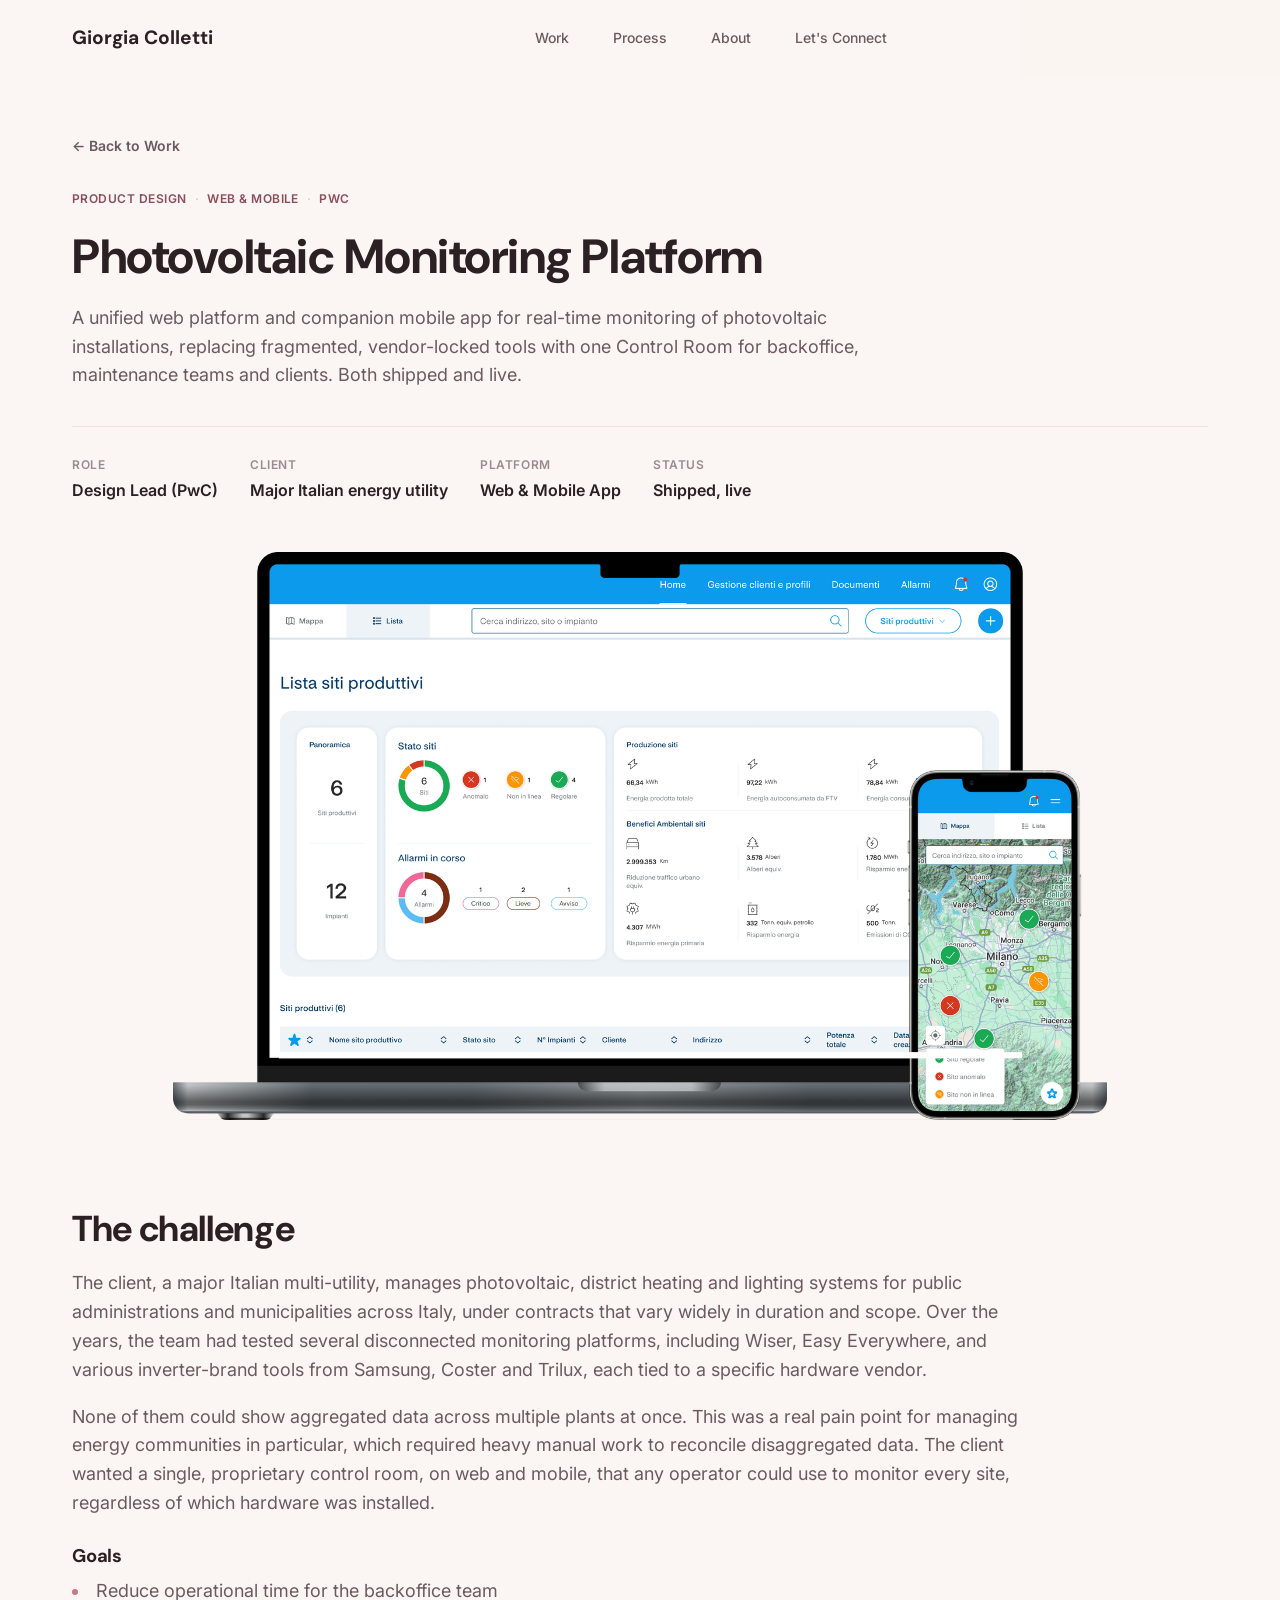
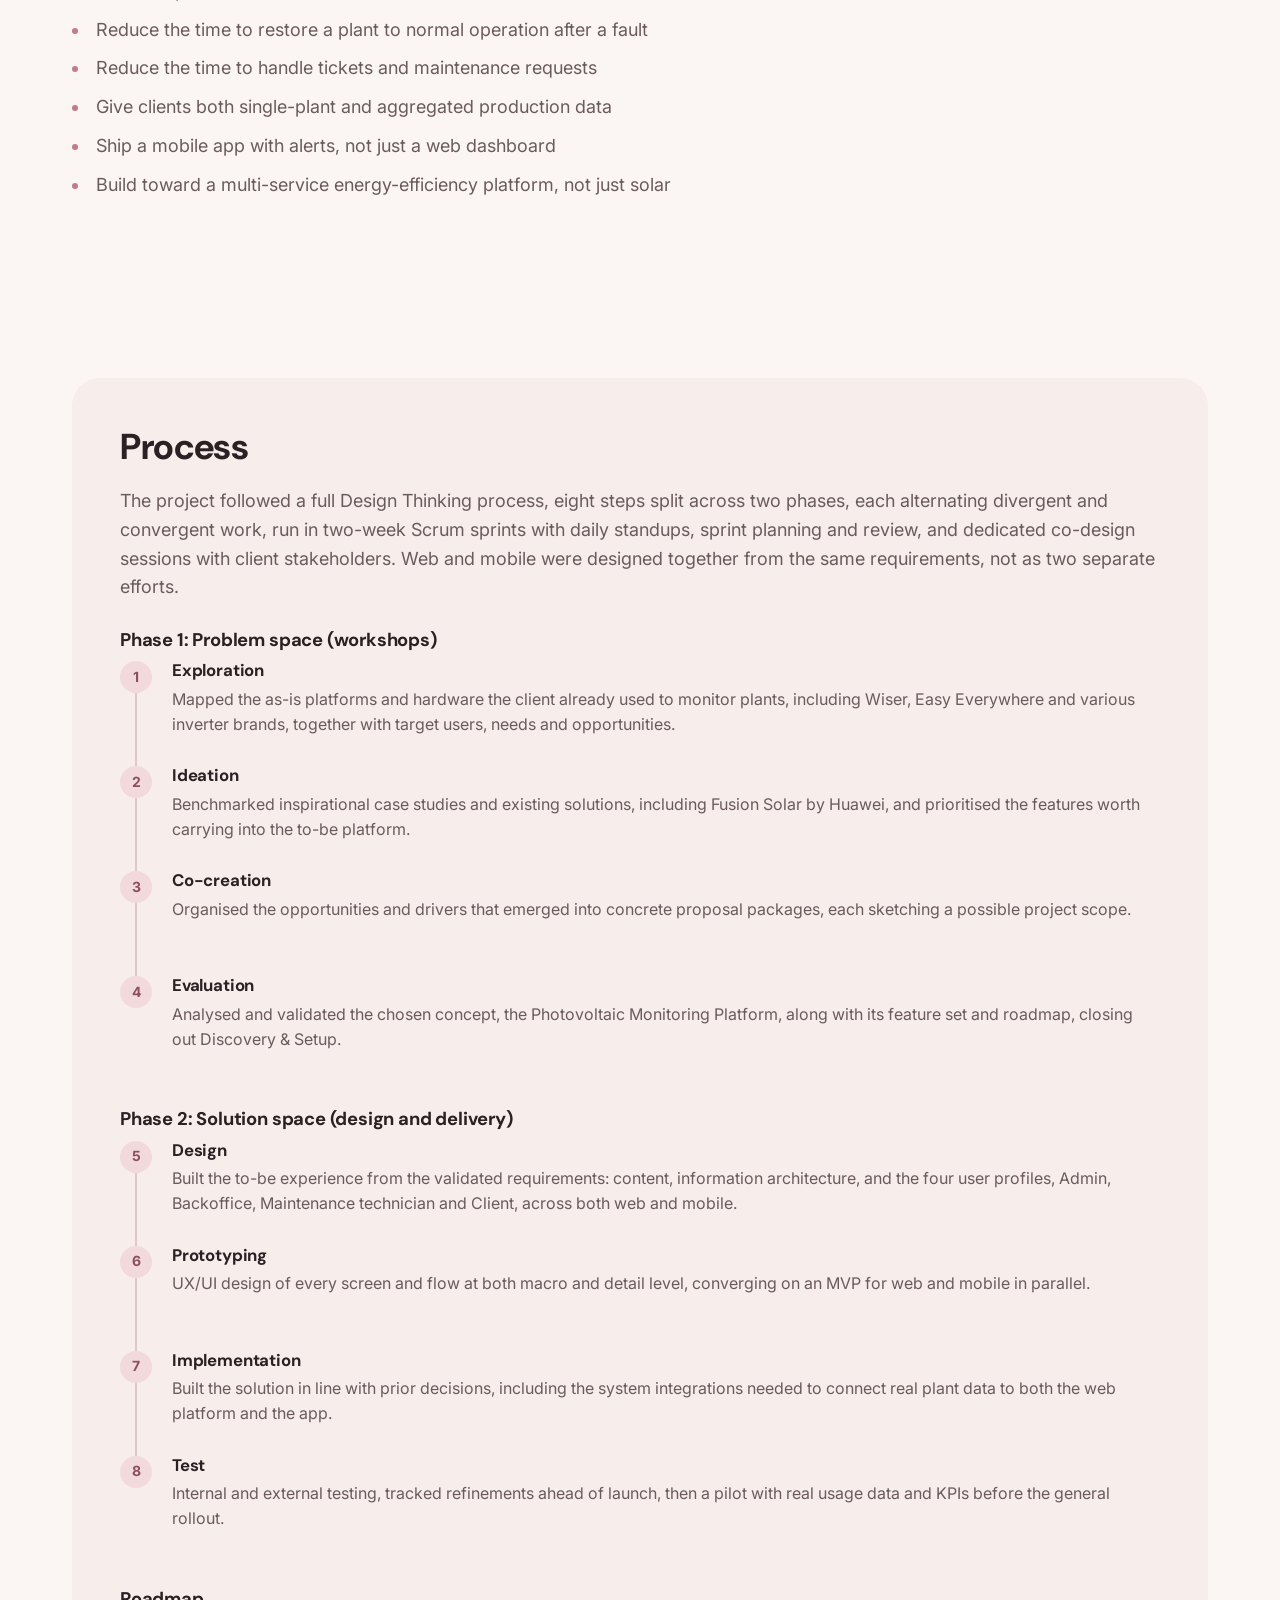
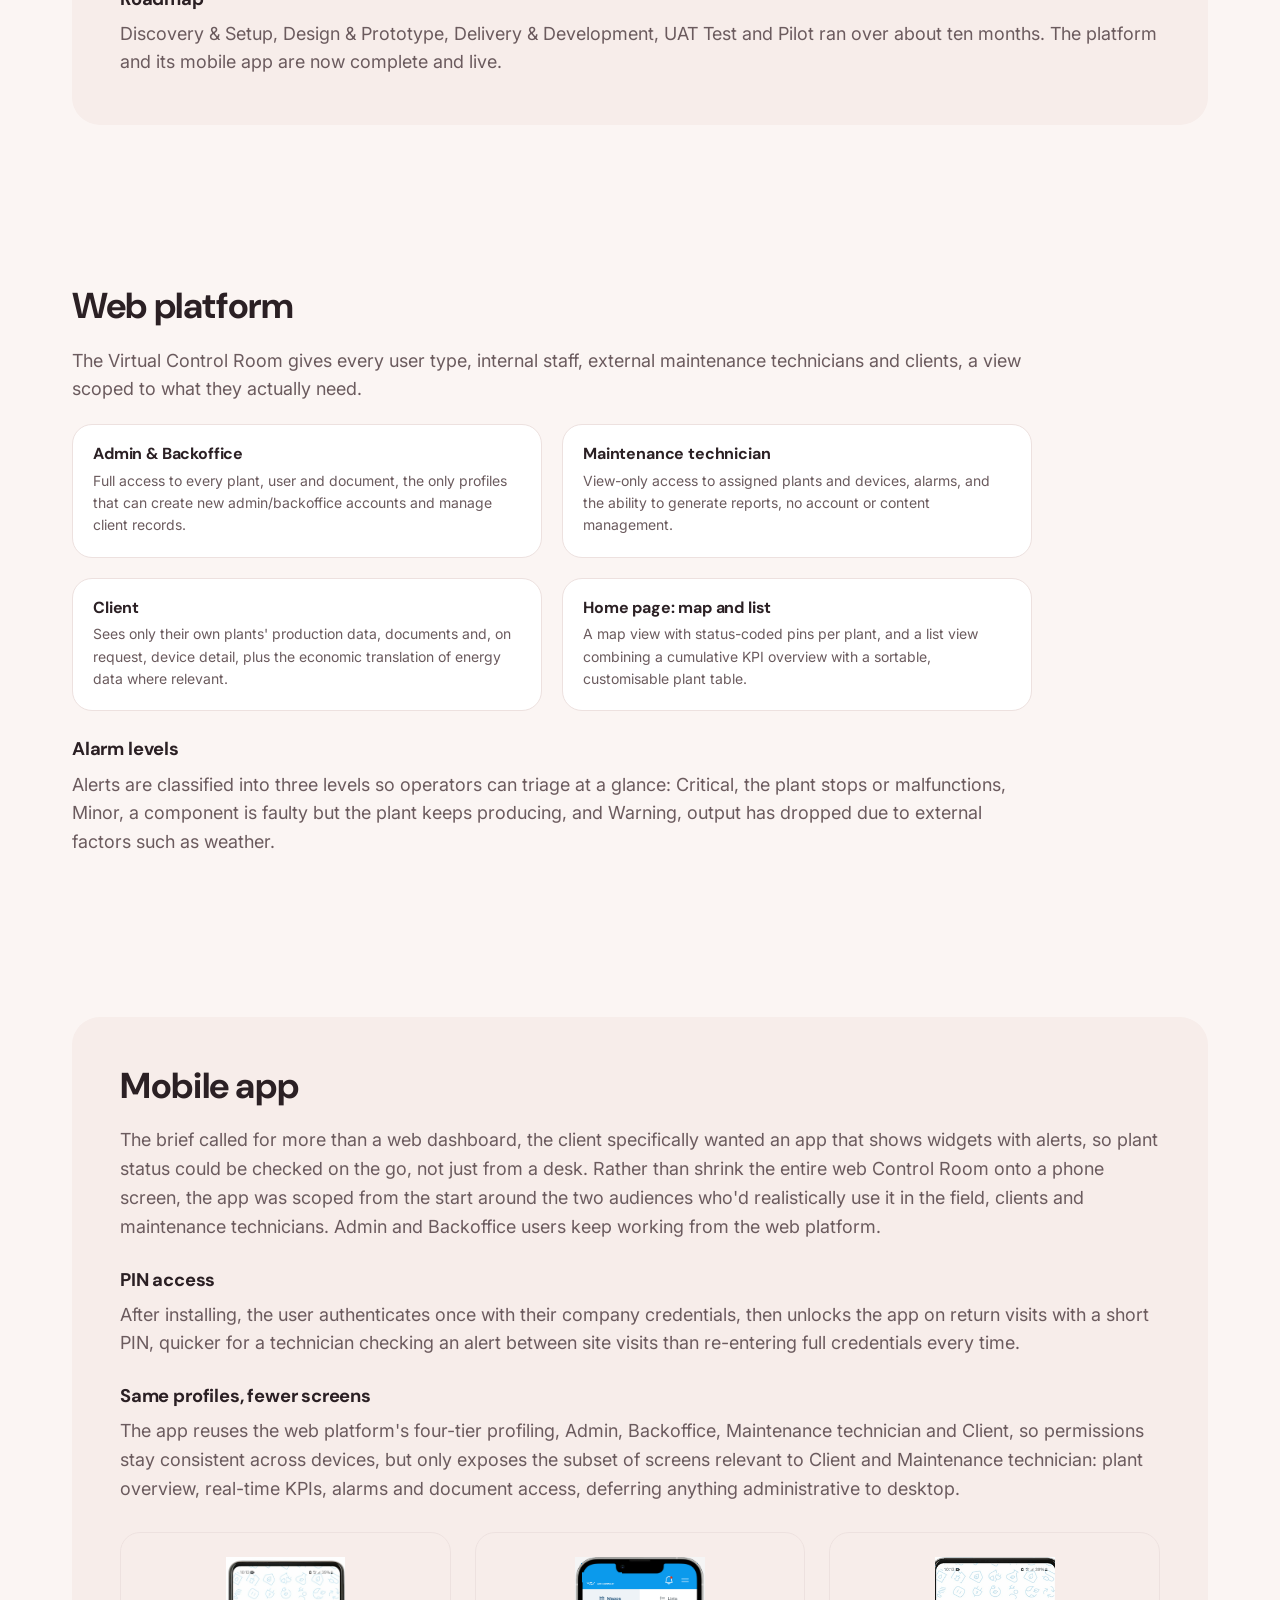
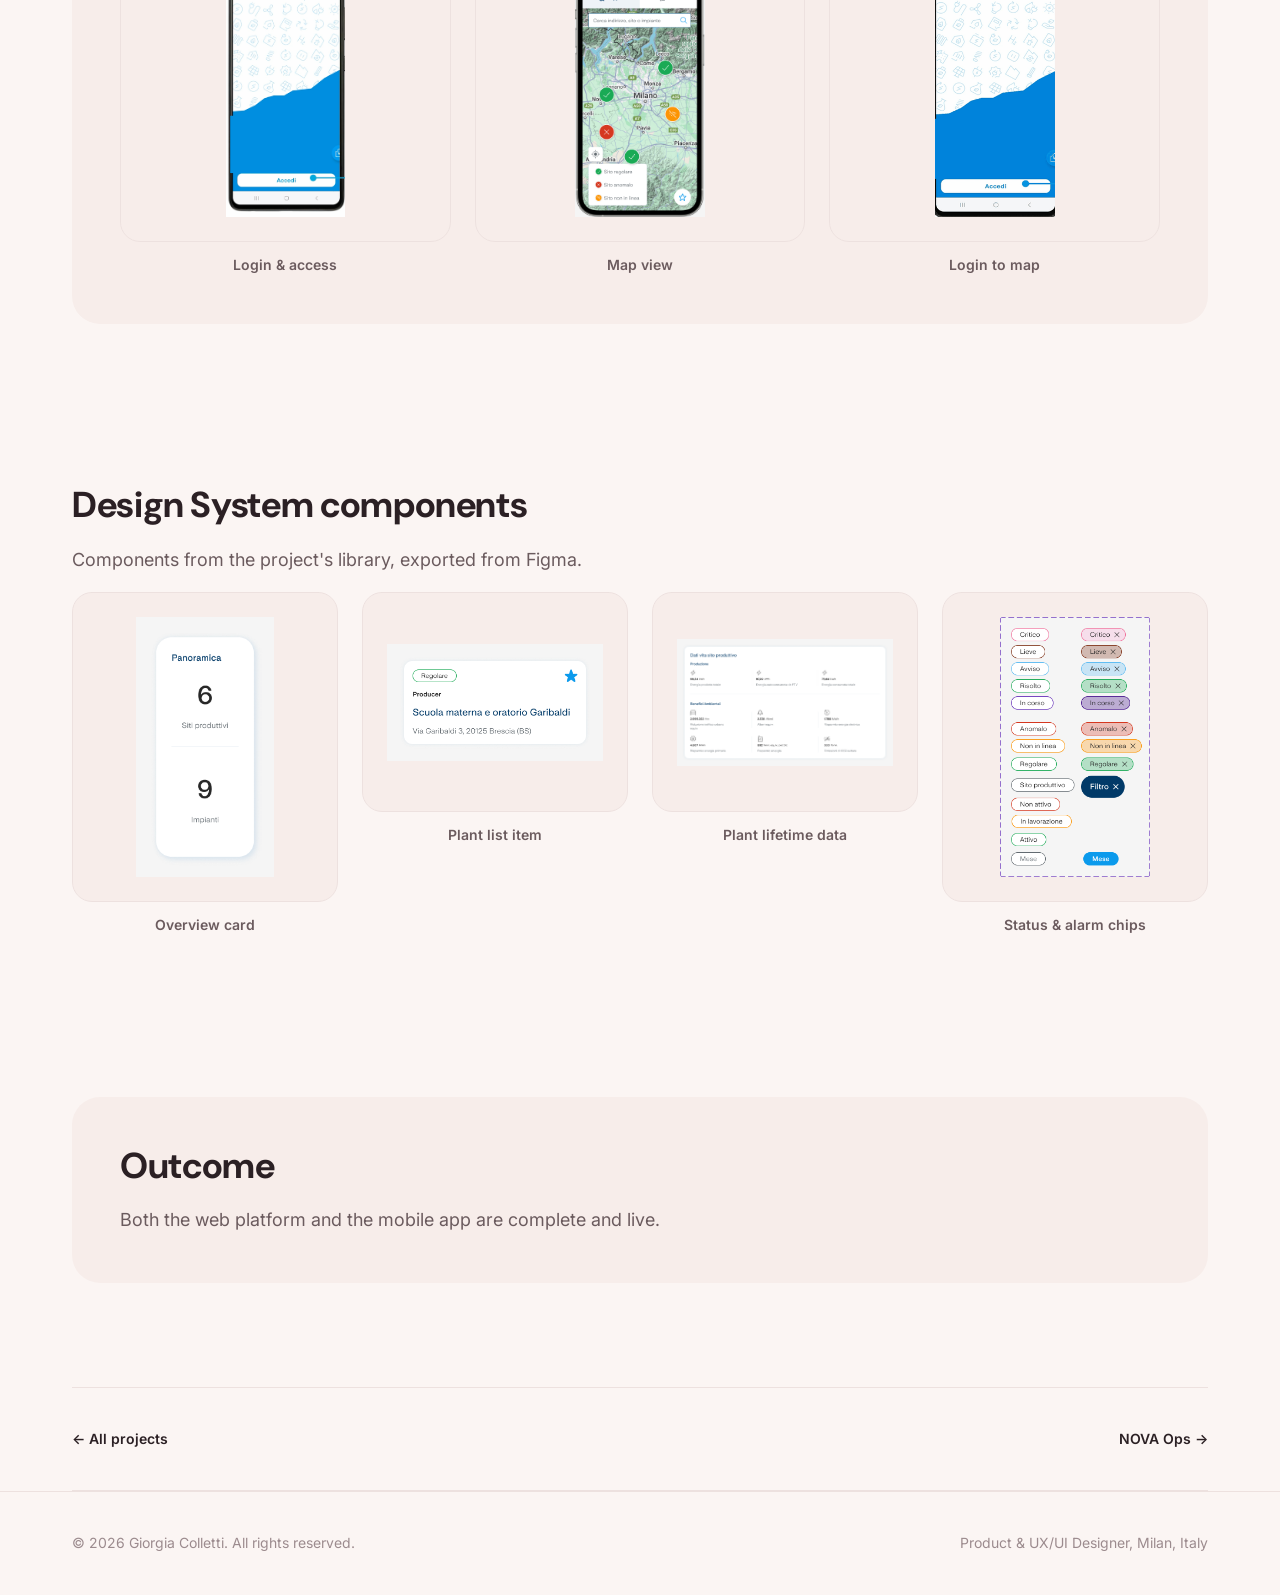
<file: work/photovoltaic-monitoring-platform.html>
<!doctype html>
<html lang="en">
<head>
<meta charset="UTF-8">
<meta name="viewport" content="width=device-width, initial-scale=1.0">
<title>Photovoltaic Monitoring Platform: Case Study | Giorgia Colletti</title>
<meta name="description" content="A unified web platform and mobile app for real-time photovoltaic monitoring, built for a major Italian energy utility.">
<link rel="preconnect" href="https://fonts.googleapis.com">
<link rel="preconnect" href="https://fonts.gstatic.com" crossorigin>
<link href="https://fonts.googleapis.com/css2?family=DM+Sans:wght@500;700;800&family=Inter:wght@400;500;600;700&display=swap" rel="stylesheet">
<link rel="stylesheet" href="../css/styles.css">
</head>
<body>

<header class="navbar" id="navbar">
  <div class="container navbar-inner">
    <a href="../index.html#home" class="logo">Giorgia Colletti</a>
    <nav class="nav-links" id="navLinks">
      <a href="../index.html#work">Work</a>
      <a href="../index.html#process">Process</a>
      <a href="../index.html#about">About</a>
      <a href="../index.html#contact">Let's Connect</a>
    </nav>
    <div class="nav-actions">
      <button class="nav-toggle" id="navToggle" aria-label="Toggle menu" aria-expanded="false" aria-controls="navLinks">
        <span></span>
      </button>
    </div>
  </div>
</header>

<main>
  <section class="case-hero">
    <div class="container">
      <a href="../index.html#work" class="back-link">← Back to Work</a>
      <div class="case-tags"><span>Product Design</span><span>Web &amp; Mobile</span><span>PwC</span></div>
      <h1>Photovoltaic Monitoring Platform</h1>
      <p class="case-subtitle">
        A unified web platform and companion mobile app for real-time monitoring of photovoltaic
        installations, replacing fragmented, vendor-locked tools with one Control Room for backoffice,
        maintenance teams and clients. Both shipped and live.
      </p>
      <div class="case-meta-row">
        <div><span class="label">Role</span><span class="value">Design Lead (PwC)</span></div>
        <div><span class="label">Client</span><span class="value">Major Italian energy utility</span></div>
        <div><span class="label">Platform</span><span class="value">Web &amp; Mobile App</span></div>
        <div><span class="label">Status</span><span class="value">Shipped, live</span></div>
      </div>
    </div>
  </section>

  <div class="container">
    <div class="case-hero-image reveal">
      <img src="../assets/img/photovoltaic-platform-cover.png" alt="Photovoltaic Monitoring Platform shown on desktop and mobile, list view with KPI overview and plant status">
    </div>
  </div>

  <section>
    <div class="container">
      <div class="case-block reveal">
        <h2>The challenge</h2>
        <p>
          The client, a major Italian multi-utility, manages photovoltaic, district heating and
          lighting systems for public administrations and municipalities across Italy, under contracts
          that vary widely in duration and scope. Over the years, the team had tested several
          disconnected monitoring platforms, including Wiser, Easy Everywhere, and various
          inverter-brand tools from Samsung, Coster and Trilux, each tied to a specific hardware vendor.
        </p>
        <p>
          None of them could show aggregated data across multiple plants at once. This was a real pain
          point for managing energy communities in particular, which required heavy manual work to
          reconcile disaggregated data. The client wanted a single, proprietary control room, on web
          and mobile, that any operator could use to monitor every site, regardless of which hardware
          was installed.
        </p>
        <h3>Goals</h3>
        <ul>
          <li>Reduce operational time for the backoffice team</li>
          <li>Reduce the time to restore a plant to normal operation after a fault</li>
          <li>Reduce the time to handle tickets and maintenance requests</li>
          <li>Give clients both single-plant and aggregated production data</li>
          <li>Ship a mobile app with alerts, not just a web dashboard</li>
          <li>Build toward a multi-service energy-efficiency platform, not just solar</li>
        </ul>
      </div>
    </div>
  </section>

  <section>
    <div class="container">
      <div class="case-block alt-bg reveal">
        <h2>Process</h2>
        <p>
          The project followed a full Design Thinking process, eight steps split across two phases,
          each alternating divergent and convergent work, run in two-week Scrum sprints with daily
          standups, sprint planning and review, and dedicated co-design sessions with client
          stakeholders. Web and mobile were designed together from the same requirements, not as two
          separate efforts.
        </p>

        <h3>Phase 1: Problem space (workshops)</h3>
        <div class="process-timeline">
          <div class="timeline-step">
            <div class="timeline-dot">1</div>
            <div>
              <h4>Exploration</h4>
              <p>Mapped the as-is platforms and hardware the client already used to monitor plants,
              including Wiser, Easy Everywhere and various inverter brands, together with target users,
              needs and opportunities.</p>
            </div>
          </div>
          <div class="timeline-step">
            <div class="timeline-dot">2</div>
            <div>
              <h4>Ideation</h4>
              <p>Benchmarked inspirational case studies and existing solutions, including Fusion Solar
              by Huawei, and prioritised the features worth carrying into the to-be platform.</p>
            </div>
          </div>
          <div class="timeline-step">
            <div class="timeline-dot">3</div>
            <div>
              <h4>Co-creation</h4>
              <p>Organised the opportunities and drivers that emerged into concrete proposal packages,
              each sketching a possible project scope.</p>
            </div>
          </div>
          <div class="timeline-step">
            <div class="timeline-dot">4</div>
            <div>
              <h4>Evaluation</h4>
              <p>Analysed and validated the chosen concept, the Photovoltaic Monitoring Platform, along
              with its feature set and roadmap, closing out Discovery &amp; Setup.</p>
            </div>
          </div>
        </div>

        <h3>Phase 2: Solution space (design and delivery)</h3>
        <div class="process-timeline">
          <div class="timeline-step">
            <div class="timeline-dot">5</div>
            <div>
              <h4>Design</h4>
              <p>Built the to-be experience from the validated requirements: content, information
              architecture, and the four user profiles, Admin, Backoffice, Maintenance technician and Client,
              across both web and mobile.</p>
            </div>
          </div>
          <div class="timeline-step">
            <div class="timeline-dot">6</div>
            <div>
              <h4>Prototyping</h4>
              <p>UX/UI design of every screen and flow at both macro and detail level, converging on an
              MVP for web and mobile in parallel.</p>
            </div>
          </div>
          <div class="timeline-step">
            <div class="timeline-dot">7</div>
            <div>
              <h4>Implementation</h4>
              <p>Built the solution in line with prior decisions, including the system integrations
              needed to connect real plant data to both the web platform and the app.</p>
            </div>
          </div>
          <div class="timeline-step">
            <div class="timeline-dot">8</div>
            <div>
              <h4>Test</h4>
              <p>Internal and external testing, tracked refinements ahead of launch, then a pilot with
              real usage data and KPIs before the general rollout.</p>
            </div>
          </div>
        </div>

        <h3>Roadmap</h3>
        <p>
          Discovery &amp; Setup, Design &amp; Prototype, Delivery &amp; Development, UAT Test and Pilot
          ran over about ten months. The platform and its mobile app are now complete and
          live.
        </p>
      </div>
    </div>
  </section>

  <section>
    <div class="container">
      <div class="case-block reveal">
        <h2>Web platform</h2>
        <p>
          The Virtual Control Room gives every user type, internal staff, external maintenance
          technicians and clients, a view scoped to what they actually need.
        </p>

        <div class="role-grid">
          <div class="role-card">
            <h4>Admin &amp; Backoffice</h4>
            <p>Full access to every plant, user and document, the only profiles that can create new
            admin/backoffice accounts and manage client records.</p>
          </div>
          <div class="role-card">
            <h4>Maintenance technician</h4>
            <p>View-only access to assigned plants and devices, alarms, and the ability to generate
            reports, no account or content management.</p>
          </div>
          <div class="role-card">
            <h4>Client</h4>
            <p>Sees only their own plants' production data, documents and, on request, device detail,
            plus the economic translation of energy data where relevant.</p>
          </div>
          <div class="role-card">
            <h4>Home page: map and list</h4>
            <p>A map view with status-coded pins per plant, and a list view combining a cumulative KPI
            overview with a sortable, customisable plant table.</p>
          </div>
        </div>

        <h3>Alarm levels</h3>
        <p>Alerts are classified into three levels so operators can triage at a glance: Critical, the
        plant stops or malfunctions, Minor, a component is faulty but the plant keeps producing, and
        Warning, output has dropped due to external factors such as weather.</p>
      </div>
    </div>
  </section>

  <section>
    <div class="container">
      <div class="case-block alt-bg reveal">
        <h2>Mobile app</h2>
        <p>
          The brief called for more than a web dashboard, the client specifically wanted an app that
          shows widgets with alerts, so plant status could be checked on the go, not just from a desk.
          Rather than shrink the entire web Control Room onto a phone screen, the app was scoped from
          the start around the two audiences who'd realistically use it in the field, clients and
          maintenance technicians. Admin and Backoffice users keep working from the web platform.
        </p>

        <h3>PIN access</h3>
        <p>
          After installing, the user authenticates once with their company credentials, then unlocks
          the app on return visits with a short PIN, quicker for a technician checking an alert between
          site visits than re-entering full credentials every time.
        </p>

        <h3>Same profiles, fewer screens</h3>
        <p>
          The app reuses the web platform's four-tier profiling, Admin, Backoffice, Maintenance technician and
          Client, so permissions stay consistent across devices, but only exposes the subset of
          screens relevant to Client and Maintenance technician: plant overview, real-time KPIs, alarms and
          document access, deferring anything administrative to desktop.
        </p>

        <div class="ds-gallery" style="margin-top:28px;">
          <div class="ds-card">
            <div class="ds-card-image"><img src="../assets/img/ftv-mobile-app-login.png" alt="Mobile app PIN-based login screen"></div>
            <span class="ds-caption">Login &amp; access</span>
          </div>
          <div class="ds-card">
            <div class="ds-card-image"><img src="../assets/img/ftv-mobile-map-view.png" alt="Mobile app map view with plant status pins across northern Italy"></div>
            <span class="ds-caption">Map view</span>
          </div>
          <div class="ds-card">
            <div class="ds-card-image"><img src="../assets/img/ftv-app-demo.gif" alt="Animated demo of the mobile app: login screen transitioning to the map view"></div>
            <span class="ds-caption">Login to map</span>
          </div>
        </div>
      </div>
    </div>
  </section>

  <section>
    <div class="container">
      <div class="case-block is-wide reveal">
        <h2>Design System components</h2>
        <p class="case-block-lead">Components from the project's library, exported from Figma.</p>

        <div class="ds-gallery">
          <div class="ds-card">
            <div class="ds-card-image"><img src="../assets/img/ftv-overview-card.png" alt="Overview card showing count of sites and plants"></div>
            <span class="ds-caption">Overview card</span>
          </div>
          <div class="ds-card">
            <div class="ds-card-image"><img src="../assets/img/ftv-list-item-card.png" alt="Plant list item card with status chip and address"></div>
            <span class="ds-caption">Plant list item</span>
          </div>
          <div class="ds-card">
            <div class="ds-card-image"><img src="../assets/img/ftv-plant-lifetime-card.png" alt="Plant lifetime data card with production and environmental benefit metrics"></div>
            <span class="ds-caption">Plant lifetime data</span>
          </div>
          <div class="ds-card">
            <div class="ds-card-image"><img src="../assets/img/ftv-status-chips.png" alt="Status and alarm severity chip set"></div>
            <span class="ds-caption">Status &amp; alarm chips</span>
          </div>
        </div>
      </div>
    </div>
  </section>

  <section>
    <div class="container">
      <div class="case-block alt-bg reveal">
        <h2>Outcome</h2>
        <p>
          Both the web platform and the mobile app are complete and live.
        </p>
      </div>
    </div>
  </section>

  <div class="container">
    <div class="case-nav">
      <a href="../index.html#work">← All projects</a>
      <a href="nova-ops.html">NOVA Ops →</a>
    </div>
  </div>
</main>

<footer>
  <div class="container footer-inner">
    <span>© <span id="year"></span> Giorgia Colletti. All rights reserved.</span>
    <span>Product &amp; UX/UI Designer, Milan, Italy</span>
  </div>
</footer>

<script src="../js/main.js"></script>
</body>
</html>
</file>
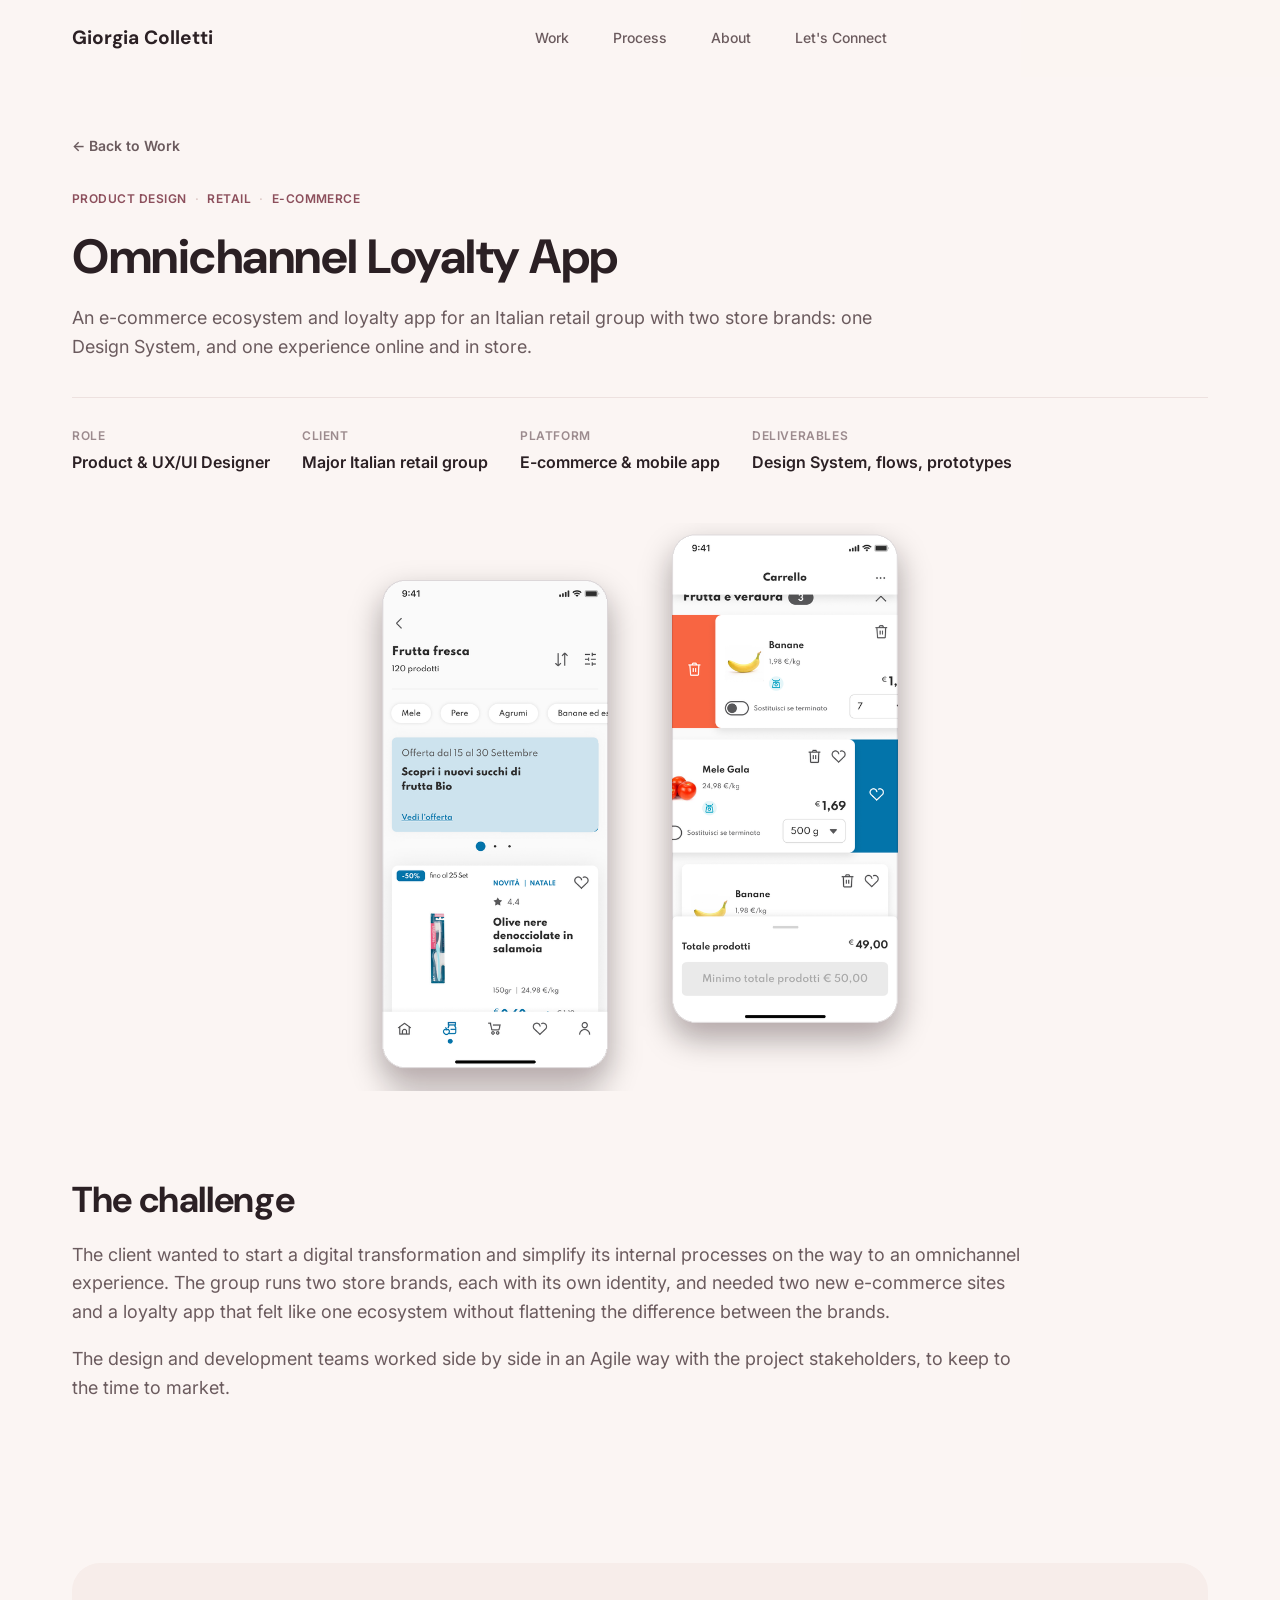
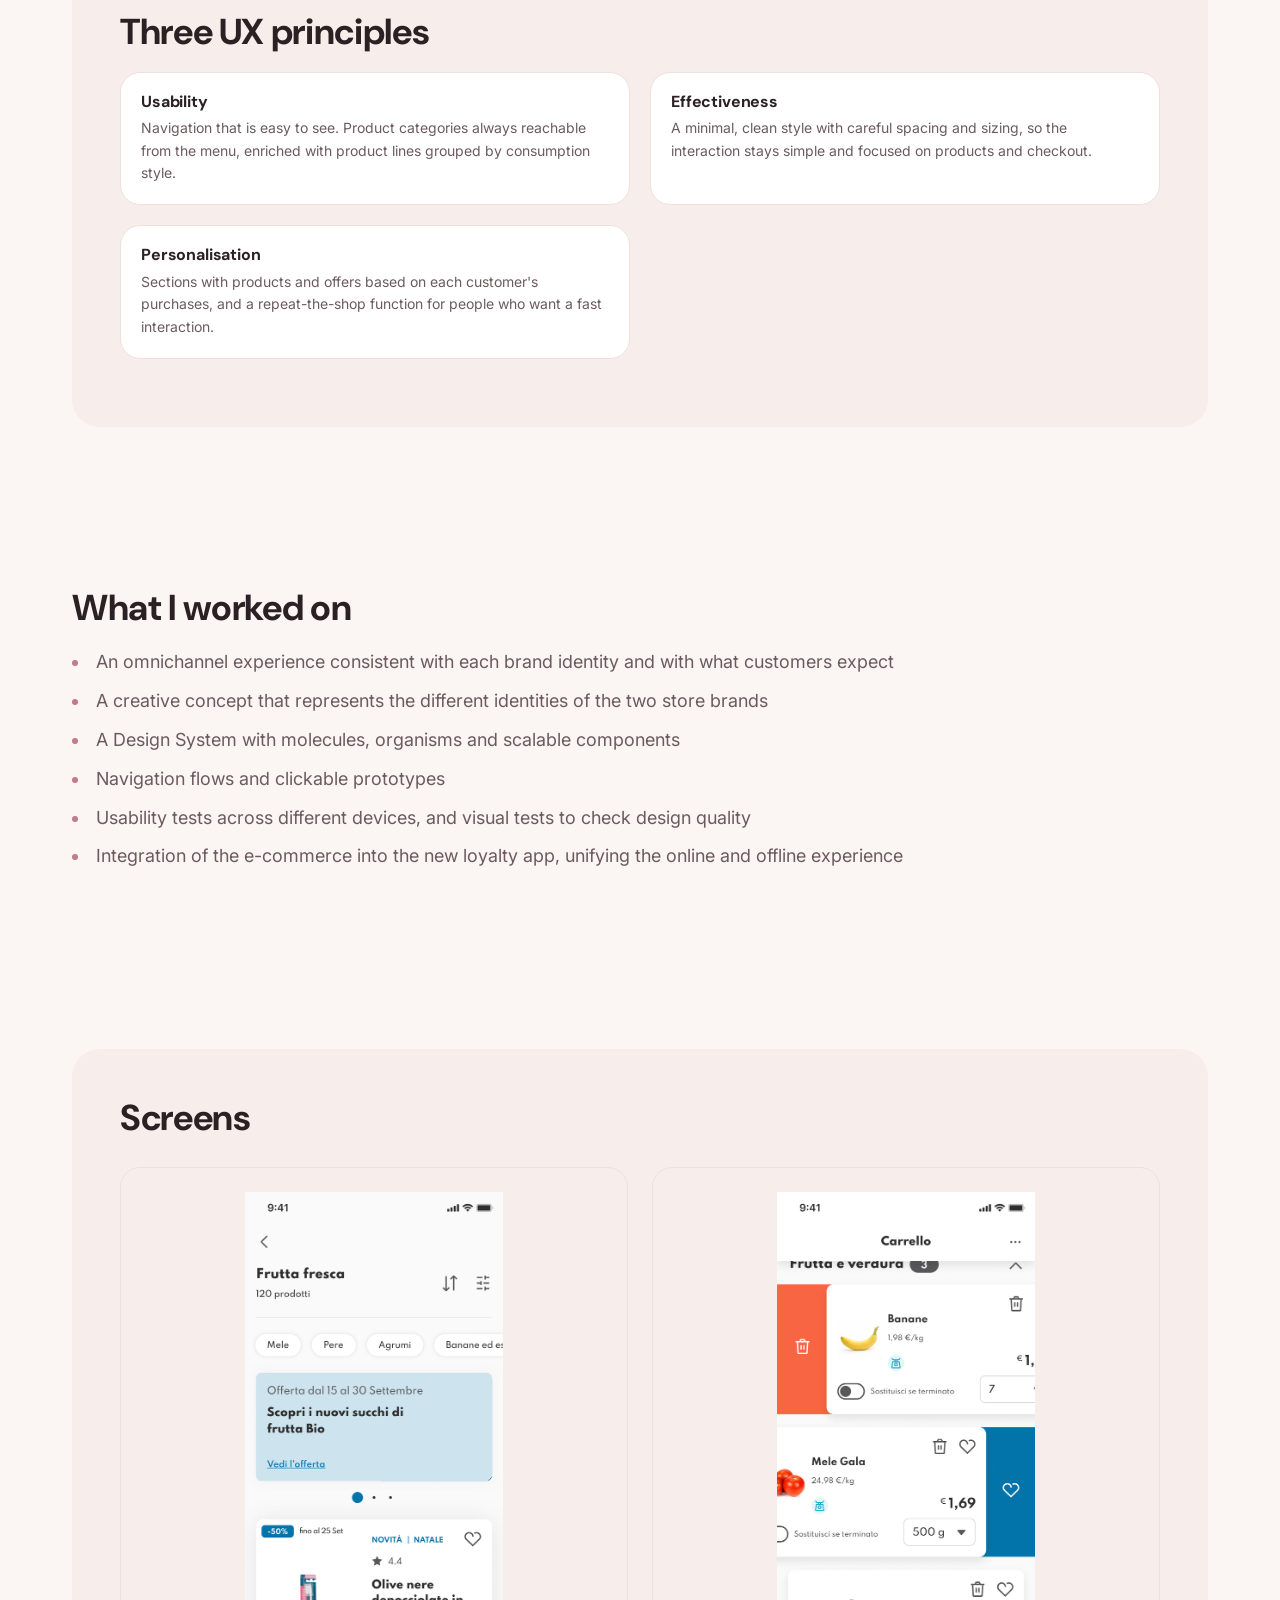
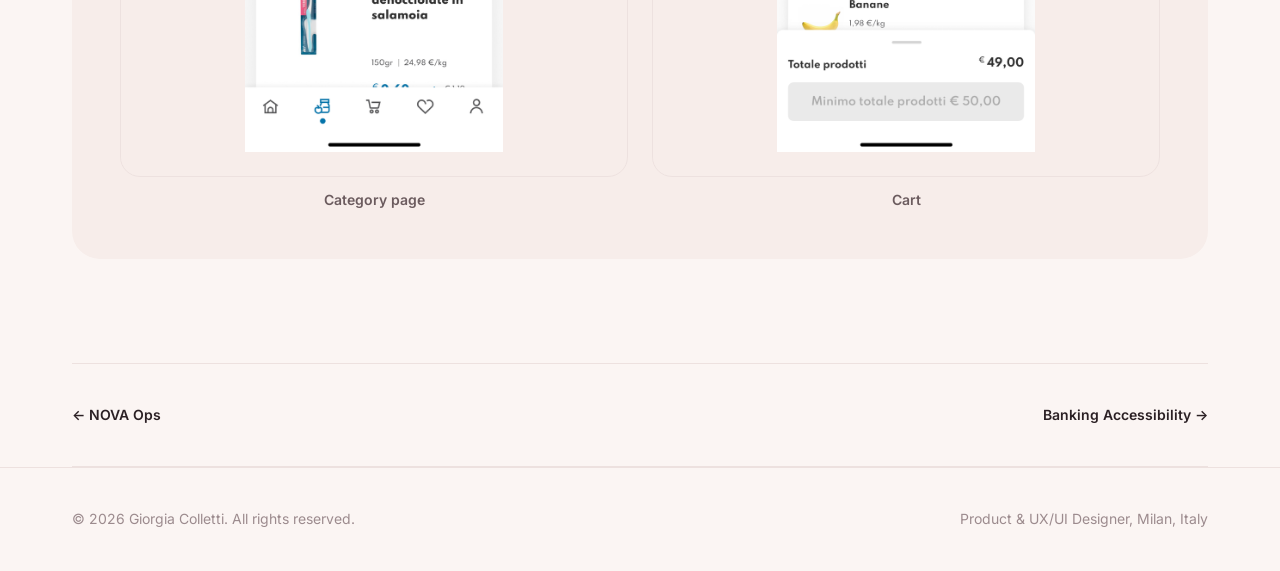
<file: work/retail-loyalty-app.html>
<!doctype html>
<html lang="en">
<head>
<meta charset="UTF-8">
<meta name="viewport" content="width=device-width, initial-scale=1.0">
<title>Omnichannel Loyalty App | Giorgia Colletti</title>
<meta name="description" content="Designing registration, login and profile flows for a retail loyalty app, backed by a dedicated Design System.">
<link rel="preconnect" href="https://fonts.googleapis.com">
<link rel="preconnect" href="https://fonts.gstatic.com" crossorigin>
<link href="https://fonts.googleapis.com/css2?family=DM+Sans:wght@500;700;800&family=Inter:wght@400;500;600;700&display=swap" rel="stylesheet">
<link rel="stylesheet" href="../css/styles.css">
</head>
<body>

<header class="navbar" id="navbar">
  <div class="container navbar-inner">
    <a href="../index.html#home" class="logo">Giorgia Colletti</a>
    <nav class="nav-links" id="navLinks">
      <a href="../index.html#work">Work</a>
      <a href="../index.html#process">Process</a>
      <a href="../index.html#about">About</a>
      <a href="../index.html#contact">Let's Connect</a>
    </nav>
    <div class="nav-actions">
      <button class="nav-toggle" id="navToggle" aria-label="Toggle menu" aria-expanded="false" aria-controls="navLinks">
        <span></span>
      </button>
    </div>
  </div>
</header>

<main>
  <section class="case-hero">
    <div class="container">
      <a href="../index.html#work" class="back-link">← Back to Work</a>
      <div class="case-tags"><span>Product Design</span><span>Retail</span><span>E-commerce</span></div>
      <h1>Omnichannel Loyalty App</h1>
      <p class="case-subtitle">
        An e-commerce ecosystem and loyalty app for an Italian retail group with two store brands:
        one Design System, and one experience online and in store.
      </p>
      <div class="case-meta-row">
        <div><span class="label">Role</span><span class="value">Product &amp; UX/UI Designer</span></div>
        <div><span class="label">Client</span><span class="value">Major Italian retail group</span></div>
        <div><span class="label">Platform</span><span class="value">E-commerce &amp; mobile app</span></div>
        <div><span class="label">Deliverables</span><span class="value">Design System, flows, prototypes</span></div>
      </div>
    </div>
  </section>

  <div class="container">
    <div class="case-hero-image reveal">
      <img src="../assets/img/retail-loyalty-hero.png" alt="Two screens of the loyalty app: a fresh fruit catalogue with filters and an offer banner, and the shopping cart with swipe actions and a minimum order total">
    </div>
  </div>

  <section>
    <div class="container">
      <div class="case-block reveal">
        <h2>The challenge</h2>
        <p>
          The client wanted to start a digital transformation and simplify its internal processes
          on the way to an omnichannel experience. The group runs two store brands, each with its
          own identity, and needed two new e-commerce sites and a loyalty app that felt like one
          ecosystem without flattening the difference between the brands.
        </p>
        <p>
          The design and development teams worked side by side in an Agile way with the project
          stakeholders, to keep to the time to market.
        </p>
      </div>
    </div>
  </section>

  <section>
    <div class="container">
      <div class="case-block alt-bg reveal">
        <h2>Three UX principles</h2>
        <div class="role-grid">
          <div class="role-card">
            <h4>Usability</h4>
            <p>Navigation that is easy to see. Product categories always reachable from the menu,
            enriched with product lines grouped by consumption style.</p>
          </div>
          <div class="role-card">
            <h4>Effectiveness</h4>
            <p>A minimal, clean style with careful spacing and sizing, so the interaction stays
            simple and focused on products and checkout.</p>
          </div>
          <div class="role-card">
            <h4>Personalisation</h4>
            <p>Sections with products and offers based on each customer's purchases, and a
            repeat-the-shop function for people who want a fast interaction.</p>
          </div>
        </div>
      </div>
    </div>
  </section>

  <section>
    <div class="container">
      <div class="case-block reveal">
        <h2>What I worked on</h2>
        <ul>
          <li>An omnichannel experience consistent with each brand identity and with what customers expect</li>
          <li>A creative concept that represents the different identities of the two store brands</li>
          <li>A Design System with molecules, organisms and scalable components</li>
          <li>Navigation flows and clickable prototypes</li>
          <li>Usability tests across different devices, and visual tests to check design quality</li>
          <li>Integration of the e-commerce into the new loyalty app, unifying the online and offline experience</li>
        </ul>
      </div>
    </div>
  </section>

  <section>
    <div class="container">
      <div class="case-block alt-bg reveal">
        <h2>Screens</h2>
        <div class="ds-gallery is-tall" style="margin-top:28px;">
          <div class="ds-card">
            <div class="ds-card-image"><img src="../assets/img/retail-catalogue.png" alt="Category page for fresh fruit with filter chips, an offer banner and a product card"></div>
            <span class="ds-caption">Category page</span>
          </div>
          <div class="ds-card">
            <div class="ds-card-image"><img src="../assets/img/retail-cart.png" alt="Shopping cart with swipe actions, a substitution toggle and a minimum order total"></div>
            <span class="ds-caption">Cart</span>
          </div>
        </div>
      </div>
    </div>
  </section>

  <div class="container">
    <div class="case-nav">
      <a href="nova-ops.html">← NOVA Ops</a>
      <a href="banking-accessibility-design-system.html">Banking Accessibility →</a>
    </div>
  </div>
</main>

<footer>
  <div class="container footer-inner">
    <span>© <span id="year"></span> Giorgia Colletti. All rights reserved.</span>
    <span>Product &amp; UX/UI Designer, Milan, Italy</span>
  </div>
</footer>

<script src="../js/main.js"></script>
</body>
</html>
</file>
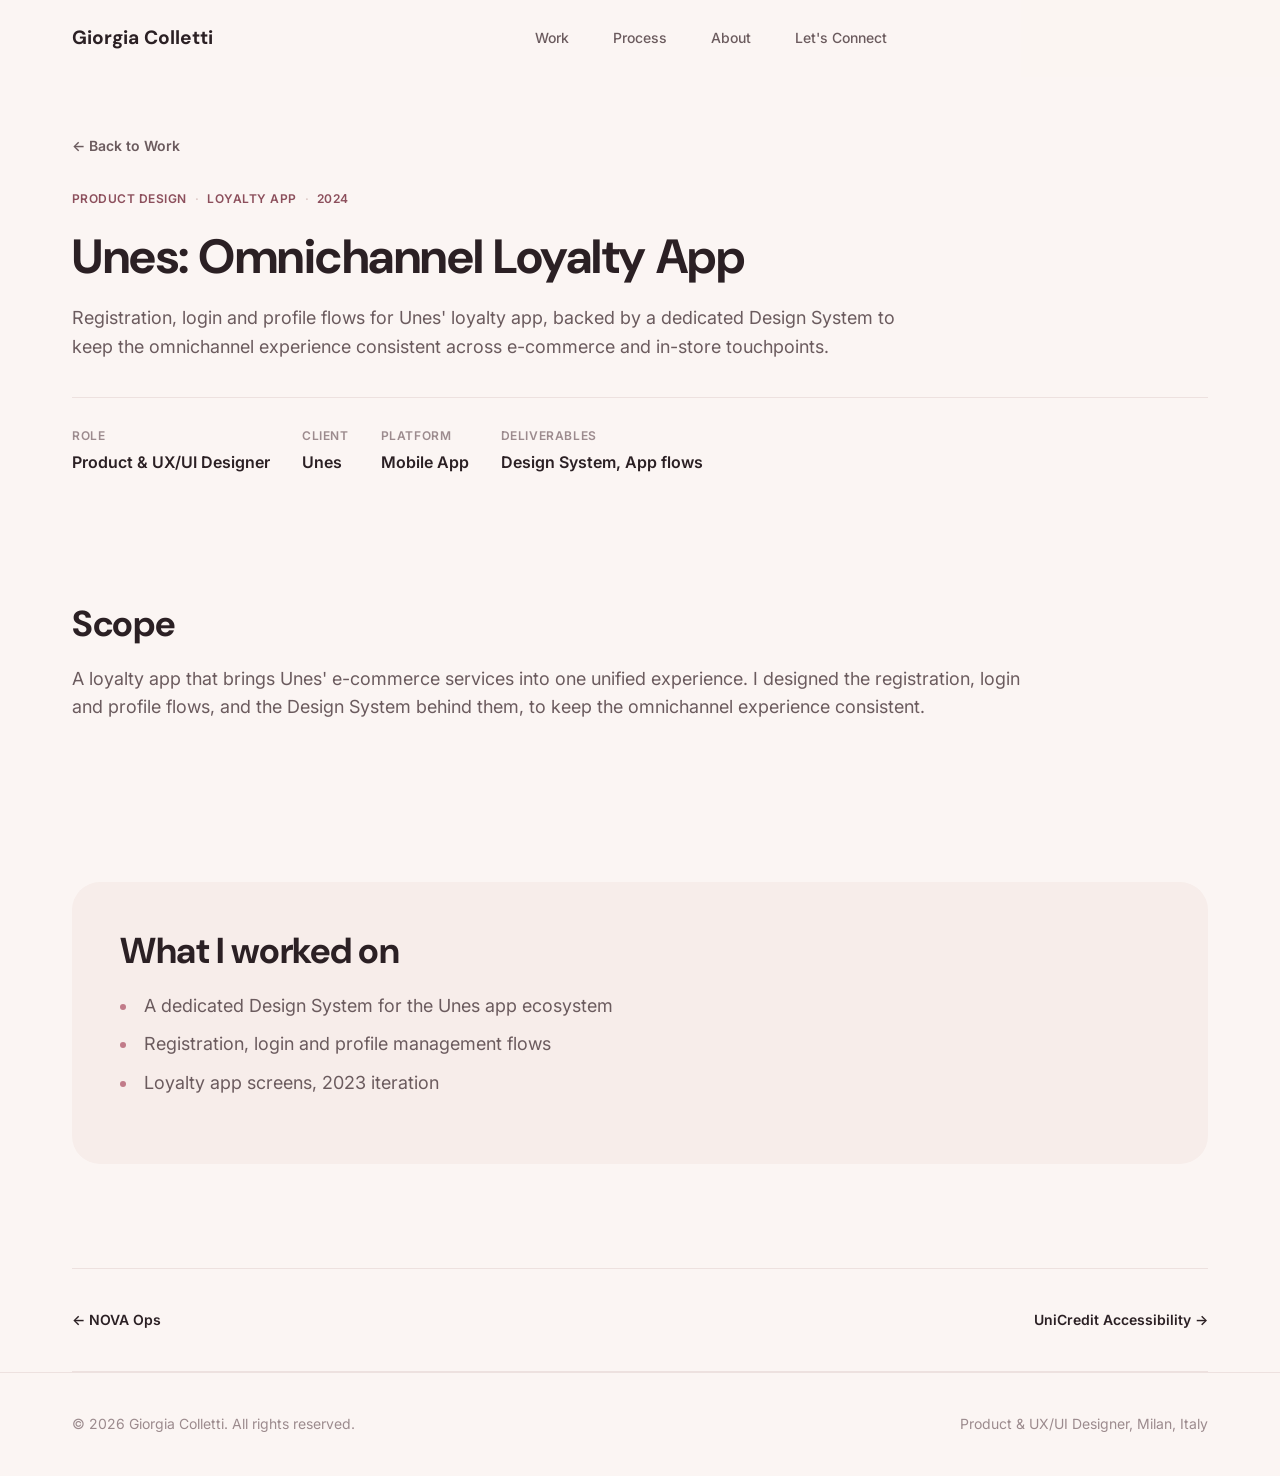
<file: work/unes-loyalty.html>
<!doctype html>
<html lang="en">
<head>
<meta charset="UTF-8">
<meta name="viewport" content="width=device-width, initial-scale=1.0">
<title>Unes: Omnichannel Loyalty App | Giorgia Colletti</title>
<meta name="description" content="Designing registration, login and profile flows for Unes' loyalty app, backed by a dedicated Design System.">
<link rel="preconnect" href="https://fonts.googleapis.com">
<link rel="preconnect" href="https://fonts.gstatic.com" crossorigin>
<link href="https://fonts.googleapis.com/css2?family=DM+Sans:wght@500;700;800&family=Inter:wght@400;500;600;700&display=swap" rel="stylesheet">
<link rel="stylesheet" href="../css/styles.css">
</head>
<body>

<header class="navbar" id="navbar">
  <div class="container navbar-inner">
    <a href="../index.html#home" class="logo">Giorgia Colletti</a>
    <nav class="nav-links" id="navLinks">
      <a href="../index.html#work">Work</a>
      <a href="../index.html#process">Process</a>
      <a href="../index.html#about">About</a>
      <a href="../index.html#contact">Let's Connect</a>
    </nav>
    <div class="nav-actions">
      <button class="nav-toggle" id="navToggle" aria-label="Toggle menu" aria-expanded="false" aria-controls="navLinks">
        <span></span>
      </button>
    </div>
  </div>
</header>

<main>
  <section class="case-hero">
    <div class="container">
      <a href="../index.html#work" class="back-link">← Back to Work</a>
      <div class="case-tags"><span>Product Design</span><span>Loyalty App</span><span>2024</span></div>
      <h1>Unes: Omnichannel Loyalty App</h1>
      <p class="case-subtitle">
        Registration, login and profile flows for Unes' loyalty app, backed by a dedicated Design
        System to keep the omnichannel experience consistent across e-commerce and in-store touchpoints.
      </p>
      <div class="case-meta-row">
        <div><span class="label">Role</span><span class="value">Product &amp; UX/UI Designer</span></div>
        <div><span class="label">Client</span><span class="value">Unes</span></div>
        <div><span class="label">Platform</span><span class="value">Mobile App</span></div>
        <div><span class="label">Deliverables</span><span class="value">Design System, App flows</span></div>
      </div>
    </div>
  </section>

  <section>
    <div class="container">
      <div class="case-block reveal">
        <h2>Scope</h2>
        <p>
          A loyalty app that brings Unes' e-commerce services into one unified experience. I
          designed the registration, login and profile flows, and the Design System behind them,
          to keep the omnichannel experience consistent.
        </p>
      </div>
    </div>
  </section>

  <section>
    <div class="container">
      <div class="case-block alt-bg reveal">
        <h2>What I worked on</h2>
        <ul>
          <li>A dedicated Design System for the Unes app ecosystem</li>
          <li>Registration, login and profile management flows</li>
          <li>Loyalty app screens, 2023 iteration</li>
        </ul>
      </div>
    </div>
  </section>

  <div class="container">
    <div class="case-nav">
      <a href="nova-ops.html">← NOVA Ops</a>
      <a href="unicredit-accessibility.html">UniCredit Accessibility →</a>
    </div>
  </div>
</main>

<footer>
  <div class="container footer-inner">
    <span>© <span id="year"></span> Giorgia Colletti. All rights reserved.</span>
    <span>Product &amp; UX/UI Designer, Milan, Italy</span>
  </div>
</footer>

<script src="../js/main.js"></script>
</body>
</html>
</file>
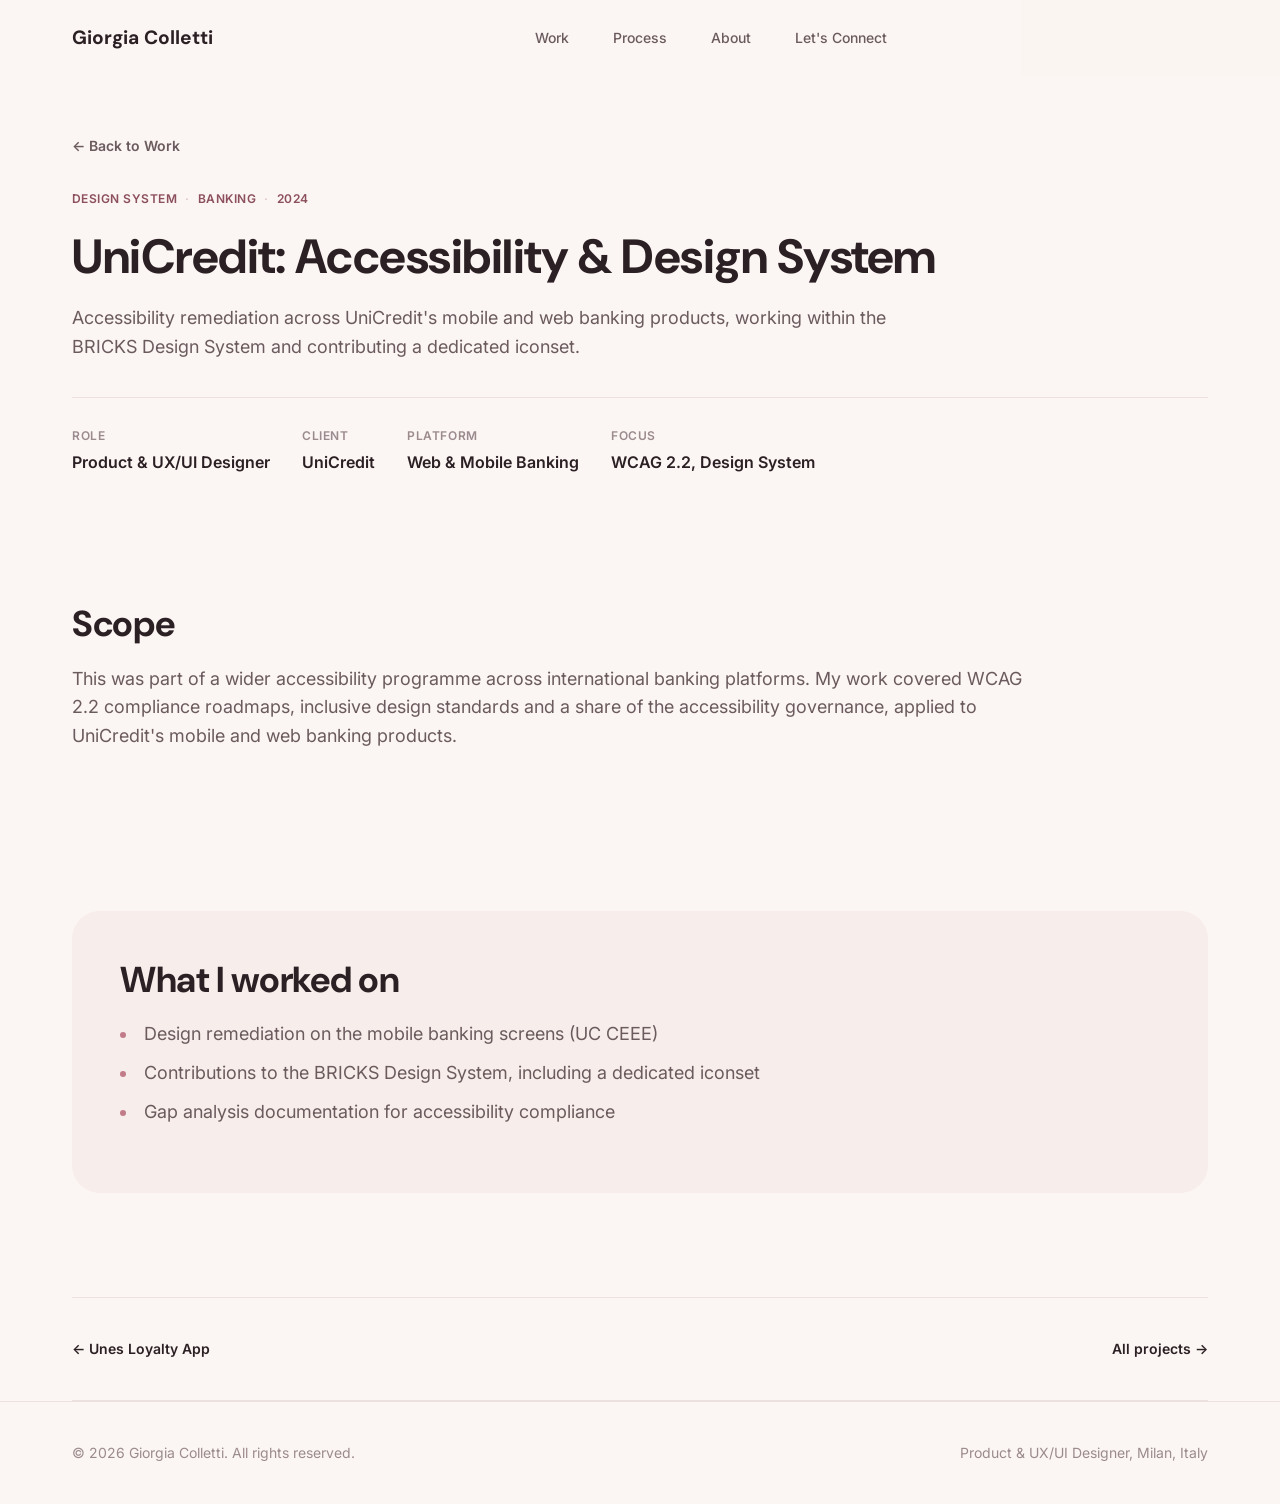
<file: work/unicredit-accessibility.html>
<!doctype html>
<html lang="en">
<head>
<meta charset="UTF-8">
<meta name="viewport" content="width=device-width, initial-scale=1.0">
<title>UniCredit: Accessibility &amp; Design System | Giorgia Colletti</title>
<meta name="description" content="Accessibility remediation and Design System work across UniCredit's banking products.">
<link rel="preconnect" href="https://fonts.googleapis.com">
<link rel="preconnect" href="https://fonts.gstatic.com" crossorigin>
<link href="https://fonts.googleapis.com/css2?family=DM+Sans:wght@500;700;800&family=Inter:wght@400;500;600;700&display=swap" rel="stylesheet">
<link rel="stylesheet" href="../css/styles.css">
</head>
<body>

<header class="navbar" id="navbar">
  <div class="container navbar-inner">
    <a href="../index.html#home" class="logo">Giorgia Colletti</a>
    <nav class="nav-links" id="navLinks">
      <a href="../index.html#work">Work</a>
      <a href="../index.html#process">Process</a>
      <a href="../index.html#about">About</a>
      <a href="../index.html#contact">Let's Connect</a>
    </nav>
    <div class="nav-actions">
      <button class="nav-toggle" id="navToggle" aria-label="Toggle menu" aria-expanded="false" aria-controls="navLinks">
        <span></span>
      </button>
    </div>
  </div>
</header>

<main>
  <section class="case-hero">
    <div class="container">
      <a href="../index.html#work" class="back-link">← Back to Work</a>
      <div class="case-tags"><span>Design System</span><span>Banking</span><span>2024</span></div>
      <h1>UniCredit: Accessibility &amp; Design System</h1>
      <p class="case-subtitle">
        Accessibility remediation across UniCredit's mobile and web banking products, working within
        the BRICKS Design System and contributing a dedicated iconset.
      </p>
      <div class="case-meta-row">
        <div><span class="label">Role</span><span class="value">Product &amp; UX/UI Designer</span></div>
        <div><span class="label">Client</span><span class="value">UniCredit</span></div>
        <div><span class="label">Platform</span><span class="value">Web &amp; Mobile Banking</span></div>
        <div><span class="label">Focus</span><span class="value">WCAG 2.2, Design System</span></div>
      </div>
    </div>
  </section>

  <section>
    <div class="container">
      <div class="case-block reveal">
        <h2>Scope</h2>
        <p>
          This was part of a wider accessibility programme across international banking platforms.
          My work covered WCAG 2.2 compliance roadmaps, inclusive design standards and a share of
          the accessibility governance, applied to UniCredit's mobile and web banking products.
        </p>
      </div>
    </div>
  </section>

  <section>
    <div class="container">
      <div class="case-block alt-bg reveal">
        <h2>What I worked on</h2>
        <ul>
          <li>Design remediation on the mobile banking screens (UC CEEE)</li>
          <li>Contributions to the BRICKS Design System, including a dedicated iconset</li>
          <li>Gap analysis documentation for accessibility compliance</li>
        </ul>
      </div>
    </div>
  </section>

  <div class="container">
    <div class="case-nav">
      <a href="unes-loyalty.html">← Unes Loyalty App</a>
      <a href="../index.html#work">All projects →</a>
    </div>
  </div>
</main>

<footer>
  <div class="container footer-inner">
    <span>© <span id="year"></span> Giorgia Colletti. All rights reserved.</span>
    <span>Product &amp; UX/UI Designer, Milan, Italy</span>
  </div>
</footer>

<script src="../js/main.js"></script>
</body>
</html>
</file>
<file: css/styles.css>
/* ==========================================================================
   Giorgia Colletti — Portfolio
   Design tokens
   ========================================================================== */

:root {
  /* Color — soft, calm, pink-leaning palette */
  --color-bg: #FBF5F3;
  --color-surface: #FFFFFF;
  --color-surface-alt: #F7EDEA;

  --color-primary: #C17B89;        /* dusty rose — main accent */
  --color-primary-dark: #8C4F5C;   /* deep mauve — hover/active */
  --color-primary-light: #F1D9DC;  /* pale pink — badges/backgrounds */
  --color-accent: #E8B4B8;         /* soft pink — blobs/gradients */
  --color-accent-soft: #F6E3E1;

  --color-ink: #2B2024;            /* warm near-black — headings/body */
  --color-ink-soft: #6B5B5E;       /* secondary text */
  --color-ink-faint: #9C8B8E;      /* tertiary text / placeholders */

  --color-border: #EDE1DF;
  --color-border-strong: #DEC9C6;

  /* Typography */
  --font-heading: 'DM Sans', 'Inter', sans-serif;
  --font-body: 'Inter', sans-serif;

  --fs-display: clamp(2.75rem, 5vw + 1rem, 4.5rem);
  --fs-h1: clamp(2.25rem, 3.5vw + 1rem, 3rem);
  --fs-h2: clamp(1.75rem, 2.5vw + 1rem, 2.25rem);
  --fs-h3: 1.25rem;
  --fs-body-lg: 1.125rem;
  --fs-body: 1rem;
  --fs-sm: 0.875rem;
  --fs-xs: 0.75rem;

  /* Radius */
  --radius-sm: 12px;
  --radius-md: 20px;
  --radius-lg: 28px;
  --radius-pill: 999px;

  /* Shadow */
  --shadow-sm: 0 2px 8px rgba(43, 32, 36, 0.06);
  --shadow-md: 0 12px 32px -8px rgba(43, 32, 36, 0.14);
  --shadow-lg: 0 24px 60px -16px rgba(43, 32, 36, 0.20);

  /* Spacing */
  --section-gap: 80px;
  --section-gap-mobile: 56px;
  --container-width: 1200px;
  --container-pad: 32px;

  /* Motion */
  --ease: cubic-bezier(0.22, 1, 0.36, 1);
  --transition-fast: 180ms var(--ease);
  --transition-base: 320ms var(--ease);
}

@media (max-width: 640px) {
  :root {
    --container-pad: 20px;
  }
}

/* ==========================================================================
   Reset
   ========================================================================== */

*, *::before, *::after { box-sizing: border-box; }

html {
  -webkit-text-size-adjust: 100%;
}

body {
  margin: 0;
  background: var(--color-bg);
  color: var(--color-ink);
  font-family: var(--font-body);
  font-size: var(--fs-body);
  line-height: 1.6;
  -webkit-font-smoothing: antialiased;
}

img, svg { display: block; max-width: 100%; }

a { color: inherit; text-decoration: none; }

button { font: inherit; cursor: pointer; border: none; background: none; color: inherit; }

ul { list-style: none; margin: 0; padding: 0; }

h1, h2, h3, h4 {
  font-family: var(--font-heading);
  font-weight: 700;
  line-height: 1.15;
  margin: 0;
  letter-spacing: -0.01em;
}

p { margin: 0; }

input, textarea, select {
  font: inherit;
  color: inherit;
}

:focus-visible {
  outline: 2px solid var(--color-primary-dark);
  outline-offset: 3px;
  border-radius: 4px;
}

/* ==========================================================================
   Layout utilities
   ========================================================================== */

.container {
  width: 100%;
  max-width: var(--container-width);
  margin-inline: auto;
  padding-inline: var(--container-pad);
}

section {
  padding-block: var(--section-gap);
}

@media (max-width: 768px) {
  section { padding-block: var(--section-gap-mobile); }
}

.section-head {
  max-width: 640px;
  margin-bottom: 48px;
}

.eyebrow {
  display: inline-flex;
  align-items: center;
  gap: 8px;
  font-size: var(--fs-xs);
  font-weight: 600;
  letter-spacing: 0.08em;
  text-transform: uppercase;
  color: var(--color-primary-dark);
  background: var(--color-primary-light);
  padding: 6px 14px;
  border-radius: var(--radius-pill);
  margin-bottom: 16px;
}

.section-head h2 {
  font-size: var(--fs-h2);
  margin-bottom: 12px;
}

.section-head p {
  color: var(--color-ink-soft);
  font-size: var(--fs-body-lg);
}

/* Buttons */

.btn {
  display: inline-flex;
  align-items: center;
  justify-content: center;
  gap: 8px;
  min-height: 44px;
  padding: 12px 28px;
  border-radius: var(--radius-pill);
  font-weight: 600;
  font-size: var(--fs-body);
  transition: transform var(--transition-fast), box-shadow var(--transition-fast), background var(--transition-fast), color var(--transition-fast);
  white-space: nowrap;
}

.btn-primary {
  background: var(--color-primary-dark);
  color: #fff;
  box-shadow: var(--shadow-md);
}

.btn-primary:hover { transform: translateY(-2px); box-shadow: var(--shadow-lg); }

.btn-secondary {
  background: var(--color-surface);
  color: var(--color-ink);
  border: 1.5px solid var(--color-border-strong);
}

.btn-secondary:hover {
  border-color: var(--color-primary-dark);
  color: var(--color-primary-dark);
  transform: translateY(-2px);
}

.btn-ghost {
  background: var(--color-primary-light);
  color: var(--color-primary-dark);
}

.btn-ghost:hover { background: var(--color-accent); }

/* Reveal-on-scroll */

.reveal {
  opacity: 0;
  transform: translateY(24px);
  transition: opacity 700ms var(--ease), transform 700ms var(--ease);
}

.reveal.is-visible {
  opacity: 1;
  transform: translateY(0);
}

@media (prefers-reduced-motion: reduce) {
  .reveal { opacity: 1; transform: none; transition: none; }
  html { scroll-behavior: auto; }
}

/* Placeholder graphic block (stand-in for real photos/screenshots) */

.placeholder {
  position: relative;
  display: flex;
  flex-direction: column;
  align-items: center;
  justify-content: center;
  gap: 8px;
  background:
    repeating-linear-gradient(135deg, rgba(140, 79, 92, 0.06) 0 2px, transparent 2px 12px),
    linear-gradient(155deg, var(--color-accent-soft), var(--color-primary-light));
  border: 1.5px dashed var(--color-border-strong);
  color: var(--color-primary-dark);
  text-align: center;
  overflow: hidden;
}

.placeholder .placeholder-icon { font-size: 1.75rem; opacity: 0.7; }

.placeholder .placeholder-label {
  font-size: var(--fs-xs);
  font-weight: 600;
  letter-spacing: 0.03em;
  max-width: 80%;
}

/* ==========================================================================
   Navbar
   ========================================================================== */

.navbar {
  position: sticky;
  top: 0;
  z-index: 100;
  background: rgba(251, 245, 243, 0.7);
  border-bottom: 1px solid transparent;
  transition: background var(--transition-base), border-color var(--transition-base), box-shadow var(--transition-base);
}

.navbar.is-scrolled {
  background: rgba(251, 245, 243, 0.82);
  backdrop-filter: blur(14px) saturate(140%);
  -webkit-backdrop-filter: blur(14px) saturate(140%);
  border-bottom-color: var(--color-border);
  box-shadow: var(--shadow-sm);
}

.navbar-inner {
  display: flex;
  align-items: center;
  justify-content: space-between;
  height: 76px;
}

.logo {
  display: flex;
  align-items: center;
  font-family: var(--font-heading);
  font-weight: 700;
  font-size: 1.2rem;
  color: var(--color-ink);
}

.nav-links {
  display: flex;
  align-items: center;
  gap: 40px;
}

.nav-links a {
  font-size: var(--fs-sm);
  font-weight: 500;
  color: var(--color-ink-soft);
  position: relative;
  padding: 10px 2px;
  transition: color var(--transition-fast);
}

.nav-links a:hover { color: var(--color-ink); }

.nav-links a::after {
  content: '';
  position: absolute;
  left: 0; right: 0; bottom: 4px;
  height: 2px;
  background: var(--color-primary-dark);
  transform: scaleX(0);
  transform-origin: left;
  transition: transform var(--transition-fast);
}

.nav-links a:hover::after { transform: scaleX(1); }

.nav-links a.is-active { color: var(--color-ink); }
.nav-links a.is-active::after { transform: scaleX(1); }

.nav-actions { display: flex; align-items: center; gap: 20px; }

.nav-toggle {
  display: none;
  width: 44px;
  height: 44px;
  align-items: center;
  justify-content: center;
  border-radius: var(--radius-sm);
}

.nav-toggle span,
.nav-toggle span::before,
.nav-toggle span::after {
  content: '';
  display: block;
  width: 20px;
  height: 2px;
  background: var(--color-ink);
  position: relative;
  transition: transform var(--transition-fast), opacity var(--transition-fast);
}

.nav-toggle span::before { position: absolute; top: -6px; }
.nav-toggle span::after { position: absolute; top: 6px; }

.nav-toggle.is-active span { background: transparent; }
.nav-toggle.is-active span::before { transform: translateY(6px) rotate(45deg); }
.nav-toggle.is-active span::after { transform: translateY(-6px) rotate(-45deg); }

@media (max-width: 860px) {
  .nav-links {
    position: fixed;
    inset: 76px 0 0 0;
    background: var(--color-bg);
    flex-direction: column;
    justify-content: flex-start;
    padding: 32px var(--container-pad);
    gap: 8px;
    transform: translateY(-8px);
    opacity: 0;
    pointer-events: none;
    transition: opacity var(--transition-base), transform var(--transition-base);
  }
  .nav-links.is-open {
    opacity: 1;
    transform: translateY(0);
    pointer-events: auto;
  }
  .nav-links a { width: 100%; padding: 14px 4px; font-size: 1.05rem; border-bottom: 1px solid var(--color-border); }
  .nav-toggle { display: flex; }
}

/* ==========================================================================
   Hero
   ========================================================================== */

.hero {
  padding-top: 72px;
  overflow: hidden;
}

.hero-grid {
  display: grid;
  grid-template-columns: 1.05fr 0.95fr;
  gap: 48px;
  align-items: center;
}

.hero-eyebrow {
  display: inline-flex;
  align-items: center;
  gap: 8px;
  font-size: var(--fs-xs);
  font-weight: 600;
  letter-spacing: 0.08em;
  text-transform: uppercase;
  color: var(--color-primary-dark);
  margin-bottom: 20px;
}

.hero-eyebrow .dot {
  width: 8px; height: 8px; border-radius: 50%;
  background: var(--color-primary);
  box-shadow: 0 0 0 4px var(--color-primary-light);
}

.hero h1 {
  font-size: var(--fs-display);
  color: var(--color-ink);
  margin-bottom: 24px;
}

.hero h1 .hero-h1-sub {
  display: block;
  margin-top: 16px;
  font-size: clamp(1.25rem, 1.6vw + 0.6rem, 1.75rem);
  font-weight: 500;
  line-height: 1.3;
  letter-spacing: -0.01em;
  color: var(--color-ink-soft);
}

.hero h1 em {
  font-style: normal;
  color: var(--color-primary-dark);
  position: relative;
}

.hero-subtitle {
  font-size: var(--fs-body-lg);
  color: var(--color-ink-soft);
  max-width: 520px;
  margin-bottom: 36px;
}

.hero-ctas { display: flex; flex-wrap: wrap; gap: 16px; margin-bottom: 40px; }

.hero-meta {
  display: flex;
  gap: 32px;
  flex-wrap: wrap;
}

.hero-meta div { display: flex; flex-direction: column; gap: 2px; }

.hero-meta strong { font-family: var(--font-heading); font-size: 1.4rem; color: var(--color-ink); }
.hero-meta span { font-size: var(--fs-xs); color: var(--color-ink-faint); text-transform: uppercase; letter-spacing: 0.05em; }

/* Hero visual */

.hero-visual { position: relative; }

.hero-panel {
  position: relative;
  aspect-ratio: 1.08 / 1;
}

.hero-slide {
  position: absolute;
  inset: 0;
  display: flex;
  align-items: center;
  justify-content: center;
  padding: 0 0 12%;
  opacity: 0;
  visibility: hidden;
  transform: translateY(10px) scale(0.985);
  transition: opacity 700ms var(--ease), transform 700ms var(--ease), visibility 0s linear 700ms;
}

.hero-slide.is-active {
  opacity: 1;
  visibility: visible;
  transform: none;
  transition-delay: 0s;
}

.hero-shot {
  margin: 0;
  width: 94%;
  background: var(--color-surface);
  overflow: hidden;
  border-radius: 14px;
  box-shadow: 0 24px 48px -16px rgba(60, 30, 40, 0.28), 0 2px 6px rgba(60, 30, 40, 0.08);
}

.hero-shot img { display: block; width: 100%; height: auto; }

.shot-bar {
  display: flex;
  gap: 6px;
  padding: 9px 12px;
  background: #f1ecea;
  border-bottom: 1px solid var(--color-border);
}

.shot-bar i { width: 8px; height: 8px; border-radius: 50%; background: #d9cfcc; }

.hero-shot-pv {
  width: 100%;
  height: auto;
  filter: drop-shadow(0 22px 22px rgba(60, 30, 40, 0.25));
}

.hero-dots {
  position: absolute;
  left: 50%;
  bottom: 0;
  transform: translateX(-50%);
  display: flex;
  gap: 4px;
  z-index: 2;
}

.hero-dots button {
  position: relative;
  width: 28px;
  height: 28px;
  border: 0;
  background: transparent;
  cursor: pointer;
}

.hero-dots button::after {
  content: '';
  position: absolute;
  inset: 10px;
  border-radius: 50%;
  background: var(--color-primary);
  opacity: 0.35;
  transition: opacity var(--transition-fast), transform var(--transition-fast);
}

.hero-dots button.is-active::after { opacity: 1; transform: scale(1.3); }

@keyframes hero-float {
  0%, 100% { transform: translateY(0); }
  50% { transform: translateY(-10px); }
}

.hero-slide.is-active .hero-shot,
.hero-slide.is-active .hero-shot-pv {
  animation: hero-float 6s ease-in-out infinite;
}

@media (prefers-reduced-motion: reduce) {
  .hero-slide { transition: none; transform: none; }
  .hero-slide.is-active .hero-shot,
  .hero-slide.is-active .hero-shot-pv { animation: none; }
}

@media (max-width: 960px) {
  .hero-grid { grid-template-columns: 1fr; }
  .hero-visual { margin-top: 24px; }
  .hero-panel { aspect-ratio: 1.1 / 1; }
}

@media (max-width: 520px) {
  .hero-ctas .btn { width: 100%; }
}

/* ==========================================================================
   Selected Work
   ========================================================================== */

.work-grid {
  display: grid;
  grid-template-columns: repeat(2, 1fr);
  gap: 32px;
}

.work-card {
  background: var(--color-surface);
  border: 1px solid var(--color-border);
  border-radius: var(--radius-lg);
  overflow: hidden;
  transition: transform var(--transition-base), box-shadow var(--transition-base);
  display: flex;
  flex-direction: column;
}

.work-card:hover { transform: translateY(-6px); box-shadow: var(--shadow-lg); }

.work-thumb { aspect-ratio: 16 / 10.5; width: 100%; }

.work-thumb.is-contain {
  position: relative;
  background: linear-gradient(155deg, var(--color-accent-soft), var(--color-primary-light));
}

.work-thumb.is-contain img {
  position: absolute;
  inset: 20px;
  width: calc(100% - 40px);
  height: calc(100% - 40px);
  object-fit: contain;
}

.work-body { padding: 28px; display: flex; flex-direction: column; gap: 14px; flex: 1; }

.work-tags {
  display: flex;
  gap: 8px;
  flex-wrap: wrap;
  font-size: var(--fs-xs);
  font-weight: 600;
  text-transform: uppercase;
  letter-spacing: 0.04em;
  color: var(--color-primary-dark);
}

.work-tags span::after { content: '·'; margin-left: 8px; color: var(--color-border-strong); }
.work-tags span:last-child::after { content: ''; }

.work-card h3 { font-size: var(--fs-h3); }

.work-card p.work-desc { color: var(--color-ink-soft); font-size: var(--fs-body); }

.work-metric {
  display: flex;
  align-items: baseline;
  gap: 8px;
  padding: 12px 16px;
  background: var(--color-surface-alt);
  border-radius: var(--radius-sm);
  font-size: var(--fs-sm);
  color: var(--color-ink-soft);
}

.work-metric strong {
  font-family: var(--font-heading);
  font-size: 1.1rem;
  color: var(--color-primary-dark);
}

.work-metric.is-placeholder {
  border: 1px dashed var(--color-border-strong);
  background: transparent;
  color: var(--color-ink-faint);
  font-style: italic;
}

.work-link {
  display: inline-flex;
  align-items: center;
  gap: 6px;
  min-height: 44px;
  font-weight: 600;
  font-size: var(--fs-sm);
  color: var(--color-ink);
  margin-top: auto;
  transition: gap var(--transition-fast), color var(--transition-fast);
}

.work-link:hover { gap: 10px; color: var(--color-primary-dark); }

@media (max-width: 860px) {
  .work-grid { grid-template-columns: 1fr; }
}

/* ==========================================================================
   Process
   ========================================================================== */

.process-track {
  position: relative;
  display: grid;
  grid-template-columns: repeat(4, 1fr);
  gap: 24px;
}

.process-track::before {
  content: '';
  position: absolute;
  top: 32px;
  left: 8%;
  right: 8%;
  height: 2px;
  background: repeating-linear-gradient(to right, var(--color-border-strong) 0 8px, transparent 8px 16px);
  z-index: 0;
}

.process-step {
  position: relative;
  z-index: 1;
  display: flex;
  flex-direction: column;
  gap: 14px;
}

.process-icon {
  display: grid;
  place-items: center;
  width: 64px;
  height: 64px;
  border-radius: 50%;
  background: var(--color-surface);
  border: 1.5px solid var(--color-border-strong);
  font-family: var(--font-heading);
  font-size: 1.1rem;
  font-weight: 700;
  color: var(--color-primary-dark);
  box-shadow: var(--shadow-sm);
}

.process-step .step-index {
  font-family: var(--font-heading);
  font-size: var(--fs-xs);
  font-weight: 700;
  color: var(--color-primary-dark);
  letter-spacing: 0.08em;
}

.process-more { margin-top: 40px; }

.process-step h3 { font-size: 1.1rem; }
.process-step p { color: var(--color-ink-soft); font-size: var(--fs-sm); }

@media (max-width: 860px) {
  .process-track { grid-template-columns: 1fr; gap: 32px; }
  .process-track::before { display: none; }
}

/* ==========================================================================
   Skills
   ========================================================================== */

.skills-groups { display: flex; flex-direction: column; }

.skills-row {
  display: grid;
  grid-template-columns: 100px 1fr;
  gap: 20px;
  align-items: start;
  padding-block: 14px;
  border-bottom: 1px solid var(--color-border);
}

.skills-row:last-child { border-bottom: none; }

.skills-group-label {
  font-size: var(--fs-xs);
  font-weight: 700;
  text-transform: uppercase;
  letter-spacing: 0.06em;
  color: var(--color-ink-faint);
  padding-top: 7px;
}

.chip-row { display: flex; flex-wrap: wrap; gap: 8px; }

.chip {
  display: inline-flex;
  align-items: center;
  min-height: 34px;
  padding: 0 14px;
  border-radius: var(--radius-pill);
  background: var(--color-surface);
  border: 1.5px solid var(--color-border);
  font-size: 0.8125rem;
  font-weight: 500;
  transition: transform var(--transition-fast), border-color var(--transition-fast), background var(--transition-fast);
}

@media (max-width: 640px) {
  .skills-row { grid-template-columns: 1fr; gap: 8px; padding-block: 12px; }
  .skills-group-label { padding-top: 0; }
}

.chip:hover {
  transform: translateY(-2px);
  border-color: var(--color-primary);
  background: var(--color-primary-light);
}

/* ==========================================================================
   About
   ========================================================================== */

.about-grid {
  display: grid;
  grid-template-columns: 0.8fr 1.2fr;
  gap: 56px;
  align-items: center;
}

.about-photo {
  aspect-ratio: 4 / 5;
  border-radius: var(--radius-lg);
  overflow: hidden;
  box-shadow: var(--shadow-md);
}

.about-photo img { width: 100%; height: 100%; object-fit: cover; object-position: center 20%; }

.about-bio p { color: var(--color-ink-soft); font-size: var(--fs-body-lg); margin-bottom: 20px; }

.fun-facts { display: flex; flex-direction: column; gap: 12px; margin: 28px 0; }

.fun-fact {
  display: flex;
  align-items: flex-start;
  gap: 12px;
  font-size: var(--fs-body);
  color: var(--color-ink-soft);
}

.fun-fact .fact-icon {
  flex: none;
  display: grid;
  place-items: center;
  width: 32px; height: 32px;
  border-radius: 50%;
  background: var(--color-primary-light);
  color: var(--color-primary-dark);
  font-size: 0.95rem;
}

.fun-fact.is-placeholder { color: var(--color-ink-faint); font-style: italic; }

.about-links { display: flex; gap: 16px; }

@media (max-width: 860px) {
  .about-grid { grid-template-columns: 1fr; }
  .about-photo { max-width: 320px; margin-inline: auto; }
}

/* ==========================================================================
   Testimonials
   ========================================================================== */

.testimonial-grid {
  display: grid;
  grid-template-columns: repeat(2, 1fr);
  gap: 28px;
}

.testimonial-card {
  background: var(--color-surface);
  border: 1px solid var(--color-border);
  border-radius: var(--radius-lg);
  padding: 32px;
  display: flex;
  flex-direction: column;
  gap: 20px;
}

.testimonial-card.is-placeholder {
  border-style: dashed;
  border-color: var(--color-border-strong);
  background: transparent;
  align-items: flex-start;
  justify-content: center;
  min-height: 220px;
  color: var(--color-ink-faint);
}

.testimonial-quote-mark {
  font-family: var(--font-heading);
  font-size: 2.5rem;
  color: var(--color-primary-light);
  line-height: 1;
}

.testimonial-text { font-size: var(--fs-body-lg); color: var(--color-ink); }

.testimonial-person { display: flex; align-items: center; gap: 12px; }

.testimonial-avatar {
  width: 44px; height: 44px;
  border-radius: 50%;
  flex: none;
}

.testimonial-person strong { display: block; font-size: var(--fs-sm); }
.testimonial-person span { display: block; font-size: var(--fs-xs); color: var(--color-ink-faint); }

@media (max-width: 860px) {
  .testimonial-grid { grid-template-columns: 1fr; }
}

/* ==========================================================================
   Contact
   ========================================================================== */

.contact-section { background: var(--color-surface-alt); border-radius: var(--radius-lg); }

.contact-grid {
  display: grid;
  grid-template-columns: 0.85fr 1.15fr;
  gap: 56px;
  padding: 64px;
}

.contact-grid.is-single {
  grid-template-columns: 1fr;
  max-width: 640px;
  margin-inline: auto;
  text-align: center;
}

.contact-ctas {
  display: flex;
  gap: 16px;
  flex-wrap: wrap;
  justify-content: center;
  margin-top: 8px;
}

.contact-info h2 { font-size: var(--fs-h2); margin-bottom: 16px; }
.contact-info p { color: var(--color-ink-soft); margin-bottom: 32px; }

.contact-direct {
  display: flex;
  align-items: center;
  gap: 12px;
  font-weight: 600;
  font-size: var(--fs-body-lg);
  margin-bottom: 24px;
}

.contact-direct .icon {
  display: grid; place-items: center;
  width: 44px; height: 44px;
  border-radius: 50%;
  background: var(--color-primary-light);
  color: var(--color-primary-dark);
}

.social-links { display: flex; gap: 12px; }

.social-links a {
  display: grid;
  place-items: center;
  width: 44px; height: 44px;
  border-radius: 50%;
  background: var(--color-surface);
  border: 1px solid var(--color-border);
  transition: transform var(--transition-fast), border-color var(--transition-fast);
}

.social-links a:hover { transform: translateY(-2px); border-color: var(--color-primary); }

.form-row { display: grid; grid-template-columns: 1fr 1fr; gap: 16px; margin-bottom: 16px; }

.field { display: flex; flex-direction: column; gap: 8px; margin-bottom: 16px; }

.field label { font-size: var(--fs-sm); font-weight: 600; }

.field input, .field select, .field textarea {
  min-height: 48px;
  padding: 12px 16px;
  border-radius: var(--radius-sm);
  border: 1.5px solid var(--color-border);
  background: var(--color-surface);
  transition: border-color var(--transition-fast);
}

.field textarea { min-height: 120px; resize: vertical; }

.field input:focus, .field select:focus, .field textarea:focus {
  border-color: var(--color-primary-dark);
  outline: none;
}

.form-note {
  font-size: var(--fs-xs);
  color: var(--color-ink-faint);
  margin-top: 12px;
}

@media (max-width: 860px) {
  .contact-grid { grid-template-columns: 1fr; padding: 40px 24px; }
  .form-row { grid-template-columns: 1fr; }
}

/* ==========================================================================
   Footer
   ========================================================================== */

footer {
  padding-block: 40px;
  border-top: 1px solid var(--color-border);
}

.footer-inner {
  display: flex;
  align-items: center;
  justify-content: space-between;
  flex-wrap: wrap;
  gap: 16px;
  font-size: var(--fs-sm);
  color: var(--color-ink-faint);
}

/* ==========================================================================
   Case Study pages
   ========================================================================== */

.case-hero {
  padding-top: 56px;
  padding-bottom: 48px;
}

.back-link {
  display: inline-flex;
  align-items: center;
  gap: 8px;
  font-size: var(--fs-sm);
  font-weight: 600;
  color: var(--color-ink-soft);
  margin-bottom: 32px;
  transition: color var(--transition-fast), gap var(--transition-fast);
}

.back-link:hover { color: var(--color-primary-dark); gap: 12px; }

.case-tags {
  display: flex;
  flex-wrap: wrap;
  gap: 8px;
  font-size: var(--fs-xs);
  font-weight: 600;
  text-transform: uppercase;
  letter-spacing: 0.04em;
  color: var(--color-primary-dark);
  margin-bottom: 20px;
}

.case-tags span::after { content: '·'; margin-left: 8px; color: var(--color-border-strong); }
.case-tags span:last-child::after { content: ''; }

.case-hero h1 {
  font-size: var(--fs-h1);
  max-width: 980px;
  margin-bottom: 20px;
}

.case-subtitle {
  font-size: var(--fs-body-lg);
  color: var(--color-ink-soft);
  max-width: 860px;
  margin-bottom: 36px;
}

.case-meta-row {
  display: flex;
  flex-wrap: wrap;
  gap: 32px;
  padding-top: 28px;
  border-top: 1px solid var(--color-border);
}

.case-meta-row div { display: flex; flex-direction: column; gap: 4px; }

.case-meta-row span.label {
  font-size: var(--fs-xs);
  font-weight: 600;
  text-transform: uppercase;
  letter-spacing: 0.05em;
  color: var(--color-ink-faint);
}

.case-meta-row span.value { font-size: var(--fs-body); font-weight: 600; color: var(--color-ink); }

.case-hero-image {
  width: 100%;
  aspect-ratio: 16 / 8;
  border-radius: var(--radius-lg);
  overflow: hidden;
  margin-bottom: 8px;
}

.case-hero-image img { width: 100%; height: 100%; object-fit: contain; }

.case-hero-image.is-device-demo {
  background: linear-gradient(155deg, var(--color-accent-soft), var(--color-primary-light));
  display: flex;
  align-items: center;
  justify-content: center;
  padding: 32px;
}

.case-hero-image.is-device-demo img {
  width: auto;
  height: 100%;
  object-fit: contain;
  border-radius: var(--radius-md);
  box-shadow: var(--shadow-lg);
}

.case-block { max-width: 960px; }

.case-block.is-wide { max-width: none; }

.case-block h2 {
  font-size: var(--fs-h2);
  margin-bottom: 20px;
}

.case-block h3 {
  font-size: 1.15rem;
  margin-bottom: 10px;
  margin-top: 28px;
}

.case-block p { color: var(--color-ink-soft); font-size: var(--fs-body-lg); margin-bottom: 18px; }

.case-block p:last-child { margin-bottom: 0; }

.case-block ul { margin: 0 0 18px; padding-left: 0; }

.case-block ul li {
  list-style: none;
  position: relative;
  padding-left: 24px;
  color: var(--color-ink-soft);
  font-size: var(--fs-body-lg);
  margin-bottom: 10px;
}

.case-block ul li::before {
  content: '';
  position: absolute;
  left: 0;
  top: 12px;
  width: 6px;
  height: 6px;
  border-radius: 50%;
  background: var(--color-primary);
}

.case-block.alt-bg {
  background: var(--color-surface-alt);
  border-radius: var(--radius-lg);
  padding: 48px;
  max-width: none;
}

@media (max-width: 640px) {
  .case-block.alt-bg { padding: 28px 20px; }
}

.case-quote-grid {
  display: grid;
  grid-template-columns: repeat(3, 1fr);
  gap: 20px;
  margin-top: 12px;
}

.case-quote-card {
  background: var(--color-surface);
  border: 1px solid var(--color-border);
  border-radius: var(--radius-md);
  padding: 20px;
  font-size: var(--fs-sm);
  color: var(--color-ink);
  font-style: italic;
}

@media (max-width: 860px) {
  .case-quote-grid { grid-template-columns: 1fr; }
}

.role-grid {
  display: grid;
  grid-template-columns: repeat(2, 1fr);
  gap: 20px;
  margin: 20px 0;
}

.role-card {
  background: var(--color-surface);
  border: 1px solid var(--color-border);
  border-radius: var(--radius-md);
  padding: 20px;
}

.role-card h4 { font-family: var(--font-heading); font-size: 1rem; margin-bottom: 6px; color: var(--color-ink); }
.role-card p { font-size: var(--fs-sm); margin-bottom: 0; }

@media (max-width: 640px) {
  .role-grid { grid-template-columns: 1fr; }
}

.process-timeline {
  display: flex;
  flex-direction: column;
  gap: 0;
}

.timeline-step {
  display: grid;
  grid-template-columns: 32px 1fr;
  gap: 20px;
  padding-bottom: 28px;
  min-height: 105px;
  position: relative;
}

.timeline-step:not(:last-child)::before {
  content: '';
  position: absolute;
  left: 15px;
  top: 32px;
  bottom: 0;
  width: 2px;
  background: var(--color-border-strong);
}

.timeline-dot {
  width: 32px;
  height: 32px;
  border-radius: 50%;
  background: var(--color-primary-light);
  color: var(--color-primary-dark);
  display: grid;
  place-items: center;
  font-weight: 700;
  font-size: var(--fs-sm);
  flex: none;
}

.timeline-step h4 { font-family: var(--font-heading); font-size: 1.05rem; margin-bottom: 6px; }
.timeline-step p { font-size: var(--fs-body); margin-bottom: 0; }

.outcome-block {
  border: 1.5px dashed var(--color-border-strong);
  border-radius: var(--radius-md);
  padding: 24px;
  color: var(--color-ink-faint);
  font-style: italic;
  font-size: var(--fs-body);
}

.case-nav {
  display: flex;
  justify-content: space-between;
  align-items: center;
  padding: 40px 0;
  border-top: 1px solid var(--color-border);
  border-bottom: 1px solid var(--color-border);
  margin-top: 24px;
}

.case-nav a {
  font-weight: 600;
  font-size: var(--fs-sm);
  color: var(--color-ink);
  transition: color var(--transition-fast);
}

.case-nav a:hover { color: var(--color-primary-dark); }

.case-block-lead {
  color: var(--color-ink-soft);
  font-size: var(--fs-body-lg);
  max-width: 700px;
  margin-bottom: 32px;
}

.ds-gallery {
  display: grid;
  grid-template-columns: repeat(auto-fit, minmax(240px, 1fr));
  gap: 24px;
}

.ds-card {
  display: flex;
  flex-direction: column;
  gap: 12px;
  opacity: 0;
  transform: translateY(18px);
  animation: ds-card-in 600ms var(--ease) forwards;
  animation-play-state: paused;
}

.reveal.is-visible .ds-card { animation-play-state: running; }

.ds-card:nth-child(1) { animation-delay: 60ms; }
.ds-card:nth-child(2) { animation-delay: 180ms; }
.ds-card:nth-child(3) { animation-delay: 300ms; }
.ds-card:nth-child(4) { animation-delay: 420ms; }

@keyframes ds-card-in {
  to { opacity: 1; transform: translateY(0); }
}

.ds-card-image {
  display: flex;
  align-items: center;
  justify-content: center;
  min-height: 220px;
  padding: 24px;
  background: var(--color-surface-alt);
  border: 1px solid var(--color-border);
  border-radius: var(--radius-md);
  transition: transform var(--transition-fast), box-shadow var(--transition-fast), border-color var(--transition-fast);
}

.ds-card:hover .ds-card-image {
  transform: translateY(-4px);
  box-shadow: var(--shadow-md);
  border-color: var(--color-primary);
}

.ds-card-image img,
.ds-card-image video {
  max-width: 100%;
  max-height: 260px;
  object-fit: contain;
}

.ds-gallery.is-tall .ds-card-image { min-height: 0; }
.ds-gallery.is-tall .ds-card-image img { max-height: 560px; }

.ds-caption {
  text-align: center;
  font-size: var(--fs-sm);
  font-weight: 600;
  color: var(--color-ink-soft);
}

@media (prefers-reduced-motion: reduce) {
  .ds-card { animation: none; opacity: 1; transform: none; }
}
</file>
